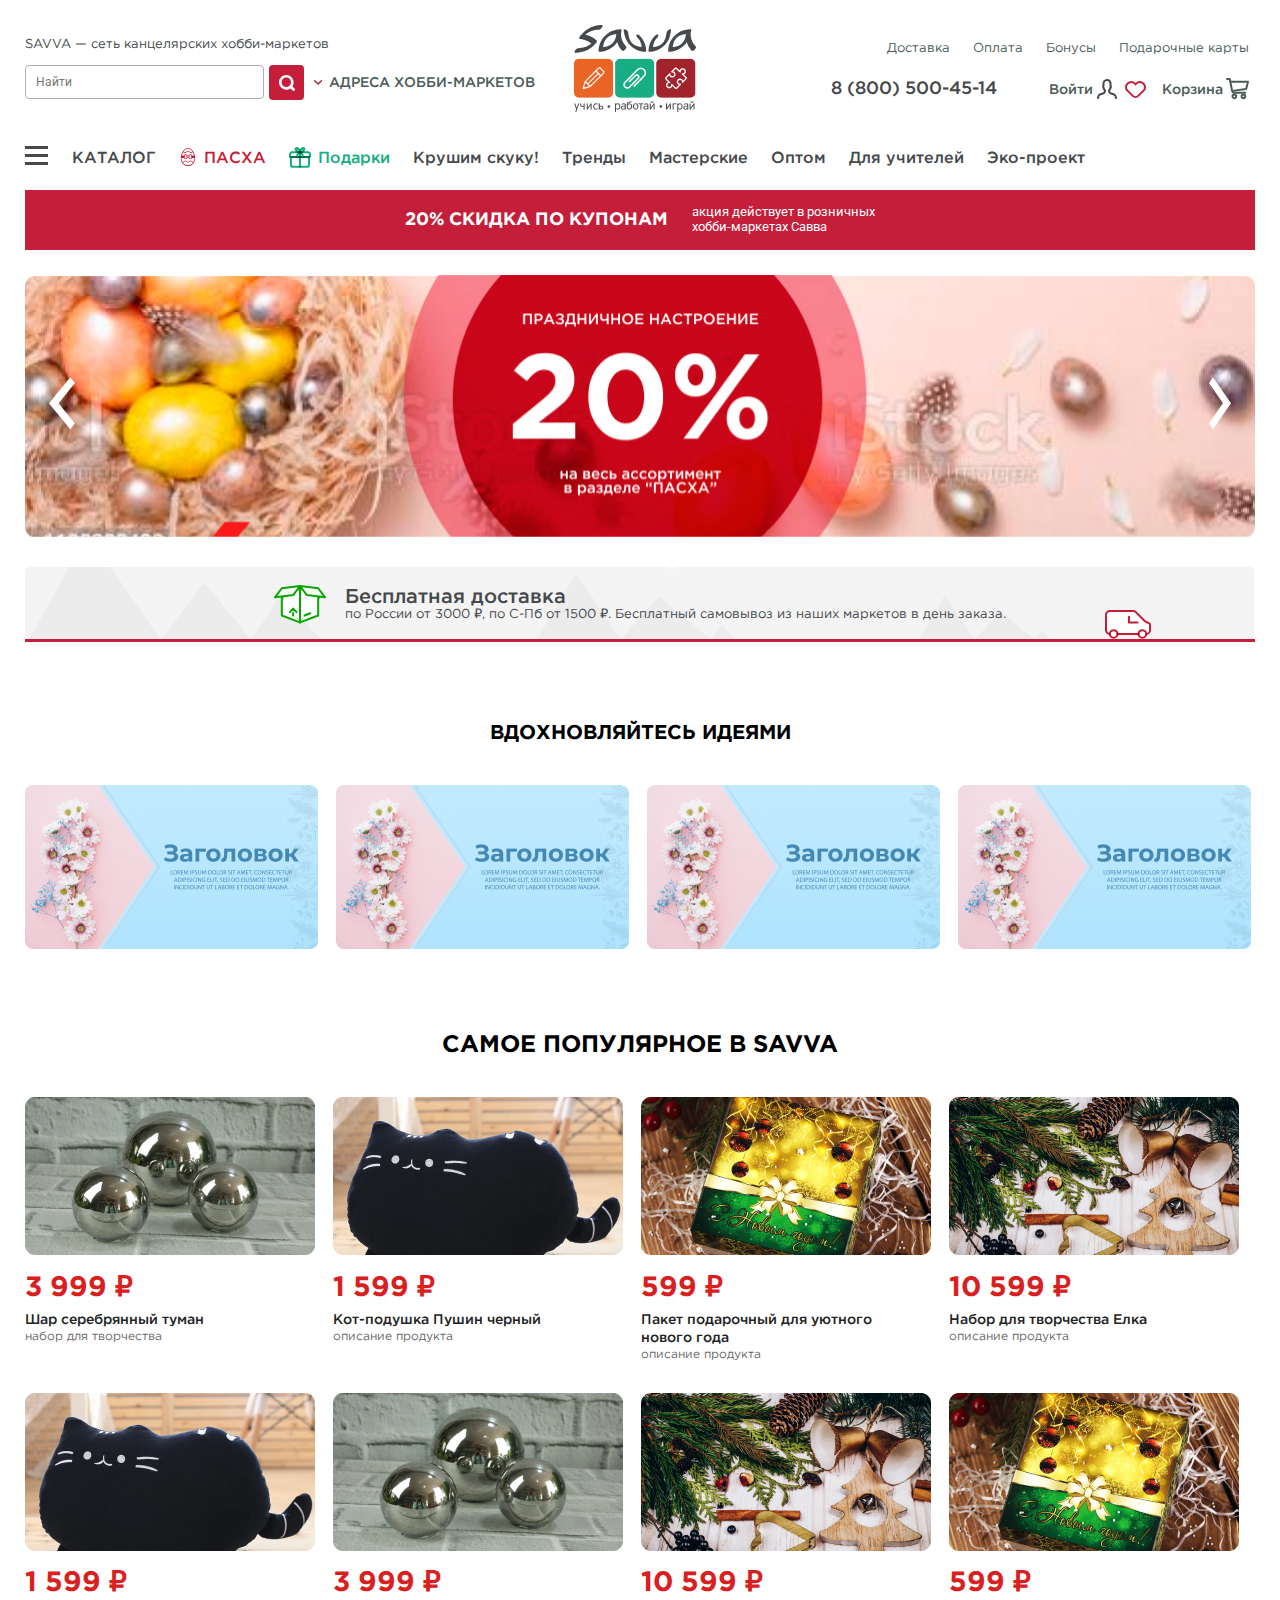
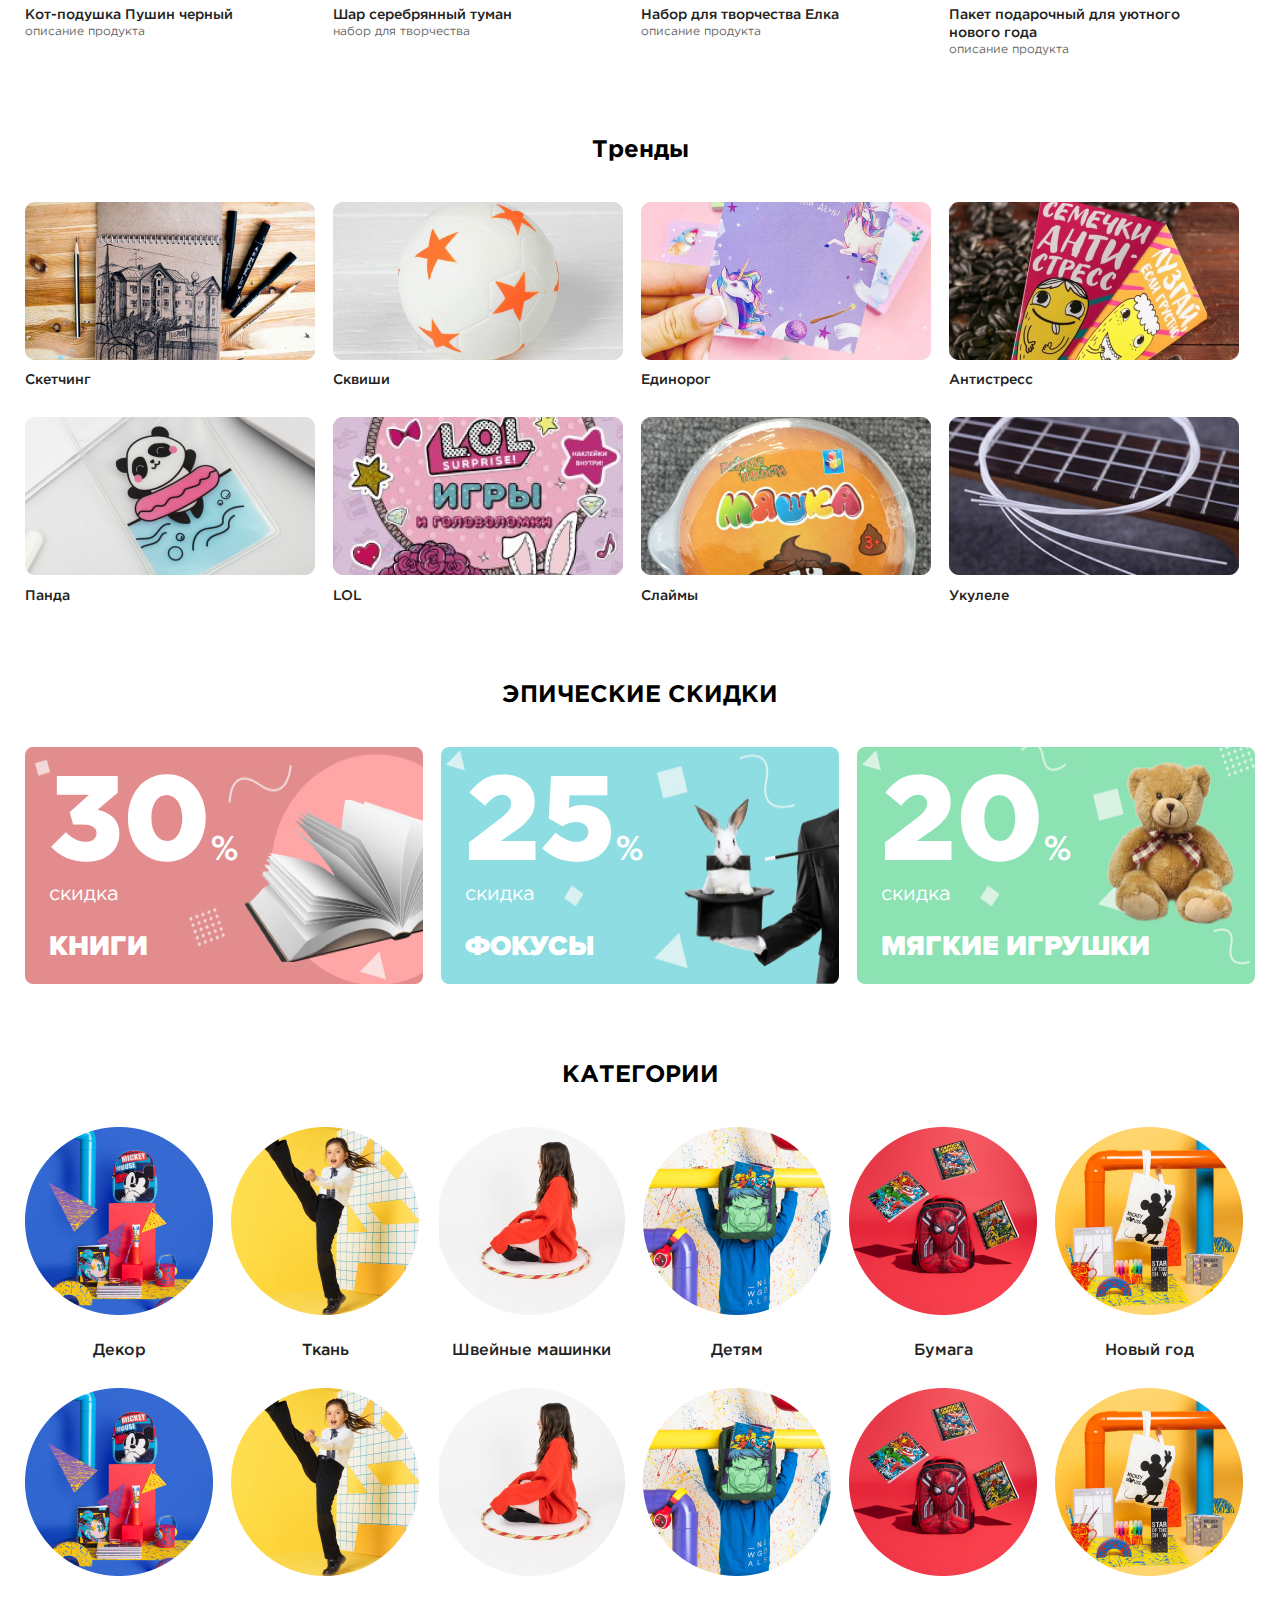
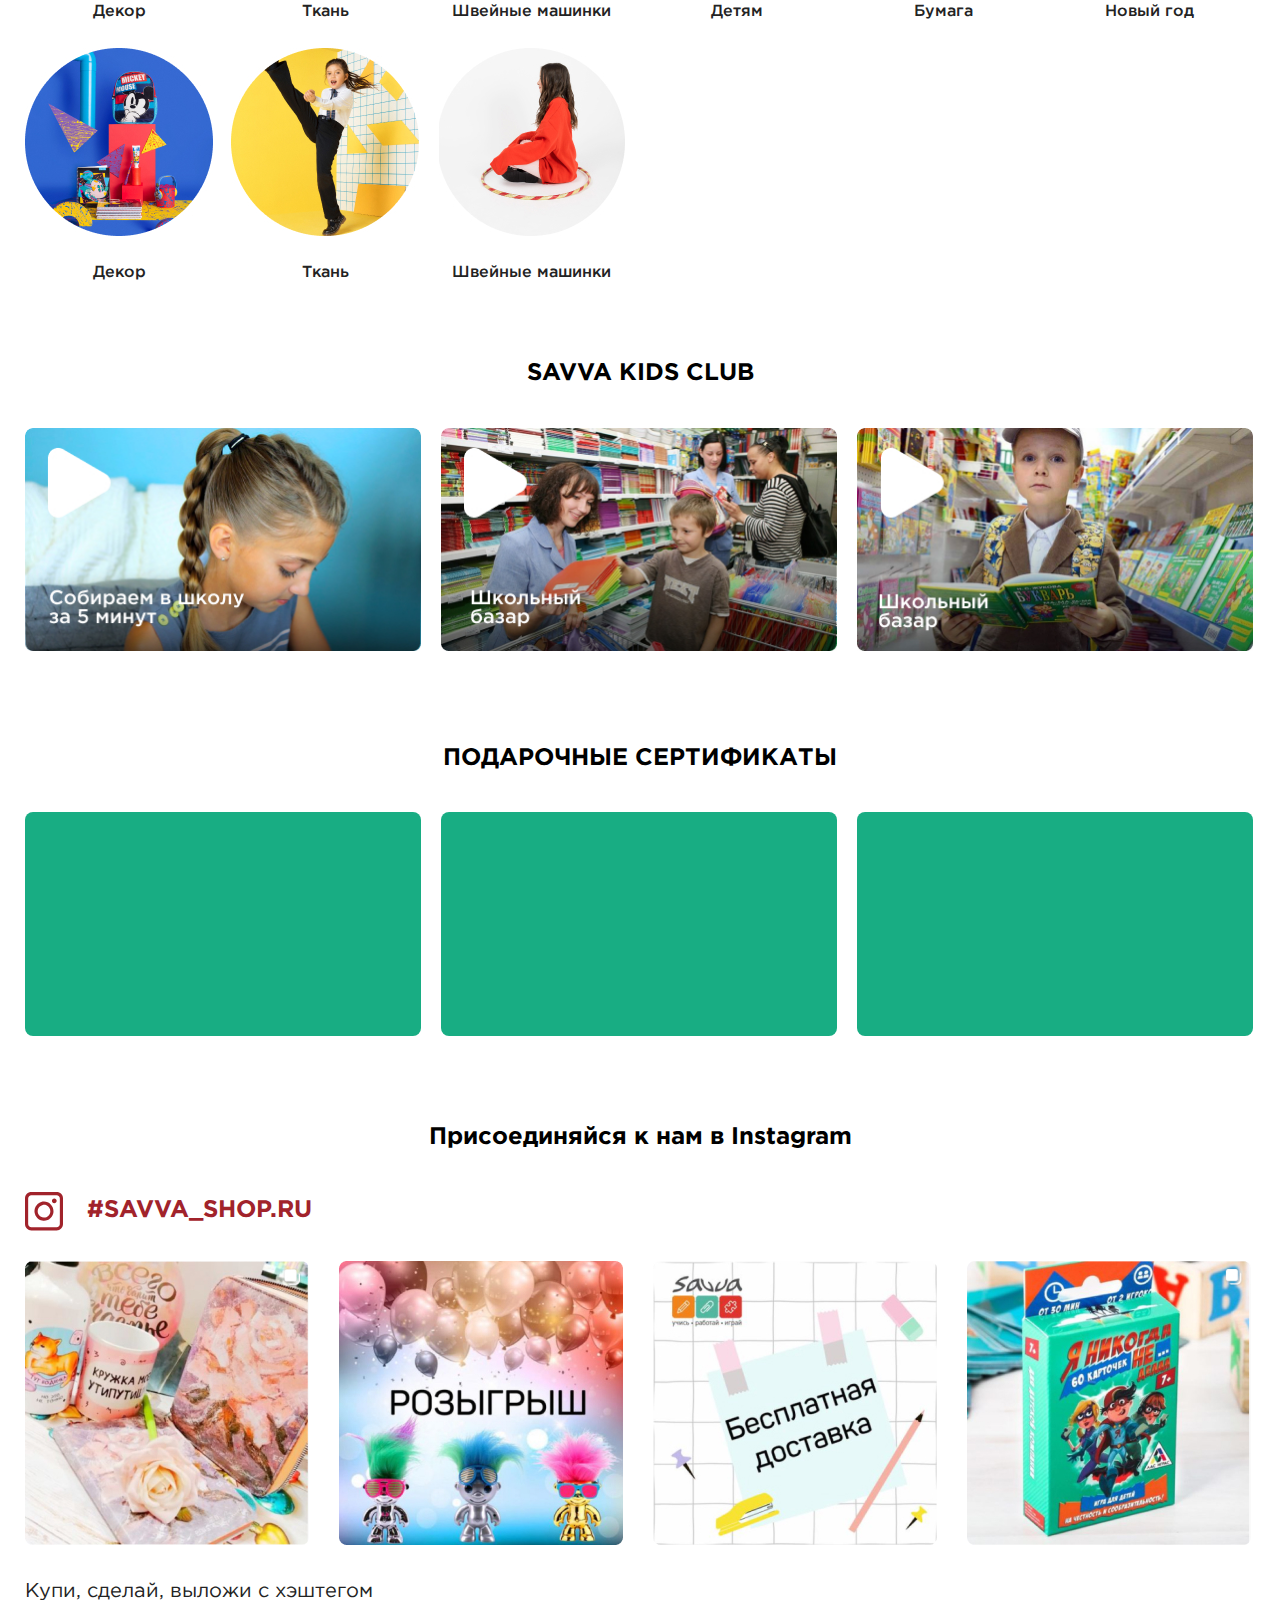
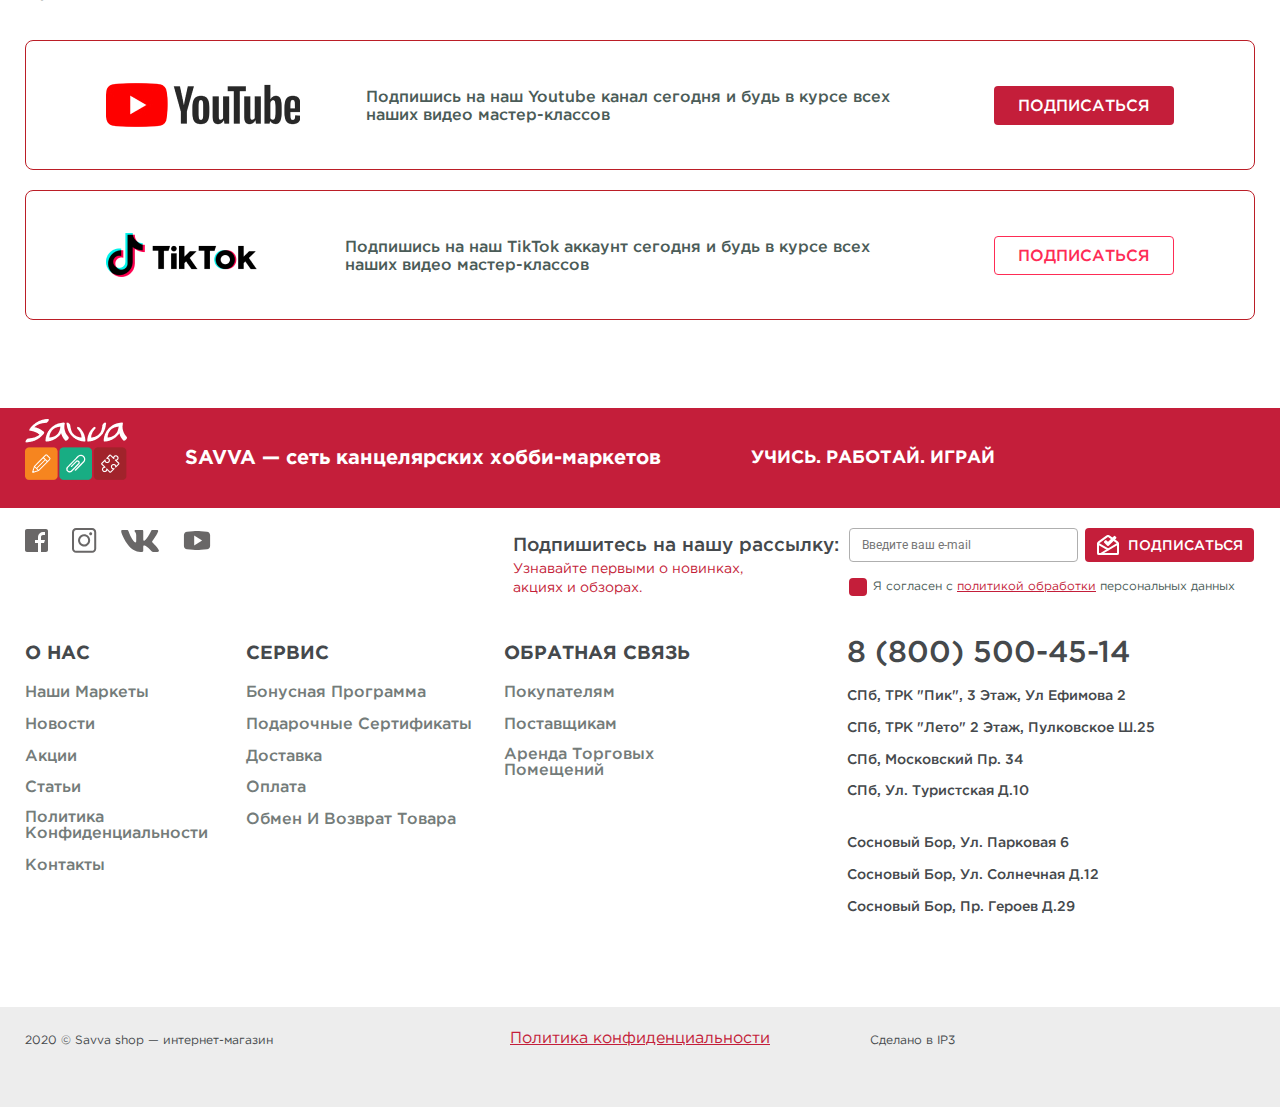
<file: index.html>
<!DOCTYPE html>
<html lang="en">

<head>
  <meta charset="UTF-8">
  <meta http-equiv="X-UA-Compatible" content="IE=edge">
  <meta name="viewport" content="width=device-width, initial-scale=1.0">
  <title>site</title>
  <link href="https://fonts.googleapis.com/css?family=Roboto:400" rel="stylesheet" />
  <link rel="stylesheet" href="css/normalize.css">
  <link rel="stylesheet" href="css/slick.css">
  <link rel="stylesheet" href="css/style.css">
  <link rel="stylesheet" href="css/media.css">
</head>

<body>
  <div class="wrapper">
    <header class='header'>
      <div class='header__top'>
        <div class='container'>
          <div class="header__top-flex">
            <div class="header__blok">
              <h6>SAVVA — cеть канцелярских хобби-маркетов</h6>
              <div class="header__blok-flex">
                <input type="text" placeholder="Найти" class="header__open-chearch">
                <button class="header__click-button">
                  <img src="images/Shape.svg" alt="alt">
                </button>
                <div class="header__seleted">
                  <img src="images/check.svg" alt="alt">
                  Адреса хобби-маркетов
                </div>
 
                <a href="#" class="header__vxod media">
                  Войти
                  <img src="images/vxod.svg" alt="alt">
                </a>
                <a href="#" class="header__live media">
                  <img src="images/live.svg" alt="alt">
                </a>
                <a href="#" class="header__cards media">
                  Корзина
                  <img src="images/card.svg" alt="alt">
                </a>
                <div class='header__burger media top1 header__burger-click1'>
                  <div class='header__burger-polosa1'></div>
                  <div class='header__burger-polosa'></div>
                  <div class='header__burger-polosa3'></div>
                </div>

              </div>

            </div>
            <a href="" class="header__logo">
              <img src="images/logo.jpg" alt="alt">
            </a>
            <div class="header__blok media">
              <nav class="header__nav-top">
                <ul>
                  <li><a href="#">Доставка</a></li>
                  <li><a href="#">Оплата</a></li>
                  <li><a href="#">Бонусы</a></li>
                  <li><a href="#">Подарочные карты</a></li>
                </ul>
              </nav>
              <a href="tel:88005004514" class="header__tell">8 (800) 500-45-14</a>
              <a href="#" class="header__vxod">
                Войти
                <img src="images/vxod.svg" alt="alt">
                <img src="images/live.svg" alt="alt">
              </a>
              <a href="#" class="header__cards">
                Корзина
                <img src="images/card.svg" alt="alt">
              </a>
            </div>
          </div>
        </div>
      </div>
      <div class='header__content'>
        <div class='container'>
          <div class="header__content-obertka">
            <div class='header__burger top media header__burger-click1'>
              <div class='header__burger-polosa1'></div>
              <div class='header__burger-polosa'></div>
              <div class='header__burger-polosa3'></div>
            </div>
            <nav class="header__nav-bottom header__menu-opendmedia">
              <div class='header__burger close media header__burger-click1'>
                <div class='header__burger-polosa1 opend'></div>
                <div class='header__burger-polosa opend'></div>
                <div class='header__burger-polosa3 opend'></div>
              </div>
              <ul>
                <li class="header__burger-click">
                  <div class='header__burger'>
                    <div class='header__burger-polosa1n'></div>
                    <div class='header__burger-polosan'></div>
                    <div class='header__burger-polosa3n'></div>
                  </div>
                  КАТАЛОГ

                  <div class="header__menu header__menu-opend">
                    <ul>
                      <li><a href="#"> Канцтовары</a></li>
                      <li><a href="#"> Рюкзаки, сумки</a></li>
                      <li><a href="#"> Игры</a></li>
                      <li><a href="#"> Игрушки</a></li>
                      <li><a href="#"> Творчество</a></li>
                      <li><a href="#"> Прикол зона</a></li>
                    </ul>
                    <ul>
                      <li><a href="#"> Батарейки</a></li>
                      <li><a href="#"> Корзины для бумаг</a></li>
                      <li><a href="#"> Корректоры</a></li>
                      <li><a href="#"> Калькуляторы</a></li>
                      <li><a href="#"> Демонстрационное оборудование</a></li>
                      <li><a href="#"> Дыроколы</a></li>
                      <li><a href="#"> Папки, регистраторы</a></li>
                      <li><a href="#"> Канцелярские мелочи</a></li>
                      <li><a href="#"> Калькуляторы</a></li>
                      <li><a href="#"> Компьютерная электроника</a></li>
                    </ul>
                    <ul>
                      <li> <a href="#"> Бумажная продукция</a></li>
                      <li> <a href="#"> Адресные папки</a></li>
                      <li> <a href="#"> Альбомы, бумага для рисования</a></li>
                      <li> <a href="#"> Бланки</a></li>
                      <li> <a href="#"> Блокноты</a></li>
                      <li> <a href="#"> Бумага для записи, клевой край</a></li>
                      <li> <a href="#"> Бумага для офисной техники</a></li>
                      <li> <a href="#"> Ватман, калька, карты</a></li>
                      <li> <a href="#"> Дневники, расписания</a></li>
                      <li> <a href="#"> Ежедневники</a></li>
                      <li> <a href="#"> Книги учета, канцелярские</a></li>
                      <li> <a href="#"> Музыкальные тетради, дневники</a></li>
                      <li> <a href="#"> Наклейки</a></li>
                      <li> <a href="#"> Предметные тетради</a></li>
                      <li> <a href="#"> Скетчбуки</a></li>
                      <li> <a href="#"> Тетради А4</a></li>
                      <li> <a href="#"> Тетради А5</a></li>
                      <li> <a href="#"> Цветная бумага</a></li>
                      <li> <a href="#"> Цветной картон</a></li>
                      <li> <a href="#"> Этикетки</a></li>
                    </ul>
                  </div>
                </li>
                <li>
                  <a href="#">
                    <img src="images/pasxa.svg" alt="alt">
                    ПАСХА
                  </a>
                </li>
                <li>
                  <a href="#">
                    <img src="images/podarok.svg" alt="alt">
                    Подарки
                  </a>
                </li>
                <li><a href="#">Крушим скуку!</a></li>
                <li><a href="#">Тренды</a></li>
                <li><a href="#">Мастерские</a></li>
                <li><a href="#">Оптом</a></li>
                <li><a href="#">Для учителей</a></li>
                <li><a href="#">Эко-проект</a></li>
              </ul>
            </nav>
          </div>
          <div class="section__polosa">
            <h2>
              20% СКИДКА ПО КУПОНАМ
            </h2>
            <p>
              акция действует в розничных
              хобби-маркетах Савва
            </p>
          </div>
        </div>
      </div>
    </header>

    <section class="section">
      <div class="container">
        <div class="section__slider-inner">
          <div class="section__slider">
            <div class="section__rei">
              <picture>
                <source srcset="images/sliderMedia.jpg" type="image/jpeg" media="(max-width:877px)">
                <img src="images/slider.jpg" alt="alt">
              </picture>
            </div>
            <div class="section__rei">
              <picture>
                <source srcset="images/sliderMedia.jpg" type="image/jpeg" media="(max-width:877px)">
                <img src="images/slider.jpg" alt="alt">
              </picture>
            </div>
            <div class="section__rei">
              <picture>
                <source srcset="images/sliderMedia.jpg" type="image/jpeg" media="(max-width:877px)">
                <img src="images/slider.jpg" alt="alt">
              </picture>
            </div>
            <div class="section__rei">
              <picture>
                <source srcset="images/sliderMedia.jpg" type="image/jpeg" media="(max-width:877px)">
                <img src="images/slider.jpg" alt="alt">
              </picture>
            </div>
          </div>

          <div class="section__arrow">
            <span class="section__left-slider">
              <img src="images/left.svg" alt="alt">
            </span>
            <span class="section__right-slider">
              <img src="images/right.svg" alt="alt">
            </span>
          </div>
        </div>

        <div class="section__polosa-bottom">
          <div class="section__blog-box">
            <img src="images/dostavka.svg" alt="alt">
            <h2>
              Бесплатная доставка
            </h2>
            <p>
              по России от 3000 ₽, по С-Пб от 1500 ₽. Бесплатный самовывоз из наших маркетов в день заказа.
            </p>
          </div>
          <img class="section__images" src="images/cart.svg" alt="alt">
          <img class="section__images1" src="images/polosa.jpg" alt="alt">
          <div class="section__border-bottom">
          </div>
        </div>
      </div>
    </section>


    <section class="about">
      <div class="container">
        <h4>Вдохновляйтесь идеями</h4>
        <div class="about__flex">
          <div class="about__items">
            <a href="#">
              <img src="images/about.jpg" alt="alt">
            </a>
          </div>
          <div class="about__items">
            <a href="#">
              <img src="images/about.jpg" alt="alt">
            </a>
          </div>
          <div class="about__items">
            <a href="#">
              <img src="images/about.jpg" alt="alt">
            </a>
          </div>
          <div class="about__items">
            <a href="#">
              <img src="images/about.jpg" alt="alt">
            </a>
          </div>
        </div>
        <h2>САМОЕ ПОПУЛЯРНОЕ В SAVVA</h2>
        <div class="about__flex">
          <div class="about__items">
            <a href="#">
              <img src="images/about4.jpg" alt="alt">
            </a>
            <h3>3 999 <strong>₽</strong></h3>
            <h5>Шар серебрянный туман</h5>
            <p>набор для творчества</p>
          </div>
          <div class="about__items">
            <a href="#">
              <img src="images/about3.jpg" alt="alt">
            </a>
            <h3>1 599 <strong>₽</strong></h3>
            <h5>Кот-подушка Пушин черный</h5>
            <p>описание продукта</p>
          </div>
          <div class="about__items">
            <a href="#">
              <img src="images/about2.jpg" alt="alt">
            </a>
            <h3>599 <strong>₽</strong></h3>
            <h5>Пакет подарочный для уютного<br>нового года</h5>
            <p>описание продукта</p>
          </div>
          <div class="about__items">
            <a href="#">
              <img src="images/about1.jpg" alt="alt">
            </a>
            <h3>10 599 <strong>₽</strong></h3>
            <h5>Набор для творчества Елка</h5>
            <p>описание продукта</p>
          </div>
          <div class="about__items">
            <a href="#">
              <img src="images/about3.jpg" alt="alt">
            </a>
            <h3>1 599 <strong>₽</strong></h3>
            <h5>Кот-подушка Пушин черный</h5>
            <p>описание продукта</p>
          </div>
          <div class="about__items">
            <a href="#">
              <img src="images/about4.jpg" alt="alt">
            </a>
            <h3>3 999 <strong>₽</strong></h3>
            <h5>Шар серебрянный туман</h5>
            <p>набор для творчества</p>
          </div>
          <div class="about__items">
            <a href="#">
              <img src="images/about1.jpg" alt="alt">
            </a>
            <h3>10 599 <strong>₽</strong></h3>
            <h5>Набор для творчества Елка</h5>
            <p>описание продукта</p>
          </div>
          <div class="about__items">
            <a href="#">
              <img src="images/about2.jpg" alt="alt">
            </a>
            <h3>599 <strong>₽</strong></h3>
            <h5>Пакет подарочный для уютного<br>нового года</h5>
            <p>описание продукта</p>
          </div>
        </div>
        <h2>Тренды</h2>
        <div class="about__flex">
          <div class="about__items">
            <a href="#">
              <img src="images/Sketching.jpg" alt="alt">
            </a>
            <h5>Скетчинг</h5>
          </div>
          <div class="about__items">
            <a href="#">
              <img src="images/Squish.jpg" alt="alt">
            </a>
            <h5>Сквиши</h5>
          </div>
          <div class="about__items">
            <a href="#">
              <img src="images/Unicorn.jpg" alt="alt">
            </a>
            <h5>Единорог</h5>
          </div>
          <div class="about__items">
            <a href="#">
              <img src="images/Antistress.jpg" alt="alt">
            </a>
            <h5>Антистресс</h5>
          </div>
          <div class="about__items">
            <a href="#">
              <img src="images/Panda.jpg" alt="alt">
            </a>
            <h5>Панда</h5>
          </div>
          <div class="about__items">
            <a href="#">
              <img src="images/LOL.jpg" alt="alt">
            </a>
            <h5>LOL</h5>
          </div>
          <div class="about__items">
            <a href="#">
              <img src="images/Slimes.jpg" alt="alt">
            </a>
            <h5>Слаймы</h5>
          </div>
          <div class="about__items">
            <a href="#">
              <img src="images/Ukulele.jpg" alt="alt">
            </a>
            <h5>Укулеле</h5>
          </div>
        </div>
        <h2>ЭПИЧЕСКИЕ СКИДКИ</h2>
        <div class="about__flex">
          <div class="about__items brazzers">
            <a href="#">
              <div class="about__brazzers">
                <div class="about__brazzers-blog">
                  <h1>30</h1>
                  <span>%</span>
                </div>
                <p>скидка</p>
                <h3>КНИГИ</h3>              
              </div> 
            </a>
          </div>
          <div class="about__items brazzers">
            <a href="#">
              <div class="about__brazzers">
                <div class="about__brazzers-blog">
                  <h1>25</h1>
                  <span>%</span>
                </div>
                <p>скидка</p>
                <h3>ФОКУСЫ</h3>              
              </div> 
            </a>
          </div>
          <div class="about__items brazzers">
            <a href="#">
              <div class="about__brazzers">
                <div class="about__brazzers-blog">
                  <h1>20</h1>
                  <span>%</span>
                </div>
                <p>скидка</p>
                <h3>МЯГКИЕ ИГРУШКИ</h3>              
              </div>            
            </a>
          </div>
        </div>
        <h2>КАТЕГОРИИ</h2>
        <div class="about__flex">
          <div class="about__items">
            <a href="#">
              <img src="images/Decor.jpg" alt="alt">
            </a>
            <span>Декор</span>
          </div>
          <div class="about__items">
            <a href="#">
              <img src="images/thecloth.jpg" alt="alt">
            </a>
            <span>Ткань</span>
          </div>
          <div class="about__items">
            <a href="#">
              <img src="images/Sewingmachines.jpg" alt="alt">
            </a>
            <span>Швейные машинки</span>
          </div>
          <div class="about__items">
            <a href="#">
              <img src="images/Forchildren.jpg" alt="alt">
            </a>
            <span>Детям</span>
          </div>
          <div class="about__items">
            <a href="#">
              <img src="images/Paper.jpg" alt="alt">
            </a>
            <span>Бумага</span>
          </div>
          <div class="about__items">
            <a href="#">
              <img src="images/Newear.jpg" alt="alt">
            </a>
            <span>Новый год</span>
          </div>
          <div class="about__items">
            <a href="#">
              <img src="images/Decor.jpg" alt="alt">
            </a>
            <span>Декор</span>
          </div>
          <div class="about__items">
            <a href="#">
              <img src="images/thecloth.jpg" alt="alt">
            </a>
            <span>Ткань</span>
          </div>
          <div class="about__items">
            <a href="#">
              <img src="images/Sewingmachines.jpg" alt="alt">
            </a>
            <span>Швейные машинки</span>
          </div>
          <div class="about__items">
            <a href="#">
              <img src="images/Forchildren.jpg" alt="alt">
            </a>
            <span>Детям</span>
          </div>
          <div class="about__items">
            <a href="#">
              <img src="images/Paper.jpg" alt="alt">
            </a>
            <span>Бумага</span>
          </div>
          <div class="about__items">
            <a href="#">
              <img src="images/Newear.jpg" alt="alt">
            </a>
            <span>Новый год</span>
          </div>
          <div class="about__items">
            <a href="#">
              <img src="images/Decor.jpg" alt="alt">
            </a>
            <span>Декор</span>
          </div>
          <div class="about__items">
            <a href="#">
              <img src="images/thecloth.jpg" alt="alt">
            </a>
            <span>Ткань</span>
          </div>
          <div class="about__items">
            <a href="#">
              <img src="images/Sewingmachines.jpg" alt="alt">
            </a>
            <span>Швейные машинки</span>
          </div>

        </div>


      </div>
    </section>

    <section class="network">
      <div class="container">
        <h2>SAVVA KIDS CLUB</h2>
        <div class="network__flex">
          <div class="network__items">
            <a href="#">
              <img src="images/bazar.jpg" alt="alt">
            </a>
          </div>
          <div class="network__items">
            <a href="#">
              <img src="images/bazar1.jpg" alt="alt">
            </a>
          </div>
          <div class="network__items">
            <a href="#">
              <img src="images/bazar2.jpg" alt="alt">
            </a>
          </div>
        </div>
        <h2>ПОДАРОЧНЫЕ СЕРТИФИКАТЫ</h2>
        <div class="network__flex">
          <div class="network__items height">

          </div>
          <div class="network__items height">

          </div>
          <div class="network__items height">

          </div>

        </div>
        <h2>Присоединяйся к нам в Instagram</h2>
        <a href="SAVVA_SHOP.RU" class="network__instagram">
          <img src="images/instagram.svg" alt="alt">
          #SAVVA_SHOP.RU
        </a>
        <div class="network__flex-instagram">
          <div class="network__items-instagram">
            <a href="#">
              <img src="images/network.jpg" alt="alt">
            </a>
          </div>
          <div class="network__items-instagram">
            <a href="#">
              <img src="images/network1.jpg" alt="alt">
            </a>
          </div>
          <div class="network__items-instagram">
            <a href="#">
              <img src="images/network2.jpg" alt="alt">
            </a>
          </div>
          <div class="network__items-instagram">
            <a href="#">
              <img src="images/network3.jpg" alt="alt">
            </a>
          </div>
        </div>
        <p>Купи, сделай, выложи с хэштегом</p>
        <div class="network__new">
          <img src="images/YouTube.jpg" alt="alt">
          <span>Подпишись на наш Youtube канал сегодня и будь в курсе всех наших видео мастер-классов</span>
          <a href="#" class="network__btn">ПОДПИСАТЬСЯ</a>
        </div>
        <div class="network__new">
          <img src="images/TikTok.jpg" alt="alt">
          <span>Подпишись на наш TikTok аккаунт сегодня и будь в курсе всех наших видео мастер-классов</span>
          <a href="#" class="network__btn white">ПОДПИСАТЬСЯ</a>
        </div>
      </div>
    </section>
  </div>

  <footer class="footer">
    <div class="footer__about">
      <div class="container">
        <div class="footer__flex-top">
          <a href="/">
            <img src="images/logo.png" alt="alt">
          </a>
          <h3>SAVVA — cеть канцелярских хобби-маркетов</h3>
          <h4>УЧИСЬ. РАБОТАЙ. ИГРАЙ</h4>
        </div>
      </div>
    </div>
     <div class="container">
      <div class="footer__inner">    
      <div class="footer__box">
        <div class="footer__icon">
          <a href="#">
            <img src="images/facebook.svg" alt="alt">
          </a>
          <a href="#">
            <img src="images/InstagramF.svg" alt="alt">
          </a>
          <a href="#">
            <img src="images/vk.svg" alt="alt">
          </a>
          <a href="#">
            <img src="images/Youtub.svg" alt="alt">
          </a>
        </div>
        <div class="footer__raccylka">
          <div class="footer__text">
            <h5>Подпишитесь на нашу рассылку: </h5>
            <p>
              Узнавайте первыми о новинках,<br>
              акциях и обзорах.
            </p>
          </div>
          <form class="footer__input">
            <input type="text" placeholder="Введите ваш e-mail">
            <button>
              <img src="images/mail.svg" alt="alt">
              ПОДПИСАТЬСЯ
            </button>
            <div class="footer__checkbox">
              <input type="checkbox" class="footer__checkbox-box" id="hello">
              <label for="hello" class="footer__checkbox-title">
                Я согласен с <a href="#">политикой обработки</a> персональных данных
              </label>
            </div>
          </form>
        </div>
      </div>
      <div class="footer__flex">
        <nav class="footer__nav">
          <ul>
            <li>О НАС</li>
            <li><a href="#">Наши маркеты</a></li>
            <li><a href="#">Новости</a></li>
            <li><a href="#">Акции</a></li>
            <li><a href="#">Статьи</a></li>
            <li><a href="#">Политика конфиденциальности</a></li>
            <li><a href="#">Контакты</a></li>
          </ul>
        </nav>
        <nav class="footer__nav">
          <ul>
            <li>СЕРВИС</li>
            <li><a href="#">Бонусная программа</a></li>
            <li><a href="#">Подарочные сертификаты</a></li>
            <li><a href="#">Доставка</a></li>
            <li><a href="#">Оплата</a></li>
            <li><a href="#">Обмен и возврат товара</a></li>
          </ul>
        </nav>
        <nav class="footer__nav">
          <ul>
            <li>Обратная связь</li>
            <li><a href="#">Покупателям</a></li>
            <li><a href="#">Поставщикам</a></li>
            <li><a href="#">Аренда торговых помещений</a></li>
          </ul>
        </nav>
        <nav class="footer__nav">
          <ul>
            <li class="phone"><a href="tel:88005004514">8 (800) 500-45-14</a></li>
            <li><span>СПб, ТРК "Пик", 3 этаж, ул Ефимова 2</span></li>
            <li><span>СПб, ТРК "Лето" 2 этаж, Пулковское ш.25</span></li>
            <li><span>СПб, Московский пр. 34</span></li>
            <li><span>СПб, ул. Туристская д.10</span></li>
            <li><span>Сосновый Бор, ул. Парковая 6</span></li>
            <li><span>Сосновый Бор, ул. Солнечная д.12</span></li>
            <li><span>Сосновый Бор, пр. Героев д.29 </span></li>
          </ul>
        </nav>
      </div>
    </div>
    </div>
    <div class="footer__bottom">
      <div class="container">
        <div class="footer__bottom-flex">        
        <p>2020 © Savva shop — интернет-магазин</p>
        <a href="#">Политика конфиденциальности</a>
        <p>Сделано в IP3</p>
      </div>
      </div>
    </div> 
  </footer>  


  <script src="js/jquery-3.5.1.min.js"></script>
  <script src="js/slick.min.js"></script>
  <script src="js/script.js"></script>
</body>

</html>
</file>
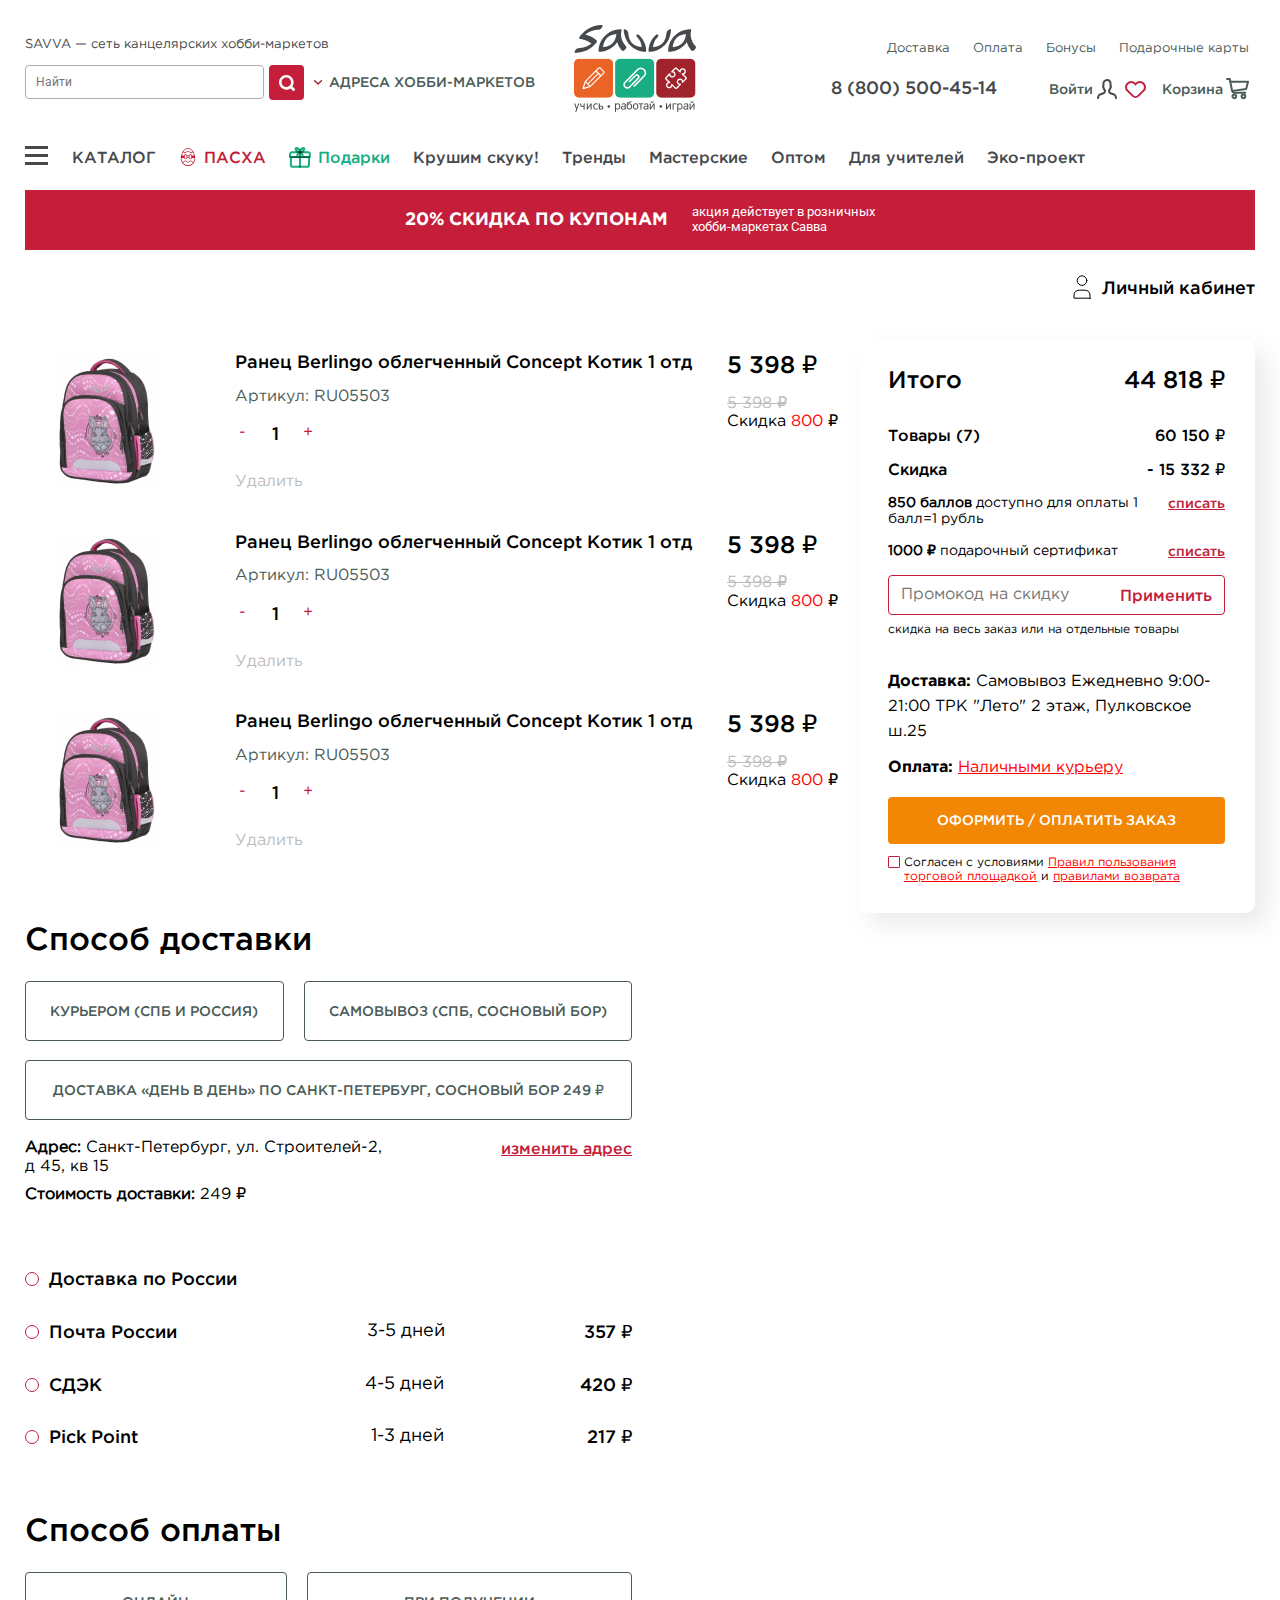
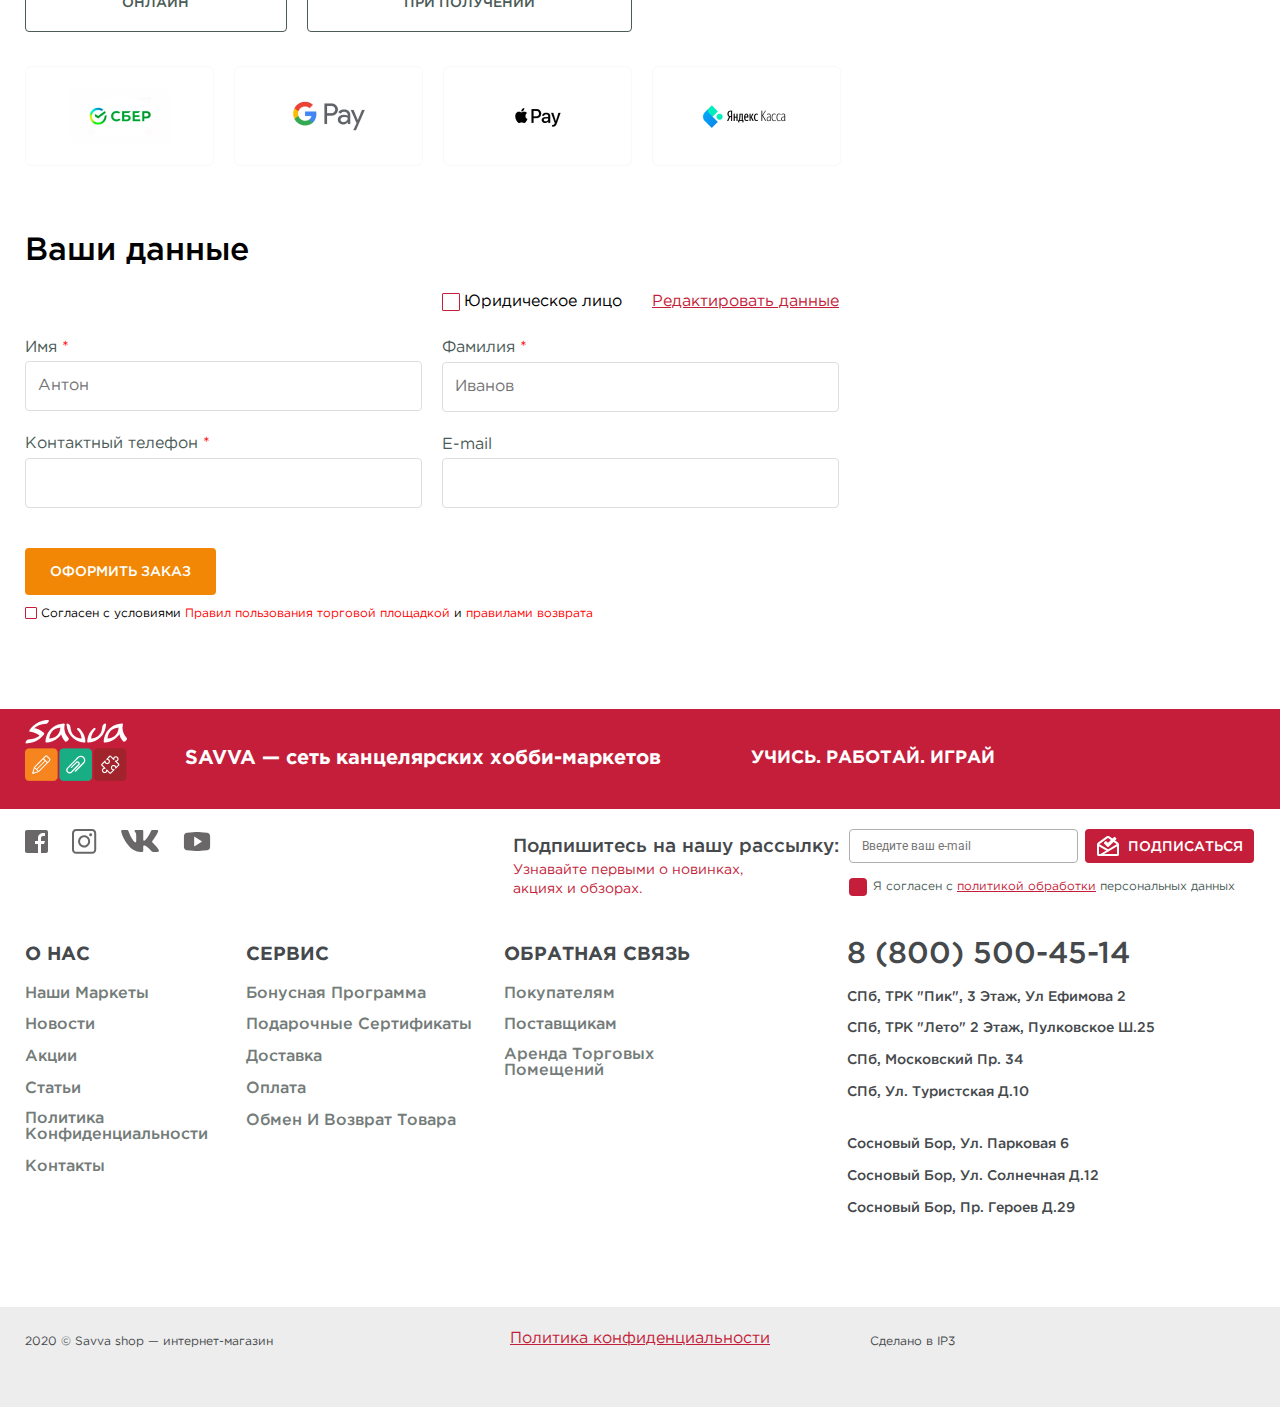
<file: Basket.html>
<!DOCTYPE html>
<html lang="en">

<head>
  <meta charset="UTF-8">
  <meta http-equiv="X-UA-Compatible" content="IE=edge">
  <meta name="viewport" content="width=device-width, initial-scale=1.0">
  <title>site</title>
  <link href="https://fonts.googleapis.com/css?family=Roboto: 400, 500, 600" rel="stylesheet" />
  <link rel="stylesheet" href="css/normalize.css">
  <link rel="stylesheet" href="css/slick.css">
  <link rel="stylesheet" href="css/style.css">
  <link rel="stylesheet" href="css/media.css">
</head>

<body>

  <div class="wrapper">
    <header class='header'>
      <div class='header__top'>
        <div class='container'>
          <div class="header__top-flex">
            <div class="header__blok">
              <h6>SAVVA — cеть канцелярских хобби-маркетов</h6>
              <div class="header__blok-flex">
                <input type="text" placeholder="Найти" class="header__open-chearch">
                <button class="header__click-button">
                  <img src="images/Shape.svg" alt="alt">
                </button>
                <div class="header__seleted">
                  <img src="images/check.svg" alt="alt">
                  Адреса хобби-маркетов
                </div>
 
                <a href="#" class="header__vxod media">
                  Войти
                  <img src="images/vxod.svg" alt="alt">
                </a>
                <a href="#" class="header__live media">
                  <img src="images/live.svg" alt="alt">
                </a>
                <a href="#" class="header__cards media">
                  Корзина
                  <img src="images/card.svg" alt="alt">
                </a>
                <div class='header__burger media top1 header__burger-click1'>
                  <div class='header__burger-polosa1'></div>
                  <div class='header__burger-polosa'></div>
                  <div class='header__burger-polosa3'></div>
                </div>

              </div>

            </div>
            <a href="" class="header__logo">
              <img src="images/logo.jpg" alt="alt">
            </a>
            <div class="header__blok media">
              <nav class="header__nav-top">
                <ul>
                  <li><a href="#">Доставка</a></li>
                  <li><a href="#">Оплата</a></li>
                  <li><a href="#">Бонусы</a></li>
                  <li><a href="#">Подарочные карты</a></li>
                </ul>
              </nav>
              <a href="tel:88005004514" class="header__tell">8 (800) 500-45-14</a>
              <a href="#" class="header__vxod">
                Войти
                <img src="images/vxod.svg" alt="alt">
                <img src="images/live.svg" alt="alt">
              </a>
              <a href="#" class="header__cards">
                Корзина
                <img src="images/card.svg" alt="alt">
              </a>
            </div>
          </div>
        </div>
      </div>
      <div class='header__content'>
        <div class='container'>
          <div class="header__content-obertka">
            <div class='header__burger top media header__burger-click1'>
              <div class='header__burger-polosa1'></div>
              <div class='header__burger-polosa'></div>
              <div class='header__burger-polosa3'></div>
            </div>
            <nav class="header__nav-bottom header__menu-opendmedia">
              <div class='header__burger close media header__burger-click1'>
                <div class='header__burger-polosa1 opend'></div>
                <div class='header__burger-polosa opend'></div>
                <div class='header__burger-polosa3 opend'></div>
              </div>
              <ul>
                <li class="header__burger-click">
                  <div class='header__burger'>
                    <div class='header__burger-polosa1n'></div>
                    <div class='header__burger-polosan'></div>
                    <div class='header__burger-polosa3n'></div>
                  </div>
                  КАТАЛОГ

                  <div class="header__menu header__menu-opend">
                    <ul>
                      <li><a href="#"> Канцтовары</a></li>
                      <li><a href="#"> Рюкзаки, сумки</a></li>
                      <li><a href="#"> Игры</a></li>
                      <li><a href="#"> Игрушки</a></li>
                      <li><a href="#"> Творчество</a></li>
                      <li><a href="#"> Прикол зона</a></li>
                    </ul>
                    <ul>
                      <li><a href="#"> Батарейки</a></li>
                      <li><a href="#"> Корзины для бумаг</a></li>
                      <li><a href="#"> Корректоры</a></li>
                      <li><a href="#"> Калькуляторы</a></li>
                      <li><a href="#"> Демонстрационное оборудование</a></li>
                      <li><a href="#"> Дыроколы</a></li>
                      <li><a href="#"> Папки, регистраторы</a></li>
                      <li><a href="#"> Канцелярские мелочи</a></li>
                      <li><a href="#"> Калькуляторы</a></li>
                      <li><a href="#"> Компьютерная электроника</a></li>
                    </ul>
                    <ul>
                      <li> <a href="#"> Бумажная продукция</a></li>
                      <li> <a href="#"> Адресные папки</a></li>
                      <li> <a href="#"> Альбомы, бумага для рисования</a></li>
                      <li> <a href="#"> Бланки</a></li>
                      <li> <a href="#"> Блокноты</a></li>
                      <li> <a href="#"> Бумага для записи, клевой край</a></li>
                      <li> <a href="#"> Бумага для офисной техники</a></li>
                      <li> <a href="#"> Ватман, калька, карты</a></li>
                      <li> <a href="#"> Дневники, расписания</a></li>
                      <li> <a href="#"> Ежедневники</a></li>
                      <li> <a href="#"> Книги учета, канцелярские</a></li>
                      <li> <a href="#"> Музыкальные тетради, дневники</a></li>
                      <li> <a href="#"> Наклейки</a></li>
                      <li> <a href="#"> Предметные тетради</a></li>
                      <li> <a href="#"> Скетчбуки</a></li>
                      <li> <a href="#"> Тетради А4</a></li>
                      <li> <a href="#"> Тетради А5</a></li>
                      <li> <a href="#"> Цветная бумага</a></li>
                      <li> <a href="#"> Цветной картон</a></li>
                      <li> <a href="#"> Этикетки</a></li>
                    </ul>
                  </div>
                </li>
                <li>
                  <a href="#">
                    <img src="images/pasxa.svg" alt="alt">
                    ПАСХА
                  </a>
                </li>
                <li>
                  <a href="#">
                    <img src="images/podarok.svg" alt="alt">
                    Подарки
                  </a>
                </li>
                <li><a href="#">Крушим скуку!</a></li>
                <li><a href="#">Тренды</a></li>
                <li><a href="#">Мастерские</a></li>
                <li><a href="#">Оптом</a></li>
                <li><a href="#">Для учителей</a></li>
                <li><a href="#">Эко-проект</a></li>
              </ul>
            </nav>
          </div>
          <div class="section__polosa">
            <h2>
              20% СКИДКА ПО КУПОНАМ
            </h2>
            <p>
              акция действует в розничных
              хобби-маркетах Савва
            </p>
          </div>
        </div>
      </div>
    </header>

    <section class="basket">
      <div class="container">
        <a href="#" class="basket__cabinet">
          <img src="images/user.svg" alt="alt">
          Личный кабинет
        </a>
        <div class="basket__flex">
          <div class="basket__blog">
            <div class="basket__blog-box">
              <div class="basket__items">
                <img src="images/basket.jpg" alt="alt">
              </div>
              <div class="basket__items">
                <h4>Ранец Berlingo облегченный Concept Котик 1 отд</h4>
                <p>Артикул: RU05503</p>
                <div class="basket__value">
                  <button class="basket__minus" type="button">-</button>
                  <input type="text" name="field" class="basket__input" value="1" />
                  <button class="basket__plus" type="button">+</button>
                </div>
                <span class="basket__reset">Удалить</span>
              </div>
              <div class="basket__items">
                <h2>5 398 ₽</h2>
                <s>5 398 ₽</s>
                <div class="basket__price">
                  <span class="basket__scidka">Скидка <span class="red">800</span> ₽</span>
                </div>

              </div>

            </div>
            <div class="basket__blog-box">
              <div class="basket__items">
                <img src="images/basket.jpg" alt="alt">
              </div>
              <div class="basket__items">
                <h4>Ранец Berlingo облегченный Concept Котик 1 отд</h4>
                <p>Артикул: RU05503</p>
                <div class="basket__value">
                  <button class="basket__minus" type="button">-</button>
                  <input type="text" name="field" class="basket__input" value="1" />
                  <button class="basket__plus" type="button">+</button>
                </div>
                <span class="basket__reset">Удалить</span>
              </div>
              <div class="basket__items">
                <h2>5 398 ₽</h2>
                <s>5 398 ₽</s>
                <div class="basket__price">
                  <span class="basket__scidka">Скидка <span class="red">800</span> ₽</span>
                </div>

              </div>

            </div>
            <div class="basket__blog-box">
              <div class="basket__items">
                <img src="images/basket.jpg" alt="alt">
              </div>
              <div class="basket__items">
                <h4>Ранец Berlingo облегченный Concept Котик 1 отд</h4>
                <p>Артикул: RU05503</p>
                <div class="basket__value">
                  <button class="basket__minus" type="button">-</button>
                  <input type="text" name="field" class="basket__input" value="1" />
                  <button class="basket__plus" type="button">+</button>
                </div>
                <span class="basket__reset">Удалить</span>
              </div>
              <div class="basket__items">
                <h2>5 398 ₽</h2>
                <s>5 398 ₽</s>
                <div class="basket__price">
                  <span class="basket__scidka">Скидка <span class="red">800</span> ₽</span>
                </div>

              </div>

            </div>
          </div>
          <div class="basket__blog1">
            <div class="basket__arrange">
              <div class="basket__arrange-obertka">
                <h2>Итого</h2>
                <h2>44 818 ₽</h2>
              </div>
              <div class="basket__arrange-obertka">
                <h5>Товары (7)</h5>
                <h5>60 150 ₽</h5>
              </div>
              <div class="basket__arrange-obertka">
                <h5>Скидка</h5>
                <h5>- 15 332 ₽</h5>
              </div>
              <div class="basket__arrange-obertka">
                <p><strong>850 баллов</strong> доступно для оплаты 1 балл=1 рубль</p>
                <a href="#">списать</a>
              </div>
              <div class="basket__arrange-obertka">
                <p><strong>1000 ₽</strong> подарочный сертификат</p>
                <a href="#">списать</a>
              </div>
              <div class="basket__arrange-promocod">
                <input type="text" placeholder="Промокод на скидку">
                <a href="#">Применить</a>
              </div>
              <p class="basket__promocod">скидка на весь заказ или на отдельные товары</p>
              <p class="basket__delivery">
                <strong>Доставка:</strong> Самовывоз
                Ежедневно 9:00-21:00
                ТРК "Лето" 2 этаж, Пулковское ш.25
              </p>
              <p class="basket__oplata">
                <strong>Оплата:</strong>
                <a href="#">Наличными курьеру</a>
              </p>
              <button href="#" class="basket__btn">
                ОФОРМИТЬ / Оплатить заказ
              </button>
              <div class="basket__checkbox">
                <input type="checkbox" class="basket__checkbox-box" id="input">
                <label for="input" class="basket__checkbox-title">
                  Согласен с условиями <a href="#">Правил пользования торговой площадкой</a> и <a href="#">правилами
                    возврата</a>
                </label>
              </div>
            </div>
          </div>
        </div>
         <form action="#">
          <div class="basket__way">
            <h1>Способ доставки</h1>
            <div class="basket__way-flex">
              <a href="#">Курьером (СПб и Россия)</a>
              <a href="#">Самовывоз (СПб, Сосновый Бор)</a>
              <a href="#">Доставка «День в день» по Санкт-Петербург, Сосновый Бор 249 ₽</a>
            </div>
            <div class="basket__way-text">
              <p>
                <strong>Адрес:</strong> Санкт-Петербург, ул. Строителей-2, д 45, кв 15
              </p>
              <a href="#">изменить адрес</a>
            </div>
            <p class="basket__way-stoimost margin">
              <strong>Стоимость доставки:</strong> 249 ₽
            </p>
            <div class="basket__checkboxway">
              <input type="radio" class="basket__checkbox-boxway" id="radio" name="nameRadio">
              <label for="radio" class="basket__checkbox-titleway">
                <span class="basket__width">Доставка по России</span>
              </label>
            </div>
            <div class="basket__way-open">
              <div class="basket__way-text">
                <p>
                  <strong>Адрес:</strong> Санкт-Петербург, ул. Строителей-2, д 45, кв 15
                </p>
                <a href="#">изменить адрес</a>
              </div>
              <p class="basket__way-stoimost">
                <strong>Служба доставки:</strong>
              </p>
            </div>
            <div class="basket__checkboxway">
              <input type="radio" class="basket__checkbox-boxway" id="radio1" name="nameRadio">
              <label for="radio1" class="basket__checkbox-titleway">
                <span class="basket__width">Почта России</span> <span class="regular">3-5 дней</span> <span>357 ₽</span>
              </label>
            </div>
            <div class="basket__way-open">
              <div class="basket__way-text">
                <p>
                  <strong>Адрес:</strong> Санкт-Петербург, ул. Строителей-2, д 45, кв 15
                </p>
                <a href="#">изменить адрес</a>
              </div>
              <p class="basket__way-stoimost">
                <strong>Служба доставки:</strong>
              </p>
            </div>
            <div class="basket__checkboxway">
              <input type="radio" class="basket__checkbox-boxway" id="radio2" name="nameRadio">
              <label for="radio2" class="basket__checkbox-titleway">
                <span class="basket__width">СДЭК</span> <span class="regular">4-5 дней</span> <span>420 ₽</span>
              </label>
            </div>
            <div class="basket__way-open">
              <div class="basket__way-text">
                <p>
                  <strong>Адрес:</strong> Санкт-Петербург, ул. Строителей-2, д 45, кв 15
                </p>
                <a href="#">изменить адрес</a>
              </div>
              <p class="basket__way-stoimost">
                <strong>Служба доставки:</strong>
              </p>
            </div>
            <div class="basket__checkboxway">
              <input type="radio" class="basket__checkbox-boxway" id="radio3" name="nameRadio">
              <label for="radio3" class="basket__checkbox-titleway">
                <span class="basket__width">Pick Point</span> <span class="regular">1-3 дней</span> <span>217 ₽</span>
              </label>
            </div>
            <div class="basket__way-open">
              <div class="basket__way-text">
                <p>
                  <strong>Адрес:</strong> Санкт-Петербург, ул. Строителей-2, д 45, кв 15
                </p>
                <a href="#">изменить адрес</a>
              </div>
              <p class="basket__way-stoimost">
                <strong>Служба доставки:</strong>
              </p>
            </div>
          <h1 class="margin">Способ оплаты</h1>
            <div class="basket__way-flex">
              <a href="#">Онлайн</a>
              <a href="#">При получении</a>
            </div>
          </div>
          <div class="basket__payments-flex">
            <a href="#" class="basket__payments-blog">
              <img src="images/sber.jpg" alt="alt">
            </a>
            <a href="#" class="basket__payments-blog">
              <img src="images/pay.jpg" alt="alt">
            </a>
            <a href="#" class="basket__payments-blog">
              <img src="images/pay1.jpg" alt="alt">
            </a>
            <a href="#" class="basket__payments-blog">
              <img src="images/Yaandex.jpg" alt="alt">
            </a>
          </div>
          <div class="basket__way">
            <h1>Ваши данные</h1>
          </div>
          <div class="basket__form-flex">
            <div class="basket__form-items">
              <label for="name">Имя <span>*</span></label>
              <input type="text" placeholder="Антон" id="name">
              <label for="tel">Контактный телефон <span>*</span></label>
              <input type="tel" id="tel">
            </div>
            <div class="basket__form-items margin">
              <div class="basket__checkboxform">
                <input type="checkbox" class="basket__checkbox-boxform" id="lico">
                <label for="lico" class="basket__checkbox-titleform">
                  Юридическое лицо
                </label>
                <a href="#">Редактировать данные</a>
              </div>

              <label for="family">Фамилия <span>*</span></label>
              <input type="text" placeholder="Иванов" id="family">
              <label for="E-email">E-mail</label>
              <input type="E-email" id="E-email">
            </div>
          </div>
          <button href="#" class="basket__btn width">
            Оформить заказ
          </button>
            <div class="basket__checkbox">
              <input type="checkbox" class="basket__checkbox-box" id="inputform">
              <label for="inputform" class="basket__checkbox-title">
                Согласен с условиями <a href="#">Правил пользования торговой площадкой</a> и <a href="#">правилами
                  возврата</a>
              </label>
            </div>
        </form> 
      </div>
    </section>
  </div>



  <footer class="footer">
    <div class="footer__about">
      <div class="container">
        <div class="footer__flex-top">
          <a href="/">
            <img src="images/logo.png" alt="alt">
          </a>
          <h3>SAVVA — cеть канцелярских хобби-маркетов</h3>
          <h4>УЧИСЬ. РАБОТАЙ. ИГРАЙ</h4>
        </div>
      </div>
    </div>
    <div class="container">
      <div class="footer__inner">
        <div class="footer__box">
          <div class="footer__icon">
            <a href="#">
              <img src="images/facebook.svg" alt="alt">
            </a>
            <a href="#">
              <img src="images/InstagramF.svg" alt="alt">
            </a>
            <a href="#">
              <img src="images/vk.svg" alt="alt">
            </a>
            <a href="#">
              <img src="images/Youtub.svg" alt="alt">
            </a>
          </div>
          <div class="footer__raccylka">
            <div class="footer__text">
              <h5>Подпишитесь на нашу рассылку: </h5>
              <p>
                Узнавайте первыми о новинках,<br>
                акциях и обзорах.
              </p>
            </div>
            <form class="footer__input">
              <input type="text" placeholder="Введите ваш e-mail">
              <button>
                <img src="images/mail.svg" alt="alt">
                ПОДПИСАТЬСЯ
              </button>
              <div class="footer__checkbox">
                <input type="checkbox" class="footer__checkbox-box" id="hello">
                <label for="hello" class="footer__checkbox-title">
                  Я согласен с <a href="#">политикой обработки</a> персональных данных
                </label>
              </div>
            </form>
          </div>
        </div>
        <div class="footer__flex">
          <nav class="footer__nav">
            <ul>
              <li>О НАС</li>
              <li><a href="#">Наши маркеты</a></li>
              <li><a href="#">Новости</a></li>
              <li><a href="#">Акции</a></li>
              <li><a href="#">Статьи</a></li>
              <li><a href="#">Политика конфиденциальности</a></li>
              <li><a href="#">Контакты</a></li>
            </ul>
          </nav>
          <nav class="footer__nav">
            <ul>
              <li>СЕРВИС</li>
              <li><a href="#">Бонусная программа</a></li>
              <li><a href="#">Подарочные сертификаты</a></li>
              <li><a href="#">Доставка</a></li>
              <li><a href="#">Оплата</a></li>
              <li><a href="#">Обмен и возврат товара</a></li>
            </ul>
          </nav>
          <nav class="footer__nav">
            <ul>
              <li>Обратная связь</li>
              <li><a href="#">Покупателям</a></li>
              <li><a href="#">Поставщикам</a></li>
              <li><a href="#">Аренда торговых помещений</a></li>
            </ul>
          </nav>
          <nav class="footer__nav">
            <ul>
              <li class="phone"><a href="tel:88005004514">8 (800) 500-45-14</a></li>
              <li><span>СПб, ТРК "Пик", 3 этаж, ул Ефимова 2</span></li>
              <li><span>СПб, ТРК "Лето" 2 этаж, Пулковское ш.25</span></li>
              <li><span>СПб, Московский пр. 34</span></li>
              <li><span>СПб, ул. Туристская д.10</span></li>
              <li><span>Сосновый Бор, ул. Парковая 6</span></li>
              <li><span>Сосновый Бор, ул. Солнечная д.12</span></li>
              <li><span>Сосновый Бор, пр. Героев д.29 </span></li>
            </ul>
          </nav>
        </div>
      </div>
    </div>
    <div class="footer__bottom">
      <div class="container">
        <div class="footer__bottom-flex">
          <p>2020 © Savva shop — интернет-магазин</p>
          <a href="#">Политика конфиденциальности</a>
          <p>Сделано в IP3</p>
        </div>
      </div>
    </div>
  </footer>



  <script src="js/jquery-3.5.1.min.js"></script>
  <script src="js/slick.min.js"></script>
  <script src="js/script.js"></script>
</body>

</html>
</file>
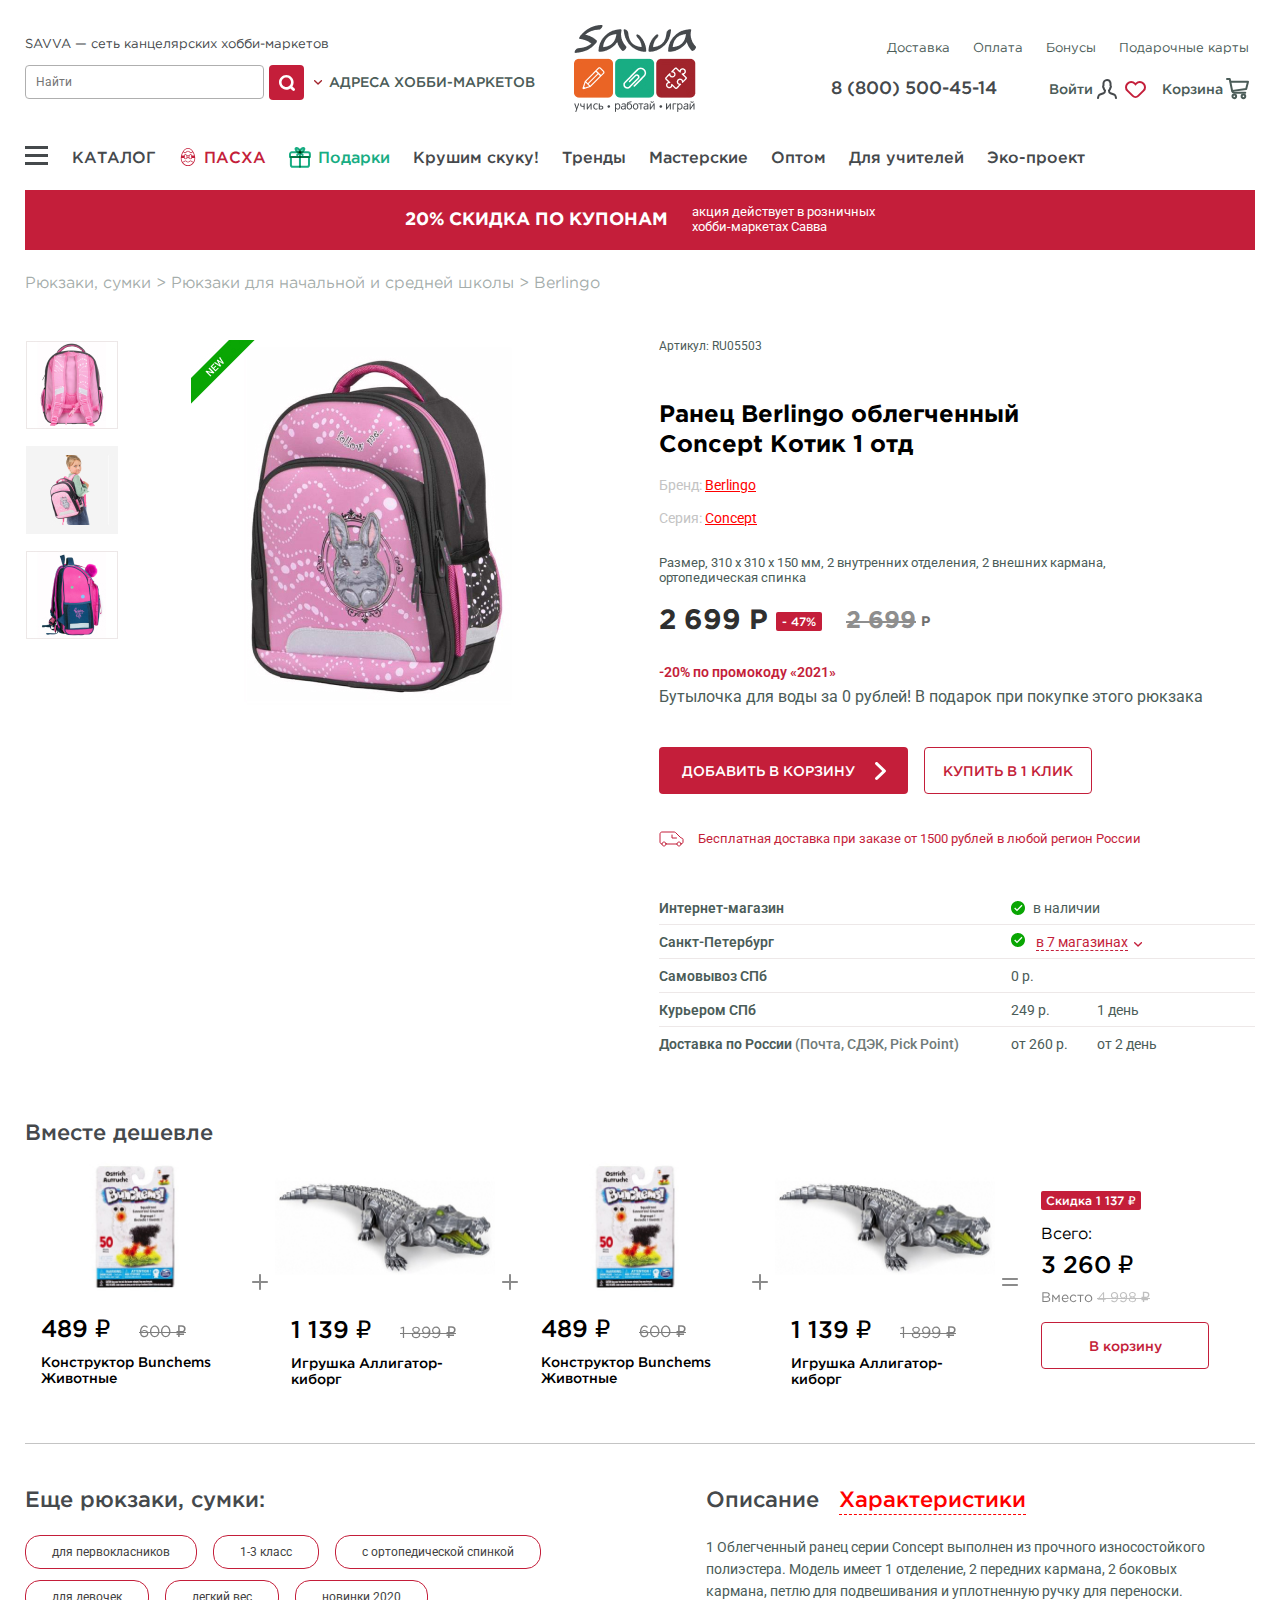
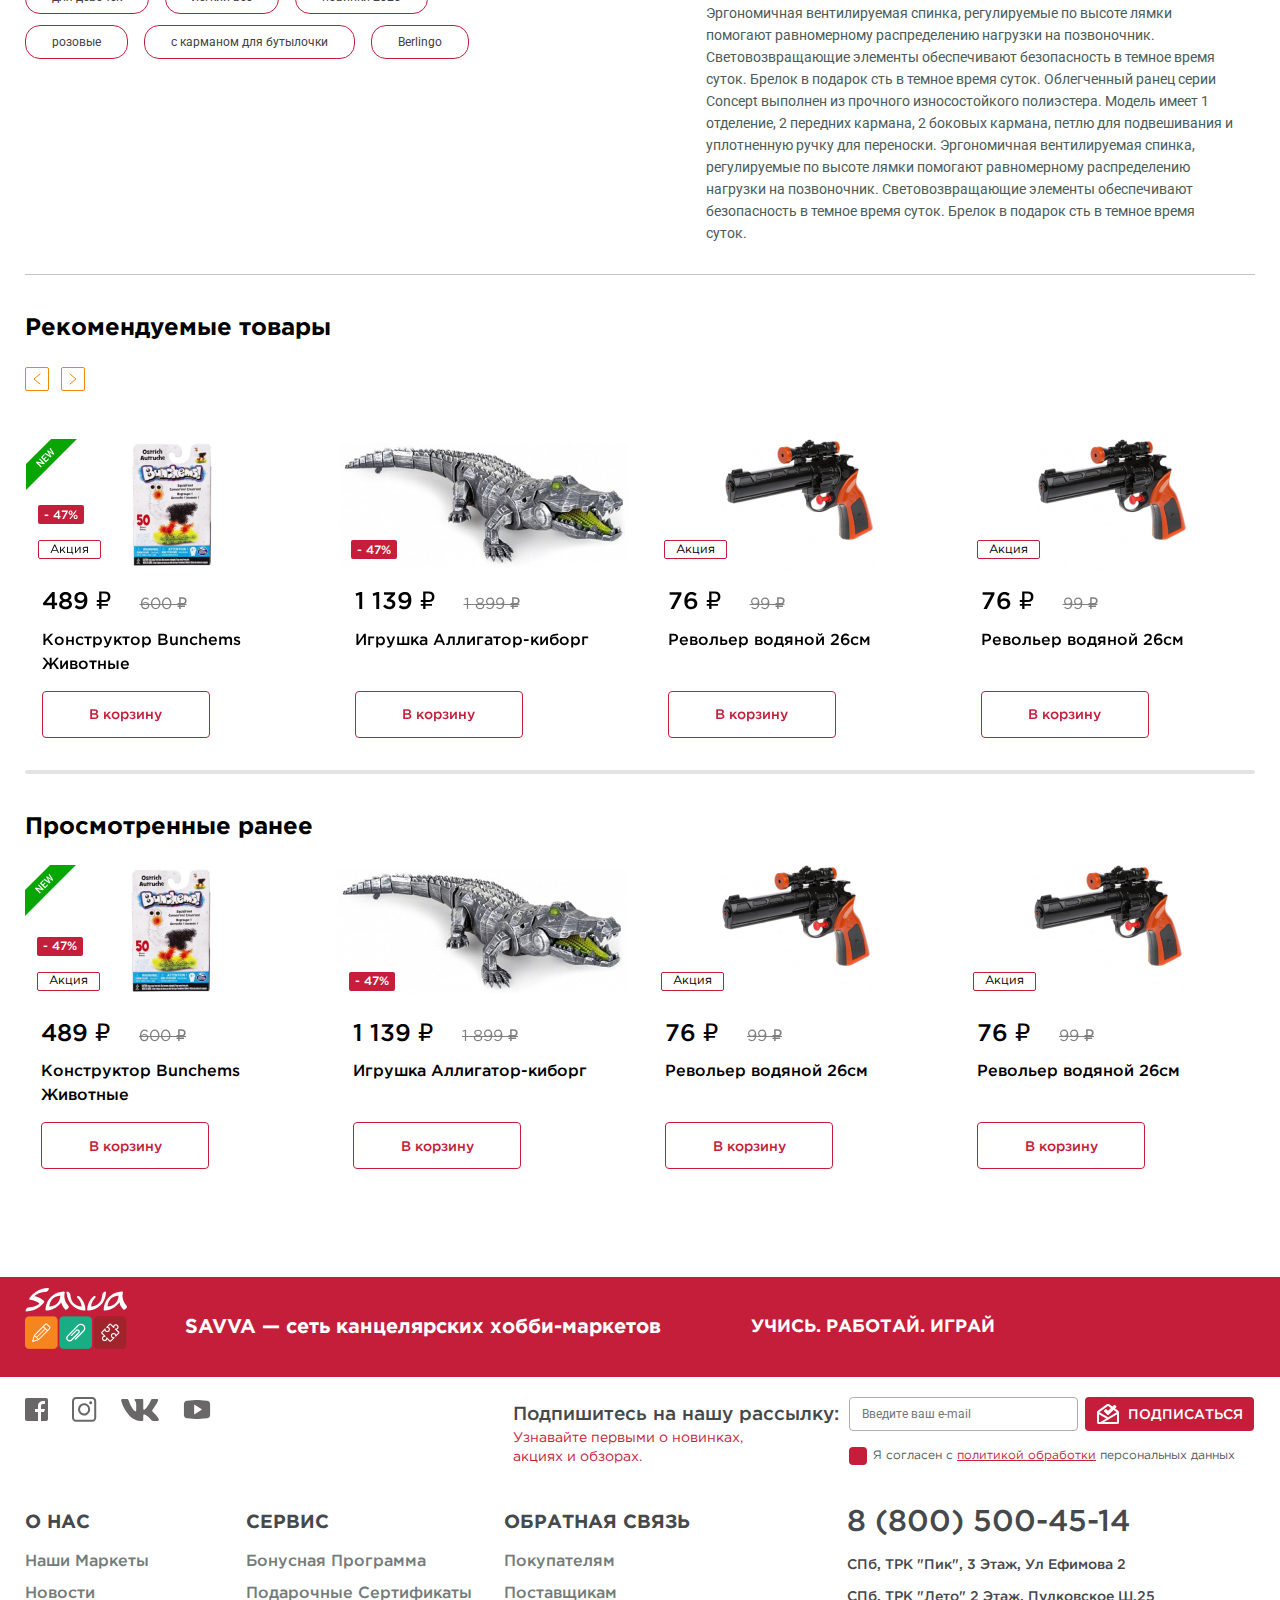
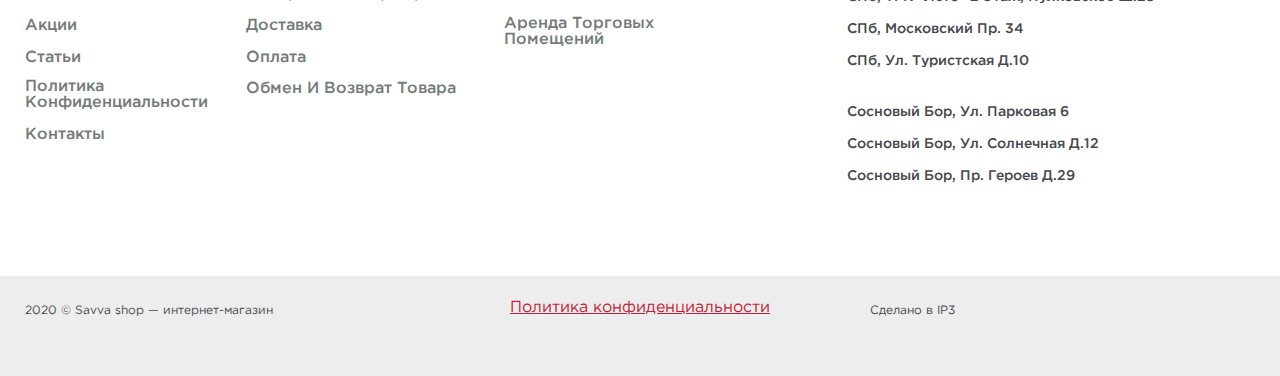
<file: berlingo.html>
<!DOCTYPE html>
<html lang="en">

<head>
  <meta charset="UTF-8">
  <meta http-equiv="X-UA-Compatible" content="IE=edge">
  <meta name="viewport" content="width=device-width, initial-scale=1.0">
  <title>site</title>
  <link href="https://fonts.googleapis.com/css?family=Roboto: 400, 500, 600" rel="stylesheet" />
  <link rel="stylesheet" href="css/normalize.css">
  <link rel="stylesheet" href="css/slick.css">
  <link rel="stylesheet" href="css/style.css">
  <link rel="stylesheet" href="css/media.css">
</head>

<body>

  <div class="wrapper">
    <header class='header'>
      <div class='header__top'>
        <div class='container'>
          <div class="header__top-flex">
            <div class="header__blok">
              <h6>SAVVA — cеть канцелярских хобби-маркетов</h6>
              <div class="header__blok-flex">
                <input type="text" placeholder="Найти" class="header__open-chearch">
                <button class="header__click-button">
                  <img src="images/Shape.svg" alt="alt">
                </button>
                <div class="header__seleted">
                  <img src="images/check.svg" alt="alt">
                  Адреса хобби-маркетов
                </div>
 
                <a href="#" class="header__vxod media">
                  Войти
                  <img src="images/vxod.svg" alt="alt">
                </a>
                <a href="#" class="header__live media">
                  <img src="images/live.svg" alt="alt">
                </a>
                <a href="#" class="header__cards media">
                  Корзина
                  <img src="images/card.svg" alt="alt">
                </a>
                <div class='header__burger media top1 header__burger-click1'>
                  <div class='header__burger-polosa1'></div>
                  <div class='header__burger-polosa'></div>
                  <div class='header__burger-polosa3'></div>
                </div>

              </div>

            </div>
            <a href="" class="header__logo">
              <img src="images/logo.jpg" alt="alt">
            </a>
            <div class="header__blok media">
              <nav class="header__nav-top">
                <ul>
                  <li><a href="#">Доставка</a></li>
                  <li><a href="#">Оплата</a></li>
                  <li><a href="#">Бонусы</a></li>
                  <li><a href="#">Подарочные карты</a></li>
                </ul>
              </nav>
              <a href="tel:88005004514" class="header__tell">8 (800) 500-45-14</a>
              <a href="#" class="header__vxod">
                Войти
                <img src="images/vxod.svg" alt="alt">
                <img src="images/live.svg" alt="alt">
              </a>
              <a href="#" class="header__cards">
                Корзина
                <img src="images/card.svg" alt="alt">
              </a>
            </div>
          </div>
        </div>
      </div>
      <div class='header__content'>
        <div class='container'>
          <div class="header__content-obertka">
            <div class='header__burger top media header__burger-click1'>
              <div class='header__burger-polosa1'></div>
              <div class='header__burger-polosa'></div>
              <div class='header__burger-polosa3'></div>
            </div>
            <nav class="header__nav-bottom header__menu-opendmedia">
              <div class='header__burger close media header__burger-click1'>
                <div class='header__burger-polosa1 opend'></div>
                <div class='header__burger-polosa opend'></div>
                <div class='header__burger-polosa3 opend'></div>
              </div>
              <ul>
                <li class="header__burger-click">
                  <div class='header__burger'>
                    <div class='header__burger-polosa1n'></div>
                    <div class='header__burger-polosan'></div>
                    <div class='header__burger-polosa3n'></div>
                  </div>
                  КАТАЛОГ

                  <div class="header__menu header__menu-opend">
                    <ul>
                      <li><a href="#"> Канцтовары</a></li>
                      <li><a href="#"> Рюкзаки, сумки</a></li>
                      <li><a href="#"> Игры</a></li>
                      <li><a href="#"> Игрушки</a></li>
                      <li><a href="#"> Творчество</a></li>
                      <li><a href="#"> Прикол зона</a></li>
                    </ul>
                    <ul>
                      <li><a href="#"> Батарейки</a></li>
                      <li><a href="#"> Корзины для бумаг</a></li>
                      <li><a href="#"> Корректоры</a></li>
                      <li><a href="#"> Калькуляторы</a></li>
                      <li><a href="#"> Демонстрационное оборудование</a></li>
                      <li><a href="#"> Дыроколы</a></li>
                      <li><a href="#"> Папки, регистраторы</a></li>
                      <li><a href="#"> Канцелярские мелочи</a></li>
                      <li><a href="#"> Калькуляторы</a></li>
                      <li><a href="#"> Компьютерная электроника</a></li>
                    </ul>
                    <ul>
                      <li> <a href="#"> Бумажная продукция</a></li>
                      <li> <a href="#"> Адресные папки</a></li>
                      <li> <a href="#"> Альбомы, бумага для рисования</a></li>
                      <li> <a href="#"> Бланки</a></li>
                      <li> <a href="#"> Блокноты</a></li>
                      <li> <a href="#"> Бумага для записи, клевой край</a></li>
                      <li> <a href="#"> Бумага для офисной техники</a></li>
                      <li> <a href="#"> Ватман, калька, карты</a></li>
                      <li> <a href="#"> Дневники, расписания</a></li>
                      <li> <a href="#"> Ежедневники</a></li>
                      <li> <a href="#"> Книги учета, канцелярские</a></li>
                      <li> <a href="#"> Музыкальные тетради, дневники</a></li>
                      <li> <a href="#"> Наклейки</a></li>
                      <li> <a href="#"> Предметные тетради</a></li>
                      <li> <a href="#"> Скетчбуки</a></li>
                      <li> <a href="#"> Тетради А4</a></li>
                      <li> <a href="#"> Тетради А5</a></li>
                      <li> <a href="#"> Цветная бумага</a></li>
                      <li> <a href="#"> Цветной картон</a></li>
                      <li> <a href="#"> Этикетки</a></li>
                    </ul>
                  </div>
                </li>
                <li>
                  <a href="#">
                    <img src="images/pasxa.svg" alt="alt">
                    ПАСХА
                  </a>
                </li>
                <li>
                  <a href="#">
                    <img src="images/podarok.svg" alt="alt">
                    Подарки
                  </a>
                </li>
                <li><a href="#">Крушим скуку!</a></li>
                <li><a href="#">Тренды</a></li>
                <li><a href="#">Мастерские</a></li>
                <li><a href="#">Оптом</a></li>
                <li><a href="#">Для учителей</a></li>
                <li><a href="#">Эко-проект</a></li>
              </ul>
            </nav>
          </div>
          <div class="section__polosa">
            <h2>
              20% СКИДКА ПО КУПОНАМ
            </h2>
            <p>
              акция действует в розничных
              хобби-маркетах Савва
            </p>
          </div>
        </div>
      </div>
    </header>
    
    <section class="berlingo">
      <div class="container">
        <div class="workshops__nav">
          <a href="#">Рюкзаки, сумки ></a>
          <a href="#">Рюкзаки для начальной и средней школы ></a>
          <a href="#">Berlingo</a>
        </div>

        <div class="berlingo__flex">
          <div class="berlingo__items">
            <div class="berlingo__slider-inner">
              <div class="berlingo__slider">
                <div class="berlingo__rei">
                  <img src="images/berlingo.jpg" alt="alt">
                </div>
                <div class="berlingo__rei">
                  <img src="images/berlingo.jpg" alt="alt">
                </div>
                <div class="berlingo__rei">
                  <img src="images/berlingo.jpg" alt="alt">
                </div>
              </div>
              <div class="berlingo__slider-nav">
                <div>
                  <div class="berlingo__rei-nav">
                    <img src="images/berlingo1.jpg" alt="alt">
                  </div>
                </div>
                <div>
                  <div class="berlingo__rei-nav">
                    <img src="images/berlingo2.jpg" alt="alt">
                  </div>
                </div>
                <div>
                  <div class="berlingo__rei-nav">
                    <img src="images/berlingo3.jpg" alt="alt">
                  </div>
                </div>
                <div>
                  <div class="berlingo__rei-nav">
                    <img src="images/berlingo3.jpg" alt="alt">
                  </div>
                </div>
                <div>
                  <div class="berlingo__rei-nav">
                    <img src="images/berlingo3.jpg" alt="alt">
                  </div>
                </div>
              </div>
            </div>
          </div>
           <div class="berlingo__items">
            <p class="berlingo__text">Артикул: RU05503</p>
            <h2>
              Ранец Berlingo облегченный
              Concept Котик 1 отд
            </h2>
            <div class="berlingo__brend">
              <span>Бренд:</span>
              <a href="#">Berlingo</a>
              <span>Серия:</span>
              <a href="#">Concept</a>
            </div>
            <p class="berlingo__razmer">
              Размер, 310 х 310 х 150 мм, 2 внутренних отделения, 2 внешних кармана, ортопедическая спинка
            </p>
            <div class="berlingo__cena">
              <span class="berlingo__price">2 699 Р</span>
              <span class="berlingo__skidca">- 47%</span>
              <s>2 699</s>
              <span class="berlingo__p">Р</span>
            </div>
            <p class="berlingo__promokod">-20% по промокоду «2021»</p>
            <p class="berlingo__voda">Бутылочка для воды за 0 рублей! В подарок при покупке этого рюкзака</p>
            <a href="#" class="berlingo__card">
              ДОБАВИТЬ В КОРЗИНУ
              <img src="images/cardcheck.svg" alt="alt">
            </a>
            <a href="#" class="berlingo__click">КУПИТЬ В 1 КЛИК</a>
            <p class="berlingo__delivery">
              <img src="images/delivery.svg" alt="alt">
              Бесплатная доставка при заказе от 1500 рублей в любой регион России
            </p>
            <div class="berlingo__list">
              <span class="berlingo__title">Интернет-магазин</span>
              <span class="berlingo__punct">
                <img src="images/greencheck.svg" alt="alt">
                в наличии
              </span>
            </div>
            <div class="berlingo__list">
              <span class="berlingo__title">Санкт-Петербург</span>
              <a href="#" class="berlingo__red">
                <img src="images/greencheck.svg" alt="">
                <span>в 7 магазинах</span>
                <img src="images/arows.svg" alt="alt">
              </a>
            </div>
            <div class="berlingo__list">
              <span class="berlingo__title">Самовывоз СПб</span>
              <span class="berlingo__rub">0 р.</span>
            </div>
            <div class="berlingo__list">

              <span class="berlingo__title">Курьером СПб</span>
              <div class="berlingo__obertka">
                <span class="berlingo__rub">249 р.</span>
                <span class="berlingo__rub">1 день</span>
              </div>
            </div>
            <div class="berlingo__list">
              <span class="berlingo__title">Доставка по России <span>(Почта, СДЭК, Pick Point)</span></span>
              <div class="berlingo__obertka">
                <span class="berlingo__rub">от 260 р.</span>
                <span class="berlingo__rub">от 2 день</span>
              </div>
            </div>
          </div> 
        </div>
      <h3>Вместе дешевле</h3>
        <div class="berlingo__flex-box">
          <div class="berlingo__blog-box">
            <img src="images/price.jpg" alt="alt">
            <h4>489 ₽</h4>
            <s>600 ₽</s>
            <p>Конструктор Bunchems Животные</p>
          </div>
          <img src="images/Union.svg" alt="alt">
          <div class="berlingo__blog-box">
            <img src="images/price2.jpg" alt="alt">
            <h4>1 139 ₽</h4>
            <s>1 899 ₽</s>
            <p>Игрушка Аллигатор-киборг</p>
          </div>
          <img src="images/Union.svg" alt="alt">
          <div class="berlingo__blog-box">
            <img src="images/price.jpg" alt="alt">
            <h4>489 ₽</h4>
            <s>600 ₽</s>
            <p>Конструктор Bunchems Животные</p>
          </div>
          <img src="images/Union.svg" alt="alt">
          <div class="berlingo__blog-box">
            <img src="images/price2.jpg" alt="alt">
            <h4>1 139 ₽</h4>
            <s>1 899 ₽</s>
            <p>Игрушка Аллигатор-киборг</p>
          </div>
          <img class="berlingo__ravno" src="images/ravno.svg" alt="alt">
          <div class="berlingo__blog-box">
            <span class="berlingo__blog-scidka">Скидка 1 137 ₽</span>
            <span class="berlingo__blog-vsego">Всего:</span>
            <h4 class="berlingo__blog-title">3 260 ₽</h4>
            <span class="berlingo__blog-s">Вместо <s>4 998 ₽</s></span>
            <a href="#" class="berlingo__blog-btn">В корзину</a>
          </div>
        </div>
        <div class="berlingo__tabs">
          <div class="berlingo__tabs-items">
            <h3>Еще рюкзаки, сумки:</h3>
            <a href="#">для первокласников</a>
            <a href="#">1-3 класс</a>
            <a href="#">с ортопедической спинкой</a>
            <a href="#">для девочек</a>
            <a href="#">легкий вес</a>
            <a href="#">новинки 2020</a>
            <a href="#">розовые</a>
            <a href="#">c карманом для бутылочки</a>
            <a href="#">Berlingo</a>
          </div>
          <div class="berlingo__tabs-items">
            <div class="berlingo__tabs-btn">
              <h3 class="berlingo__tab-btn">
                Описание
              </h3>
              <h3 class="berlingo__tab-btn active">
                Характеристики
              </h3>
            </div>
            <div class="berlingo__tabs-content">
              <div class="berlingo__tabs-contentitems active">
                1 Облегченный ранец серии Concept выполнен из прочного износостойкого полиэстера. Модель имеет 1
                отделение, 2 передних кармана, 2 боковых кармана, петлю для подвешивания и уплотненную ручку для
                переноски. Эргономичная вентилируемая спинка, регулируемые по высоте лямки помогают равномерному
                распределению нагрузки на позвоночник. Световозвращающие элементы обеспечивают безопасность в темное
                время суток. Брелок в подарок сть в темное время суток.

                Облегченный ранец серии Concept выполнен из прочного износостойкого полиэстера. Модель имеет 1
                отделение, 2 передних кармана, 2 боковых кармана, петлю для подвешивания и уплотненную ручку для
                переноски. Эргономичная вентилируемая спинка, регулируемые по высоте лямки помогают равномерному
                распределению нагрузки на позвоночник. Световозвращающие элементы обеспечивают безопасность в темное
                время суток. Брелок в подарок сть в темное время суток.
              </div>
              <div class="berlingo__tabs-contentitems">
                2 Облегченный ранец серии Concept выполнен из прочного износостойкого полиэстера. Модель имеет 1
                отделение, 2 передних кармана, 2 боковых кармана, петлю для подвешивания и уплотненную ручку для
                переноски. Эргономичная вентилируемая спинка, регулируемые по высоте лямки помогают равномерному
                распределению нагрузки на позвоночник. Световозвращающие элементы обеспечивают безопасность в темное
                время суток. Брелок в подарок сть в темное время суток.

                Облегченный ранец серии Concept выполнен из прочного износостойкого полиэстера. Модель имеет 1
                отделение, 2 передних кармана, 2 боковых кармана, петлю для подвешивания и уплотненную ручку для
                переноски. Эргономичная вентилируемая спинка, регулируемые по высоте лямки помогают равномерному
                распределению нагрузки на позвоночник. Световозвращающие элементы обеспечивают безопасность в темное
                время суток. Брелок в подарок сть в темное время суток.
              </div>
            </div>
          </div>
        </div>
       <h1>Рекомендуемые товары</h1>
        <section class="workshops">
          <div class="workshops__slider-inner">
            <div class="workshops__arrow">
              <span class="workshops__left-slider">
                <svg width="8" height="12" fill="none" xmlns="http://www.w3.org/2000/svg"><path d="M7 1L1 6l6 5" stroke="#F28705" stroke-linecap="round" stroke-linejoin="round"/></svg>
              </span>
              <span class="workshops__right-slider">
                <svg width="8" height="12" fill="none" xmlns="http://www.w3.org/2000/svg"><path d="M1 1l6 5-6 5" stroke="#F28705" stroke-linecap="round" stroke-linejoin="round"/></svg>
              </span>
            </div>
            <div class="workshops__slider">
              <div class="workshops__rei">
                <div class="workshops__rei-items">
                  <a href="#" class="workshops__slider-blog">
                    <img src="images/bar.jpg" alt="alt">
                    <img class="workshops__slider-news" src="images/news.svg" alt="alt">
                    <div class="workshops__slider-scidka">
                      <span class="workshops__slider-procent">- 47%</span>
                      <span class="workshops__slider-akci">Акция</span>
                    </div>
                  </a>
                  <div class="workshops__slider-obertka">
                    <span class="workshops__slider-price">489 ₽</span>
                    <s>600 ₽</s>
                  </div>
                  <p>Конструктор Bunchems Животные</p>
                  <a href="#" class="workshops__slider-btn">
                    В корзину
                  </a>
                </div>
              </div>
              <div class="workshops__rei">
                <div class="workshops__rei-items">
                  <a href="#" class="workshops__slider-blog">
                    <img src="images/bar1.jpg" alt="alt">
                    <div class="workshops__slider-scidka">
                      <span class="workshops__slider-procent">- 47%</span>
                    </div>
                  </a>
                  <div class="workshops__slider-obertka">
                    <span class="workshops__slider-price">1 139 ₽</span>
                    <s>1 899 ₽</s>
                  </div>
                  <p>Игрушка Аллигатор-киборг</p>
                  <a href="#" class="workshops__slider-btn">
                    В корзину
                  </a>
                </div>
              </div>
              <div class="workshops__rei">
                <div class="workshops__rei-items">
                  <a href="#" class="workshops__slider-blog">
                    <img src="images/bar2.jpg" alt="alt">
                    <div class="workshops__slider-scidka">
                      <span class="workshops__slider-akci">Акция</span>
                    </div>
                  </a>
                  <div class="workshops__slider-obertka">
                    <span class="workshops__slider-price">76 ₽</span>
                    <s>99 ₽</s>
                  </div>
                  <p>Револьер водяной 26см</p>
                  <a href="#" class="workshops__slider-btn">
                    В корзину
                  </a>
                </div>
              </div>
              <div class="workshops__rei">
                <div class="workshops__rei-items">
                  <a href="#" class="workshops__slider-blog">
                    <img src="images/bar2.jpg" alt="alt">
                    <div class="workshops__slider-scidka">
                      <span class="workshops__slider-akci">Акция</span>
                    </div>
                  </a>
                  <div class="workshops__slider-obertka">
                    <span class="workshops__slider-price">76 ₽</span>
                    <s>99 ₽</s>
                  </div>
                  <p>Револьер водяной 26см</p>
                  <a href="#" class="workshops__slider-btn">
                    В корзину
                  </a>
                </div>
              </div>
              <div class="workshops__rei">
                <div class="workshops__rei-items">
                  <a href="#" class="workshops__slider-blog">
                    <img src="images/bar2.jpg" alt="alt">
                    <div class="workshops__slider-scidka">
                      <span class="workshops__slider-akci">Акция</span>
                    </div>
                  </a>
                  <div class="workshops__slider-obertka">
                    <span class="workshops__slider-price">76 ₽</span>
                    <s>99 ₽</s>
                  </div>
                  <p>Револьер водяной 26см</p>
                  <a href="#" class="workshops__slider-btn">
                    В корзину
                  </a>
                </div>
              </div>

            </div>
            <div class="progress berlingo__progress" role="progressbar" aria-valuemin="0" aria-valuemax="100">
              <span class="slider__label sr-only">
            </div>
          </div>
        </section>
        <h1>Просмотренные ранее</h1>
        <section class="workshops">
          <div class="workshops__slider-inner">
            <div class="berlingo__slider-bottom">
              <div class="workshops__rei">
                <div class="berlingo__rei-items">
                  <a href="#" class="workshops__slider-blog">
                    <img src="images/bar.jpg" alt="alt">
                    <img class="workshops__slider-news" src="images/news.svg" alt="alt">
                    <div class="workshops__slider-scidka">
                      <span class="workshops__slider-procent">- 47%</span>
                      <span class="workshops__slider-akci">Акция</span>
                    </div>
                  </a>
                  <div class="workshops__slider-obertka">
                    <span class="workshops__slider-price">489 ₽</span>
                    <s>600 ₽</s>
                  </div>
                  <p>Конструктор Bunchems Животные</p>
                  <a href="#" class="workshops__slider-btn">
                    В корзину
                  </a>
                </div>
              </div>
              <div class="workshops__rei">
                <div class="berlingo__rei-items">
                  <a href="#" class="workshops__slider-blog">
                    <img src="images/bar1.jpg" alt="alt">
                    <div class="workshops__slider-scidka">
                      <span class="workshops__slider-procent">- 47%</span>
                    </div>
                  </a>
                  <div class="workshops__slider-obertka">
                    <span class="workshops__slider-price">1 139 ₽</span>
                    <s>1 899 ₽</s>
                  </div>
                  <p>Игрушка Аллигатор-киборг</p>
                  <a href="#" class="workshops__slider-btn">
                    В корзину
                  </a>
                </div>
              </div>
              <div class="workshops__rei">
                <div class="berlingo__rei-items">
                  <a href="#" class="workshops__slider-blog">
                    <img src="images/bar2.jpg" alt="alt">
                    <div class="workshops__slider-scidka">
                      <span class="workshops__slider-akci">Акция</span>
                    </div>
                  </a>
                  <div class="workshops__slider-obertka">
                    <span class="workshops__slider-price">76 ₽</span>
                    <s>99 ₽</s>
                  </div>
                  <p>Револьер водяной 26см</p>
                  <a href="#" class="workshops__slider-btn">
                    В корзину
                  </a>
                </div>
              </div>
              <div class="workshops__rei">
                <div class="berlingo__rei-items">
                  <a href="#" class="workshops__slider-blog">
                    <img src="images/bar2.jpg" alt="alt">
                    <div class="workshops__slider-scidka">
                      <span class="workshops__slider-akci">Акция</span>
                    </div>
                  </a>
                  <div class="workshops__slider-obertka">
                    <span class="workshops__slider-price">76 ₽</span>
                    <s>99 ₽</s>
                  </div>
                  <p>Револьер водяной 26см</p>
                  <a href="#" class="workshops__slider-btn">
                    В корзину
                  </a>
                </div>
              </div>
            </div>
          </div>
        </section> 
      </div>
    </section>
  </div>



  <footer class="footer">
    <div class="footer__about">
      <div class="container">
        <div class="footer__flex-top">
          <a href="/">
            <img src="images/logo.png" alt="alt">
          </a>
          <h3>SAVVA — cеть канцелярских хобби-маркетов</h3>
          <h4>УЧИСЬ. РАБОТАЙ. ИГРАЙ</h4>
        </div>
      </div>
    </div>
    <div class="container">
      <div class="footer__inner">
        <div class="footer__box">
          <div class="footer__icon">
            <a href="#">
              <img src="images/facebook.svg" alt="alt">
            </a>
            <a href="#">
              <img src="images/InstagramF.svg" alt="alt">
            </a>
            <a href="#">
              <img src="images/vk.svg" alt="alt">
            </a>
            <a href="#">
              <img src="images/Youtub.svg" alt="alt">
            </a>
          </div>
          <div class="footer__raccylka">
            <div class="footer__text">
              <h5>Подпишитесь на нашу рассылку: </h5>
              <p>
                Узнавайте первыми о новинках,<br>
                акциях и обзорах.
              </p>
            </div>
            <form class="footer__input">
              <input type="text" placeholder="Введите ваш e-mail">
              <button>
                <img src="images/mail.svg" alt="alt">
                ПОДПИСАТЬСЯ
              </button>
              <div class="footer__checkbox">
                <input type="checkbox" class="footer__checkbox-box" id="hello">
                <label for="hello" class="footer__checkbox-title">
                  Я согласен с <a href="#">политикой обработки</a> персональных данных
                </label>
              </div>
            </form>
          </div>
        </div>
        <div class="footer__flex">
          <nav class="footer__nav">
            <ul>
              <li>О НАС</li>
              <li><a href="#">Наши маркеты</a></li>
              <li><a href="#">Новости</a></li>
              <li><a href="#">Акции</a></li>
              <li><a href="#">Статьи</a></li>
              <li><a href="#">Политика конфиденциальности</a></li>
              <li><a href="#">Контакты</a></li>
            </ul>
          </nav>
          <nav class="footer__nav">
            <ul>
              <li>СЕРВИС</li>
              <li><a href="#">Бонусная программа</a></li>
              <li><a href="#">Подарочные сертификаты</a></li>
              <li><a href="#">Доставка</a></li>
              <li><a href="#">Оплата</a></li>
              <li><a href="#">Обмен и возврат товара</a></li>
            </ul>
          </nav>
          <nav class="footer__nav">
            <ul>
              <li>Обратная связь</li>
              <li><a href="#">Покупателям</a></li>
              <li><a href="#">Поставщикам</a></li>
              <li><a href="#">Аренда торговых помещений</a></li>
            </ul>
          </nav>
          <nav class="footer__nav">
            <ul>
              <li class="phone"><a href="tel:88005004514">8 (800) 500-45-14</a></li>
              <li><span>СПб, ТРК "Пик", 3 этаж, ул Ефимова 2</span></li>
              <li><span>СПб, ТРК "Лето" 2 этаж, Пулковское ш.25</span></li>
              <li><span>СПб, Московский пр. 34</span></li>
              <li><span>СПб, ул. Туристская д.10</span></li>
              <li><span>Сосновый Бор, ул. Парковая 6</span></li>
              <li><span>Сосновый Бор, ул. Солнечная д.12</span></li>
              <li><span>Сосновый Бор, пр. Героев д.29 </span></li>
            </ul>
          </nav>
        </div>
      </div>
    </div>
    <div class="footer__bottom">
      <div class="container">
        <div class="footer__bottom-flex">
          <p>2020 © Savva shop — интернет-магазин</p>
          <a href="#">Политика конфиденциальности</a>
          <p>Сделано в IP3</p>
        </div>
      </div>
    </div>
  </footer>



  <script src="js/jquery-3.5.1.min.js"></script>
  <script src="js/slick.min.js"></script>
  <script src="js/script.js"></script>
</body>

</html>
</file>
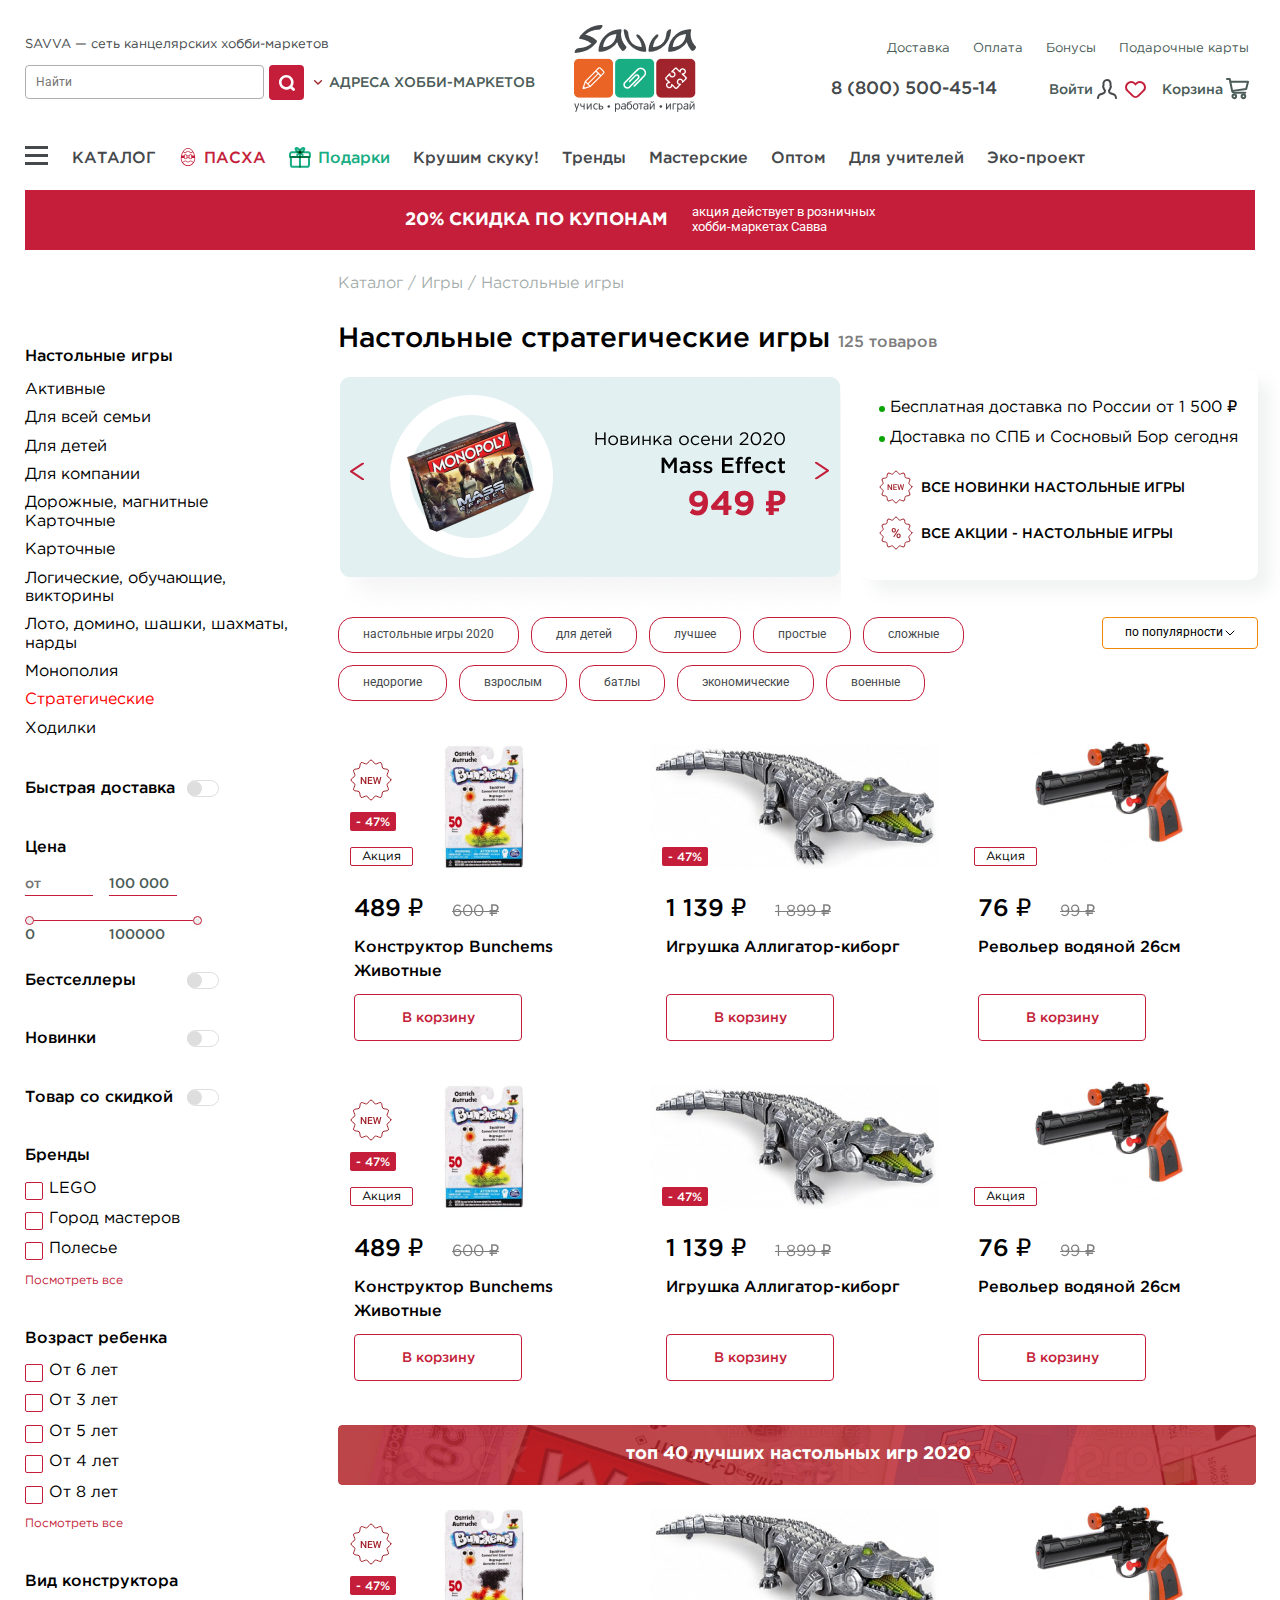
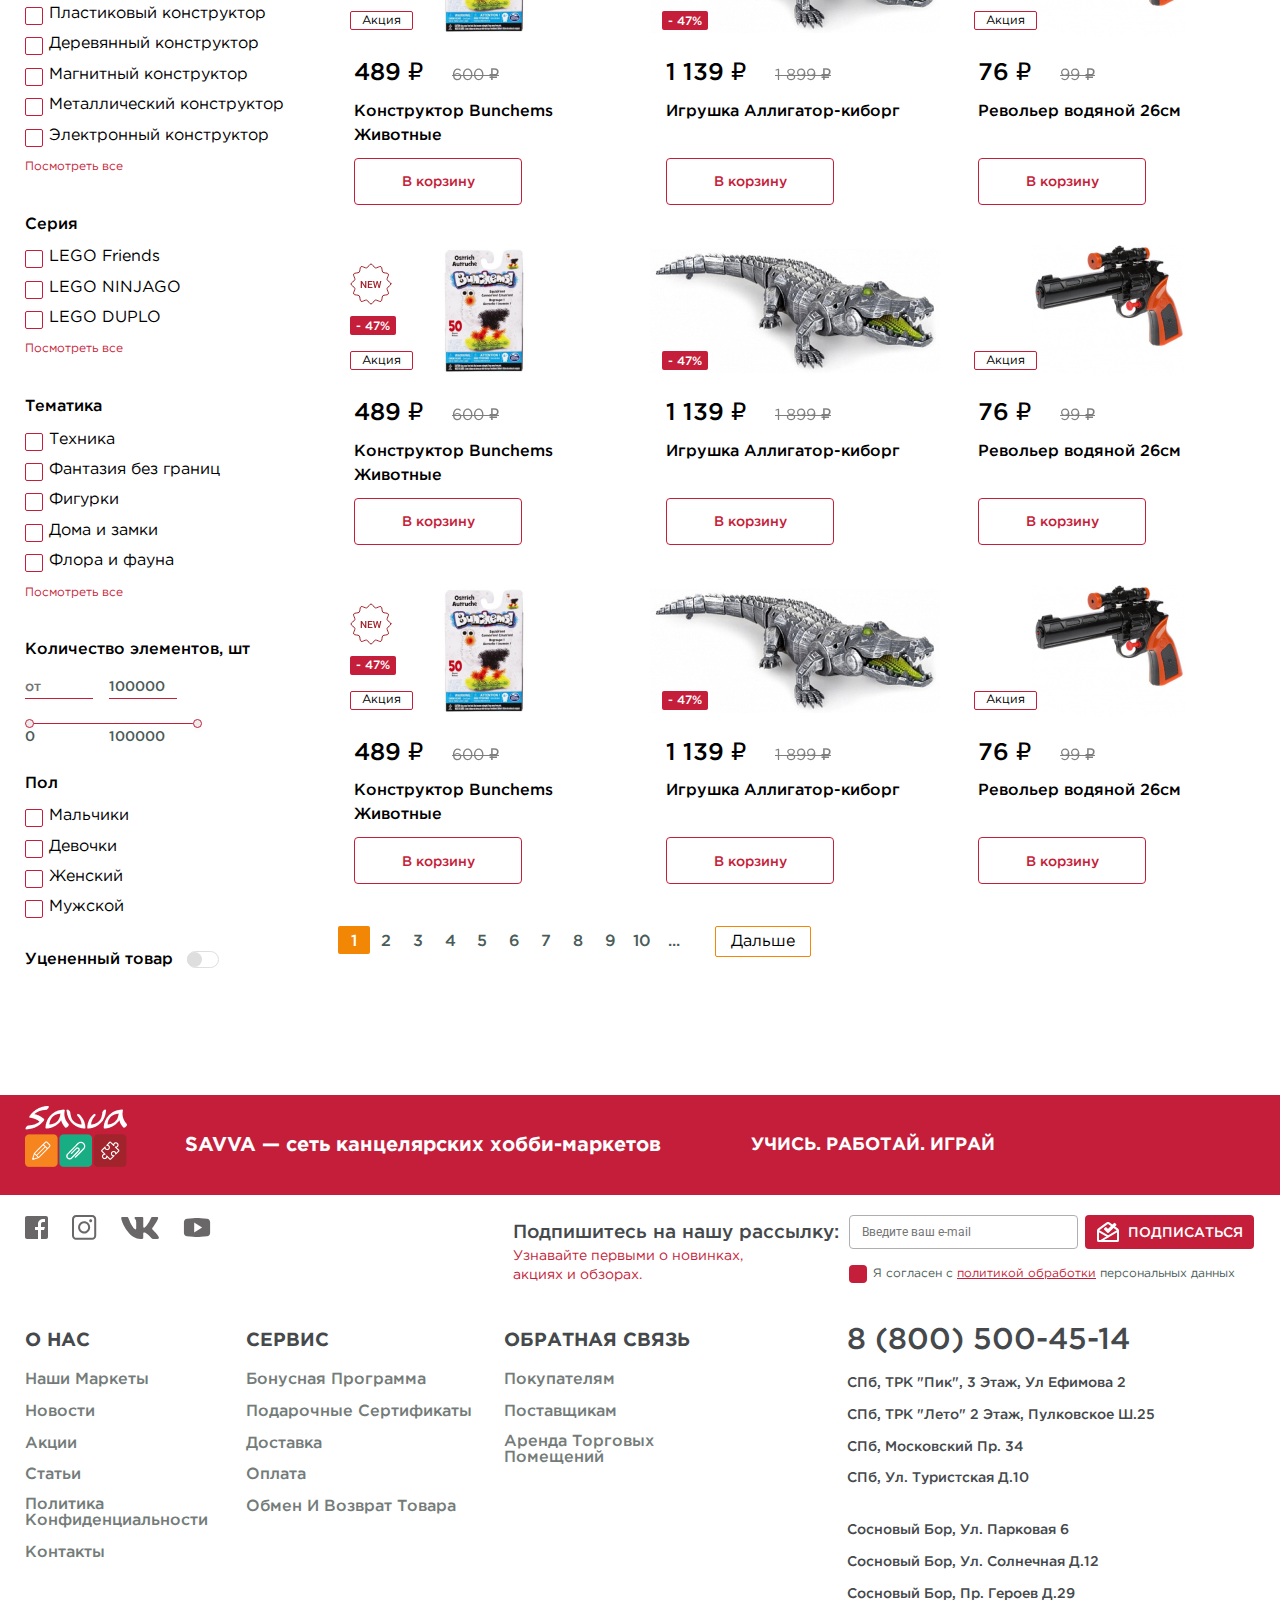
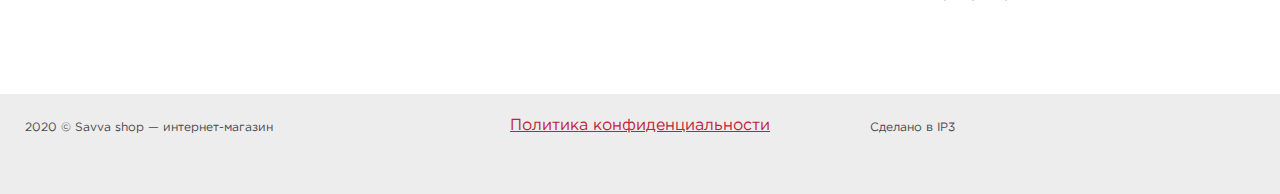
<file: games.html>
<!DOCTYPE html>
<html lang="en">

<head>
  <meta charset="UTF-8">
  <meta http-equiv="X-UA-Compatible" content="IE=edge">
  <meta name="viewport" content="width=device-width, initial-scale=1.0">
  <title>site</title>
  <link href="https://fonts.googleapis.com/css?family=Roboto: 400, 500, 600" rel="stylesheet" />
  <link rel="stylesheet" href="css/normalize.css">
  <link rel="stylesheet" href="css/slick.css">
  <link rel="stylesheet" href="css/nouislider.min.css">
  <link rel="stylesheet" href="css/style.css">
  <link rel="stylesheet" href="css/media.css">
</head>

<body>

  <div class="wrapper">
    <header class='header'>
      <div class='header__top'>
        <div class='container'>
          <div class="header__top-flex">
            <div class="header__blok">
              <h6>SAVVA — cеть канцелярских хобби-маркетов</h6>
              <div class="header__blok-flex">
                <input type="text" placeholder="Найти" class="header__open-chearch">
                <button class="header__click-button">
                  <img src="images/Shape.svg" alt="alt">
                </button>
                <div class="header__seleted">
                  <img src="images/check.svg" alt="alt">
                  Адреса хобби-маркетов
                </div>

                <a href="#" class="header__vxod media">
                  Войти
                  <img src="images/vxod.svg" alt="alt">
                </a>
                <a href="#" class="header__live media">
                  <img src="images/live.svg" alt="alt">
                </a>
                <a href="#" class="header__cards media">
                  Корзина
                  <img src="images/card.svg" alt="alt">
                </a>
                <div class='header__burger media top1 header__burger-click1'>
                  <div class='header__burger-polosa1'></div>
                  <div class='header__burger-polosa'></div>
                  <div class='header__burger-polosa3'></div>
                </div>

              </div>

            </div>
            <a href="" class="header__logo">
              <img src="images/logo.jpg" alt="alt">
            </a>
            <div class="header__blok media">
              <nav class="header__nav-top">
                <ul>
                  <li><a href="#">Доставка</a></li>
                  <li><a href="#">Оплата</a></li>
                  <li><a href="#">Бонусы</a></li>
                  <li><a href="#">Подарочные карты</a></li>
                </ul>
              </nav>
              <a href="tel:88005004514" class="header__tell">8 (800) 500-45-14</a>
              <a href="#" class="header__vxod">
                Войти
                <img src="images/vxod.svg" alt="alt">
                <img src="images/live.svg" alt="alt">
              </a>
              <a href="#" class="header__cards">
                Корзина
                <img src="images/card.svg" alt="alt">
              </a>
            </div>
          </div>
        </div>
      </div>
      <div class='header__content'>
        <div class='container'>
          <div class="header__content-obertka">
            <div class='header__burger top media header__burger-click1'>
              <div class='header__burger-polosa1'></div>
              <div class='header__burger-polosa'></div>
              <div class='header__burger-polosa3'></div>
            </div>
            <nav class="header__nav-bottom header__menu-opendmedia">
              <div class='header__burger close media header__burger-click1'>
                <div class='header__burger-polosa1 opend'></div>
                <div class='header__burger-polosa opend'></div>
                <div class='header__burger-polosa3 opend'></div>
              </div>
              <ul>
                <li class="header__burger-click">
                  <div class='header__burger'>
                    <div class='header__burger-polosa1n'></div>
                    <div class='header__burger-polosan'></div>
                    <div class='header__burger-polosa3n'></div>
                  </div>
                  КАТАЛОГ

                  <div class="header__menu header__menu-opend">
                    <ul>
                      <li><a href="#"> Канцтовары</a></li>
                      <li><a href="#"> Рюкзаки, сумки</a></li>
                      <li><a href="#"> Игры</a></li>
                      <li><a href="#"> Игрушки</a></li>
                      <li><a href="#"> Творчество</a></li>
                      <li><a href="#"> Прикол зона</a></li>
                    </ul>
                    <ul>
                      <li><a href="#"> Батарейки</a></li>
                      <li><a href="#"> Корзины для бумаг</a></li>
                      <li><a href="#"> Корректоры</a></li>
                      <li><a href="#"> Калькуляторы</a></li>
                      <li><a href="#"> Демонстрационное оборудование</a></li>
                      <li><a href="#"> Дыроколы</a></li>
                      <li><a href="#"> Папки, регистраторы</a></li>
                      <li><a href="#"> Канцелярские мелочи</a></li>
                      <li><a href="#"> Калькуляторы</a></li>
                      <li><a href="#"> Компьютерная электроника</a></li>
                    </ul>
                    <ul>
                      <li> <a href="#"> Бумажная продукция</a></li>
                      <li> <a href="#"> Адресные папки</a></li>
                      <li> <a href="#"> Альбомы, бумага для рисования</a></li>
                      <li> <a href="#"> Бланки</a></li>
                      <li> <a href="#"> Блокноты</a></li>
                      <li> <a href="#"> Бумага для записи, клевой край</a></li>
                      <li> <a href="#"> Бумага для офисной техники</a></li>
                      <li> <a href="#"> Ватман, калька, карты</a></li>
                      <li> <a href="#"> Дневники, расписания</a></li>
                      <li> <a href="#"> Ежедневники</a></li>
                      <li> <a href="#"> Книги учета, канцелярские</a></li>
                      <li> <a href="#"> Музыкальные тетради, дневники</a></li>
                      <li> <a href="#"> Наклейки</a></li>
                      <li> <a href="#"> Предметные тетради</a></li>
                      <li> <a href="#"> Скетчбуки</a></li>
                      <li> <a href="#"> Тетради А4</a></li>
                      <li> <a href="#"> Тетради А5</a></li>
                      <li> <a href="#"> Цветная бумага</a></li>
                      <li> <a href="#"> Цветной картон</a></li>
                      <li> <a href="#"> Этикетки</a></li>
                    </ul>
                  </div>
                </li>
                <li>
                  <a href="#">
                    <img src="images/pasxa.svg" alt="alt">
                    ПАСХА
                  </a>
                </li>
                <li>
                  <a href="#">
                    <img src="images/podarok.svg" alt="alt">
                    Подарки
                  </a>
                </li>
                <li><a href="#">Крушим скуку!</a></li>
                <li><a href="#">Тренды</a></li>
                <li><a href="#">Мастерские</a></li>
                <li><a href="#">Оптом</a></li>
                <li><a href="#">Для учителей</a></li>
                <li><a href="#">Эко-проект</a></li>
              </ul>
            </nav>
          </div>
          <div class="section__polosa">
            <h2>
              20% СКИДКА ПО КУПОНАМ
            </h2>
            <p>
              акция действует в розничных
              хобби-маркетах Савва
            </p>
          </div>
        </div>
      </div>
    </header>

    <section class="games">
      <div class="container">
        <div class="games__flex">
          <div class="games__items">
            <div class="games__filtr-remove">
              <h4>Фильтры</h4>
              <div class='games__burger games__filtr-dots'>
                <div class='games__burger-polosa1 opend'></div>
                <div class='games__burger-polosa opend'></div>
                <div class='games__burger-polosa3 opend'></div>
              </div>
            </div>

            <ul>
              <li class="games__title">
                <h6>Настольные игры</h6>
              </li>
              <li><a href="#">Активные</a></li>
              <li><a href="#">Для всей семьи</a></li>
              <li><a href="#">Для детей</a></li>
              <li><a href="#">Для компании</a></li>
              <li><a href="#">Дорожные, магнитные Карточные</a></li>
              <li><a href="#">Карточные</a></li>
              <li><a href="#">Логические, обучающие, викторины</a></li>
              <li><a href="#">Лото, домино, шашки, шахматы, нарды</a></li>
              <li><a href="#">Монополия</a></li>
              <li><a href="#" class="red">Стратегические</a></li>
              <li><a href="#">Ходилки</a></li>
            </ul>
            <div class="games__checkbox">
              <input type="checkbox" class="games__checkbox-box" id="hello">
              <label for="hello" class="games__checkbox-title">
                <h6>Быстрая доставка</h6>
              </label>
            </div>
            <h6>Цена</h6>
            <div class="games__filter-blog">
              <div class="games__filter">
                <input type="number" class="games__price-input" placeholder="от">
                <input type="text" class="games__price-input" value="100 000">
              </div>
              <div class="games__price-slider"></div>
              <div class="games__filter">
                <input type="number" class="games__price-input min">
                <input type="number" class="games__price-input max">
              </div>
            </div>
            <div class="games__checkbox">
              <input type="checkbox" class="games__checkbox-box" id="checkbox">
              <label for="checkbox" class="games__checkbox-title">
                <h6>Бестселлеры</h6>
              </label>
            </div>
            <div class="games__checkbox">
              <input type="checkbox" class="games__checkbox-box" id="checkbox1">
              <label for="checkbox1" class="games__checkbox-title">
                <h6>Новинки</h6>
              </label>
            </div>
            <div class="games__checkbox">
              <input type="checkbox" class="games__checkbox-box" id="checkbox2">
              <label for="checkbox2" class="games__checkbox-title">
                <h6>Товар со скидкой</h6>
              </label>
            </div>

            <h6>Бренды</h6>
            <div class="games__checkbox">
              <input type="checkbox" class="games__checkbox-box" id="hello1">
              <label for="hello1" class="games__checkbox-titlesquare">
                LEGO
              </label>
            </div>
            <div class="games__checkbox">
              <input type="checkbox" class="games__checkbox-box" id="hello2">
              <label for="hello2" class="games__checkbox-titlesquare">
                Город мастеров
              </label>
            </div>
            <div class="games__checkbox">
              <input type="checkbox" class="games__checkbox-box" id="hello3">
              <label for="hello3" class="games__checkbox-titlesquare">
                Полесье
              </label>
            </div>
            <a href="#" class="games__posmotret">
              Посмотреть все
            </a>
            <h6>Возраст ребенка</h6>
            <div class="games__checkbox">
              <input type="checkbox" class="games__checkbox-box" id="hello4">
              <label for="hello4" class="games__checkbox-titlesquare">
                От 6 лет
              </label>
            </div>
            <div class="games__checkbox">
              <input type="checkbox" class="games__checkbox-box" id="hello5">
              <label for="hello5" class="games__checkbox-titlesquare">
                От 3 лет
              </label>
            </div>
            <div class="games__checkbox">
              <input type="checkbox" class="games__checkbox-box" id="hello6">
              <label for="hello6" class="games__checkbox-titlesquare">
                От 5 лет
              </label>
            </div>
            <div class="games__checkbox">
              <input type="checkbox" class="games__checkbox-box" id="hello7">
              <label for="hello7" class="games__checkbox-titlesquare">
                От 4 лет
              </label>
            </div>
            <div class="games__checkbox">
              <input type="checkbox" class="games__checkbox-box" id="hello8">
              <label for="hello8" class="games__checkbox-titlesquare">
                От 8 лет
              </label>
            </div>
            <a href="#" class="games__posmotret">
              Посмотреть все
            </a>
            <h6>Вид конструктора</h6>
            <div class="games__checkbox">
              <input type="checkbox" class="games__checkbox-box" id="hello9">
              <label for="hello9" class="games__checkbox-titlesquare">
                Пластиковый конструктор
              </label>
            </div>
            <div class="games__checkbox">
              <input type="checkbox" class="games__checkbox-box" id="hello10">
              <label for="hello10" class="games__checkbox-titlesquare">
                Деревянный конструктор
              </label>
            </div>
            <div class="games__checkbox">
              <input type="checkbox" class="games__checkbox-box" id="hello11">
              <label for="hello11" class="games__checkbox-titlesquare">
                Магнитный конструктор
              </label>
            </div>
            <div class="games__checkbox">
              <input type="checkbox" class="games__checkbox-box" id="hello12">
              <label for="hello12" class="games__checkbox-titlesquare">
                Металлический конструктор
              </label>
            </div>
            <div class="games__checkbox">
              <input type="checkbox" class="games__checkbox-box" id="hello13">
              <label for="hello13" class="games__checkbox-titlesquare">
                Электронный конструктор
              </label>
            </div>
            <a href="#" class="games__posmotret">
              Посмотреть все
            </a>
            <h6>Серия</h6>
            <div class="games__checkbox">
              <input type="checkbox" class="games__checkbox-box" id="hello14">
              <label for="hello14" class="games__checkbox-titlesquare">
                LEGO Friends
              </label>
            </div>
            <div class="games__checkbox">
              <input type="checkbox" class="games__checkbox-box" id="hello15">
              <label for="hello15" class="games__checkbox-titlesquare">
                LEGO NINJAGO
              </label>
            </div>
            <div class="games__checkbox">
              <input type="checkbox" class="games__checkbox-box" id="hello16">
              <label for="hello16" class="games__checkbox-titlesquare">
                LEGO DUPLO
              </label>
            </div>
            <a href="#" class="games__posmotret">
              Посмотреть все
            </a>
            <h6>Тематика</h6>
            <div class="games__checkbox">
              <input type="checkbox" class="games__checkbox-box" id="hello17">
              <label for="hello17" class="games__checkbox-titlesquare">
                Техника
              </label>
            </div>
            <div class="games__checkbox">
              <input type="checkbox" class="games__checkbox-box" id="hello18">
              <label for="hello18" class="games__checkbox-titlesquare">
                Фантазия без границ
              </label>
            </div>
            <div class="games__checkbox">
              <input type="checkbox" class="games__checkbox-box" id="hello19">
              <label for="hello19" class="games__checkbox-titlesquare">
                Фигурки
              </label>
            </div>
            <div class="games__checkbox">
              <input type="checkbox" class="games__checkbox-box" id="hello20">
              <label for="hello20" class="games__checkbox-titlesquare">
                Дома и замки
              </label>
            </div>
            <div class="games__checkbox">
              <input type="checkbox" class="games__checkbox-box" id="hello21">
              <label for="hello21" class="games__checkbox-titlesquare">
                Флора и фауна
              </label>
            </div>
            <a href="#" class="games__posmotret">
              Посмотреть все
            </a>
            <h6>Количество элементов, шт</h6>
            <div class="games__filter-blog">
              <div class="games__filter">
                <input type="number" class="games__price-input" placeholder="от">
                <input type="number" class="games__price-input" value="100000">
              </div>
              <div class="games__price-slider1"></div>
              <div class="games__filter">
                <input type="number" min="0" max="0" class="games__price-input min1">
                <input type="number" min="0" max="0" class="games__price-input max1">
              </div>
            </div>
            <h6>Пол</h6>
            <div class="games__checkbox">
              <input type="checkbox" class="games__checkbox-box" id="hello22">
              <label for="hello22" class="games__checkbox-titlesquare">
                Мальчики
              </label>
            </div>
            <div class="games__checkbox">
              <input type="checkbox" class="games__checkbox-box" id="hello23">
              <label for="hello23" class="games__checkbox-titlesquare">
                Девочки
              </label>
            </div>
            <div class="games__checkbox">
              <input type="checkbox" class="games__checkbox-box" id="hello24">
              <label for="hello24" class="games__checkbox-titlesquare">
                Женский
              </label>
            </div>
            <div class="games__checkbox">
              <input type="checkbox" class="games__checkbox-box" id="hello25">
              <label for="hello25" class="games__checkbox-titlesquare">
                Мужской
              </label>
            </div>
            <div class="games__checkbox margin">
              <input type="checkbox" class="games__checkbox-box" id="hello26">
              <label for="hello26" class="games__checkbox-title">
                <h6>Уцененный товар</h6>
              </label>
            </div>

          </div>
          <div class="games__items">
            <div class="workshops__nav">
              <a href="#">Каталог /</a>
              <a href="#">Игры /</a>
              <a href="#">Настольные игры</a>
            </div>
            <h1>Настольные стратегические игры <span>125 товаров</span></h1>
            <h1 class="games__filtr-dots">
              <img src="images/filter.svg" alt="alt">
              Фильтр
            </h1>
            <div class="games__slider-flex">
              <div class="games__slider-inner">
                <div class="games__slider">
                  <div class="games__rei">
                    <img src="images/gamesbanner.jpg" alt="alt">
                  </div>
                  <div class="games__rei">
                    <img src="images/gamesbanner.jpg" alt="alt">
                  </div>
                  <div class="games__rei">
                    <img src="images/gamesbanner.jpg" alt="alt">
                  </div>
                </div>
                <div class="games__arrow">
                  <button type="submit" class="games__left-slider">
                    <img src="images/gamescheck.svg" alt="alt">
                  </button>
                  <button type="submit" class="games__right-slider">
                    <img src="images/gamescheck.svg" alt="alt">
                  </button>
                </div>
              </div>
              <div class="games__delivery">
                <p>
                  <span></span>
                  Бесплатная доставка по России от 1 500 ₽
                </p>
                <p>
                  <span></span>
                  Доставка по СПБ и Сосновый Бор сегодня
                </p>
                <h5>
                  <img src="images/gamesnews.svg" alt="alt">
                  Все новинки настольные игры
                </h5>
                <h5>
                  <img src="images/gamesprocent.svg" alt="alt">
                  Все акции - настольные игры
                </h5>
              </div>
            </div>
            <div class="games__selected-flex">
              <div class="games__selected-btn">
                <a href="#">настольные игры 2020</a>
                <a href="#">для детей</a>
                <a href="#">лучшее</a>
                <a href="#">простые</a>
                <a href="#">сложные</a>
                <a href="#">недорогие</a>
                <a href="#">взрослым</a>
                <a href="#">батлы</a>
                <a href="#">экономические</a>
                <a href="#">военные</a>
              </div>
              <div class="games__select js__click-optionse">
                <button type="submit" class="js__click-option">
                  по популярности
                </button>
                <div class="games__optionse  games__open-js">
                  <div class="games__option">
                    <input type="radio" id="EUR" class="games__radio" name="dollars">
                    <label for="EUR">по популярности1</label>
                  </div>
                  <div class="games__option">
                    <input type="radio" id="RU" class="games__radio" name="dollars">
                    <label for="RU">по популярности2</label>
                  </div>
                  <div class="games__option">
                    <input type="radio" id="GBR" class="games__radio" name="dollars">
                    <label for="GBR">по популярности3</label>
                  </div>
                  <div class="games__option">
                    <input type="radio" id="JPY" class="games__radio" name="dollars">
                    <label for="JPY">по популярности4</label>
                  </div>
                  <div class="games__option">
                    <input type="radio" id="JPY_1" class="games__radio" name="dollars">
                    <label for="JPY_1">по популярности5</label>
                  </div>
                </div>
              </div>
            </div>
            <section class="workshops">
              <div class="workshops__slider-inner">
                <div class="games__slider-action">
                  <div class="workshops__rei">
                    <div class="berlingo__rei-items">
                      <a href="#" class="workshops__slider-blog">
                        <img src="images/bar.jpg" alt="alt">
                        <img class="games__images-news" src="images/gamesnews1.svg" alt="alt">
                        <div class="workshops__slider-scidka">
                          <span class="workshops__slider-procent">- 47%</span>
                          <span class="workshops__slider-akci">Акция</span>
                        </div>
                      </a>
                      <div class="workshops__slider-obertka">
                        <span class="workshops__slider-price">489 ₽</span>
                        <s>600 ₽</s>
                      </div>
                      <p>Конструктор Bunchems Животные</p>
                      <a href="#" class="workshops__slider-btn">
                        В корзину
                      </a>
                    </div>
                  </div>
                  <div class="workshops__rei">
                    <div class="berlingo__rei-items">
                      <a href="#" class="workshops__slider-blog">
                        <img src="images/bar1.jpg" alt="alt">
                        <div class="workshops__slider-scidka">
                          <span class="workshops__slider-procent">- 47%</span>
                        </div>
                      </a>
                      <div class="workshops__slider-obertka">
                        <span class="workshops__slider-price">1 139 ₽</span>
                        <s>1 899 ₽</s>
                      </div>
                      <p>Игрушка Аллигатор-киборг</p>
                      <a href="#" class="workshops__slider-btn">
                        В корзину
                      </a>
                    </div>
                  </div>
                  <div class="workshops__rei">
                    <div class="berlingo__rei-items">
                      <a href="#" class="workshops__slider-blog">
                        <img src="images/bar2.jpg" alt="alt">
                        <div class="workshops__slider-scidka">
                          <span class="workshops__slider-akci">Акция</span>
                        </div>
                      </a>
                      <div class="workshops__slider-obertka">
                        <span class="workshops__slider-price">76 ₽</span>
                        <s>99 ₽</s>
                      </div>
                      <p>Револьер водяной 26см</p>
                      <a href="#" class="workshops__slider-btn">
                        В корзину
                      </a>
                    </div>
                  </div>
                </div>
              </div>
            </section>
            <section class="workshops">
              <div class="workshops__slider-inner">
                <div class="games__slider-action">
                  <div class="workshops__rei">
                    <div class="berlingo__rei-items">
                      <a href="#" class="workshops__slider-blog">
                        <img src="images/bar.jpg" alt="alt">
                        <img class="games__images-news" src="images/gamesnews1.svg" alt="alt">
                        <div class="workshops__slider-scidka">
                          <span class="workshops__slider-procent">- 47%</span>
                          <span class="workshops__slider-akci">Акция</span>
                        </div>
                      </a>
                      <div class="workshops__slider-obertka">
                        <span class="workshops__slider-price">489 ₽</span>
                        <s>600 ₽</s>
                      </div>
                      <p>Конструктор Bunchems Животные</p>
                      <a href="#" class="workshops__slider-btn">
                        В корзину
                      </a>
                    </div>
                  </div>
                  <div class="workshops__rei">
                    <div class="berlingo__rei-items">
                      <a href="#" class="workshops__slider-blog">
                        <img src="images/bar1.jpg" alt="alt">
                        <div class="workshops__slider-scidka">
                          <span class="workshops__slider-procent">- 47%</span>
                        </div>
                      </a>
                      <div class="workshops__slider-obertka">
                        <span class="workshops__slider-price">1 139 ₽</span>
                        <s>1 899 ₽</s>
                      </div>
                      <p>Игрушка Аллигатор-киборг</p>
                      <a href="#" class="workshops__slider-btn">
                        В корзину
                      </a>
                    </div>
                  </div>
                  <div class="workshops__rei">
                    <div class="berlingo__rei-items">
                      <a href="#" class="workshops__slider-blog">
                        <img src="images/bar2.jpg" alt="alt">
                        <div class="workshops__slider-scidka">
                          <span class="workshops__slider-akci">Акция</span>
                        </div>
                      </a>
                      <div class="workshops__slider-obertka">
                        <span class="workshops__slider-price">76 ₽</span>
                        <s>99 ₽</s>
                      </div>
                      <p>Револьер водяной 26см</p>
                      <a href="#" class="workshops__slider-btn">
                        В корзину
                      </a>
                    </div>
                  </div>
                </div>
              </div>
            </section>
            <div class="games__nastol-top">
              <h4>топ 40 лучших настольных игр 2020</h4>
              <img src="images/games__top.jpg" alt="alt">
            </div>
            <section class="workshops">
              <div class="workshops__slider-inner">
                <div class="games__slider-action">
                  <div class="workshops__rei">
                    <div class="berlingo__rei-items">
                      <a href="#" class="workshops__slider-blog">
                        <img src="images/bar.jpg" alt="alt">
                        <img class="games__images-news" src="images/gamesnews1.svg" alt="alt">
                        <div class="workshops__slider-scidka">
                          <span class="workshops__slider-procent">- 47%</span>
                          <span class="workshops__slider-akci">Акция</span>
                        </div>
                      </a>
                      <div class="workshops__slider-obertka">
                        <span class="workshops__slider-price">489 ₽</span>
                        <s>600 ₽</s>
                      </div>
                      <p>Конструктор Bunchems Животные</p>
                      <a href="#" class="workshops__slider-btn">
                        В корзину
                      </a>
                    </div>
                  </div>
                  <div class="workshops__rei">
                    <div class="berlingo__rei-items">
                      <a href="#" class="workshops__slider-blog">
                        <img src="images/bar1.jpg" alt="alt">
                        <div class="workshops__slider-scidka">
                          <span class="workshops__slider-procent">- 47%</span>
                        </div>
                      </a>
                      <div class="workshops__slider-obertka">
                        <span class="workshops__slider-price">1 139 ₽</span>
                        <s>1 899 ₽</s>
                      </div>
                      <p>Игрушка Аллигатор-киборг</p>
                      <a href="#" class="workshops__slider-btn">
                        В корзину
                      </a>
                    </div>
                  </div>
                  <div class="workshops__rei">
                    <div class="berlingo__rei-items">
                      <a href="#" class="workshops__slider-blog">
                        <img src="images/bar2.jpg" alt="alt">
                        <div class="workshops__slider-scidka">
                          <span class="workshops__slider-akci">Акция</span>
                        </div>
                      </a>
                      <div class="workshops__slider-obertka">
                        <span class="workshops__slider-price">76 ₽</span>
                        <s>99 ₽</s>
                      </div>
                      <p>Револьер водяной 26см</p>
                      <a href="#" class="workshops__slider-btn">
                        В корзину
                      </a>
                    </div>
                  </div>
                </div>
              </div>
            </section>
            <section class="workshops">
              <div class="workshops__slider-inner">
                <div class="games__slider-action">
                  <div class="workshops__rei">
                    <div class="berlingo__rei-items">
                      <a href="#" class="workshops__slider-blog">
                        <img src="images/bar.jpg" alt="alt">
                        <img class="games__images-news" src="images/gamesnews1.svg" alt="alt">
                        <div class="workshops__slider-scidka">
                          <span class="workshops__slider-procent">- 47%</span>
                          <span class="workshops__slider-akci">Акция</span>
                        </div>
                      </a>
                      <div class="workshops__slider-obertka">
                        <span class="workshops__slider-price">489 ₽</span>
                        <s>600 ₽</s>
                      </div>
                      <p>Конструктор Bunchems Животные</p>
                      <a href="#" class="workshops__slider-btn">
                        В корзину
                      </a>
                    </div>
                  </div>
                  <div class="workshops__rei">
                    <div class="berlingo__rei-items">
                      <a href="#" class="workshops__slider-blog">
                        <img src="images/bar1.jpg" alt="alt">
                        <div class="workshops__slider-scidka">
                          <span class="workshops__slider-procent">- 47%</span>
                        </div>
                      </a>
                      <div class="workshops__slider-obertka">
                        <span class="workshops__slider-price">1 139 ₽</span>
                        <s>1 899 ₽</s>
                      </div>
                      <p>Игрушка Аллигатор-киборг</p>
                      <a href="#" class="workshops__slider-btn">
                        В корзину
                      </a>
                    </div>
                  </div>
                  <div class="workshops__rei">
                    <div class="berlingo__rei-items">
                      <a href="#" class="workshops__slider-blog">
                        <img src="images/bar2.jpg" alt="alt">
                        <div class="workshops__slider-scidka">
                          <span class="workshops__slider-akci">Акция</span>
                        </div>
                      </a>
                      <div class="workshops__slider-obertka">
                        <span class="workshops__slider-price">76 ₽</span>
                        <s>99 ₽</s>
                      </div>
                      <p>Револьер водяной 26см</p>
                      <a href="#" class="workshops__slider-btn">
                        В корзину
                      </a>
                    </div>
                  </div>
                </div>
              </div>
            </section>
            <section class="workshops">
              <div class="workshops__slider-inner">
                <div class="games__slider-action">
                  <div class="workshops__rei">
                    <div class="berlingo__rei-items">
                      <a href="#" class="workshops__slider-blog">
                        <img src="images/bar.jpg" alt="alt">
                        <img class="games__images-news" src="images/gamesnews1.svg" alt="alt">
                        <div class="workshops__slider-scidka">
                          <span class="workshops__slider-procent">- 47%</span>
                          <span class="workshops__slider-akci">Акция</span>
                        </div>
                      </a>
                      <div class="workshops__slider-obertka">
                        <span class="workshops__slider-price">489 ₽</span>
                        <s>600 ₽</s>
                      </div>
                      <p>Конструктор Bunchems Животные</p>
                      <a href="#" class="workshops__slider-btn">
                        В корзину
                      </a>
                    </div>
                  </div>
                  <div class="workshops__rei">
                    <div class="berlingo__rei-items">
                      <a href="#" class="workshops__slider-blog">
                        <img src="images/bar1.jpg" alt="alt">
                        <div class="workshops__slider-scidka">
                          <span class="workshops__slider-procent">- 47%</span>
                        </div>
                      </a>
                      <div class="workshops__slider-obertka">
                        <span class="workshops__slider-price">1 139 ₽</span>
                        <s>1 899 ₽</s>
                      </div>
                      <p>Игрушка Аллигатор-киборг</p>
                      <a href="#" class="workshops__slider-btn">
                        В корзину
                      </a>
                    </div>
                  </div>
                  <div class="workshops__rei">
                    <div class="berlingo__rei-items">
                      <a href="#" class="workshops__slider-blog">
                        <img src="images/bar2.jpg" alt="alt">
                        <div class="workshops__slider-scidka">
                          <span class="workshops__slider-akci">Акция</span>
                        </div>
                      </a>
                      <div class="workshops__slider-obertka">
                        <span class="workshops__slider-price">76 ₽</span>
                        <s>99 ₽</s>
                      </div>
                      <p>Револьер водяной 26см</p>
                      <a href="#" class="workshops__slider-btn">
                        В корзину
                      </a>
                    </div>
                  </div>
                </div>
              </div>
            </section>
            <div class="games__nav-bottom">
              <div class="games__nav-items">
                <a href="#" class="active">1</a>
                <a href="#">2</a>
                <a href="#">3</a>
                <a href="#">4</a>
                <a href="#">5</a>
                <a href="#">6</a>
                <a href="#">7</a>
                <a href="#">8</a>
                <a href="#">9</a>
                <a href="#">10</a>
                <a href="#">...</a>
              </div>
              <a href="#" class="games__nav-btn">Дальше</a>
            </div>
          </div>
        </div>
      </div>
    </section>
  </div>


  <div class="games__filtr-open"></div>




  <footer class="footer">
    <div class="footer__about">
      <div class="container">
        <div class="footer__flex-top">
          <a href="/">
            <img src="images/logo.png" alt="alt">
          </a>
          <h3>SAVVA — cеть канцелярских хобби-маркетов</h3>
          <h4>УЧИСЬ. РАБОТАЙ. ИГРАЙ</h4>
        </div>
      </div>
    </div>
    <div class="container">
      <div class="footer__inner">
        <div class="footer__box">
          <div class="footer__icon">
            <a href="#">
              <img src="images/facebook.svg" alt="alt">
            </a>
            <a href="#">
              <img src="images/InstagramF.svg" alt="alt">
            </a>
            <a href="#">
              <img src="images/vk.svg" alt="alt">
            </a>
            <a href="#">
              <img src="images/Youtub.svg" alt="alt">
            </a>
          </div>
          <div class="footer__raccylka">
            <div class="footer__text">
              <h5>Подпишитесь на нашу рассылку: </h5>
              <p>
                Узнавайте первыми о новинках,<br>
                акциях и обзорах.
              </p>
            </div>
            <form class="footer__input">
              <input type="text" placeholder="Введите ваш e-mail">
              <button>
                <img src="images/mail.svg" alt="alt">
                ПОДПИСАТЬСЯ
              </button>
              <div class="footer__checkbox">
                <input type="checkbox" class="footer__checkbox-box" id="footer">
                <label for="footer" class="footer__checkbox-title">
                  Я согласен с <a href="#">политикой обработки</a> персональных данных
                </label>
              </div>
            </form>
          </div>
        </div>
        <div class="footer__flex">
          <nav class="footer__nav">
            <ul>
              <li>О НАС</li>
              <li><a href="#">Наши маркеты</a></li>
              <li><a href="#">Новости</a></li>
              <li><a href="#">Акции</a></li>
              <li><a href="#">Статьи</a></li>
              <li><a href="#">Политика конфиденциальности</a></li>
              <li><a href="#">Контакты</a></li>
            </ul>
          </nav>
          <nav class="footer__nav">
            <ul>
              <li>СЕРВИС</li>
              <li><a href="#">Бонусная программа</a></li>
              <li><a href="#">Подарочные сертификаты</a></li>
              <li><a href="#">Доставка</a></li>
              <li><a href="#">Оплата</a></li>
              <li><a href="#">Обмен и возврат товара</a></li>
            </ul>
          </nav>
          <nav class="footer__nav">
            <ul>
              <li>Обратная связь</li>
              <li><a href="#">Покупателям</a></li>
              <li><a href="#">Поставщикам</a></li>
              <li><a href="#">Аренда торговых помещений</a></li>
            </ul>
          </nav>
          <nav class="footer__nav">
            <ul>
              <li class="phone"><a href="tel:88005004514">8 (800) 500-45-14</a></li>
              <li><span>СПб, ТРК "Пик", 3 этаж, ул Ефимова 2</span></li>
              <li><span>СПб, ТРК "Лето" 2 этаж, Пулковское ш.25</span></li>
              <li><span>СПб, Московский пр. 34</span></li>
              <li><span>СПб, ул. Туристская д.10</span></li>
              <li><span>Сосновый Бор, ул. Парковая 6</span></li>
              <li><span>Сосновый Бор, ул. Солнечная д.12</span></li>
              <li><span>Сосновый Бор, пр. Героев д.29 </span></li>
            </ul>
          </nav>
        </div>
      </div>
    </div>
    <div class="footer__bottom">
      <div class="container">
        <div class="footer__bottom-flex">
          <p>2020 © Savva shop — интернет-магазин</p>
          <a href="#">Политика конфиденциальности</a>
          <p>Сделано в IP3</p>
        </div>
      </div>
    </div>
  </footer>



  <script src="js/jquery-3.5.1.min.js"></script>
  <script src="js/nouislider.min.js"></script>
  <script src="js/slick.min.js"></script>
  <script src="js/script.js"></script>
</body>

</html>
</file>
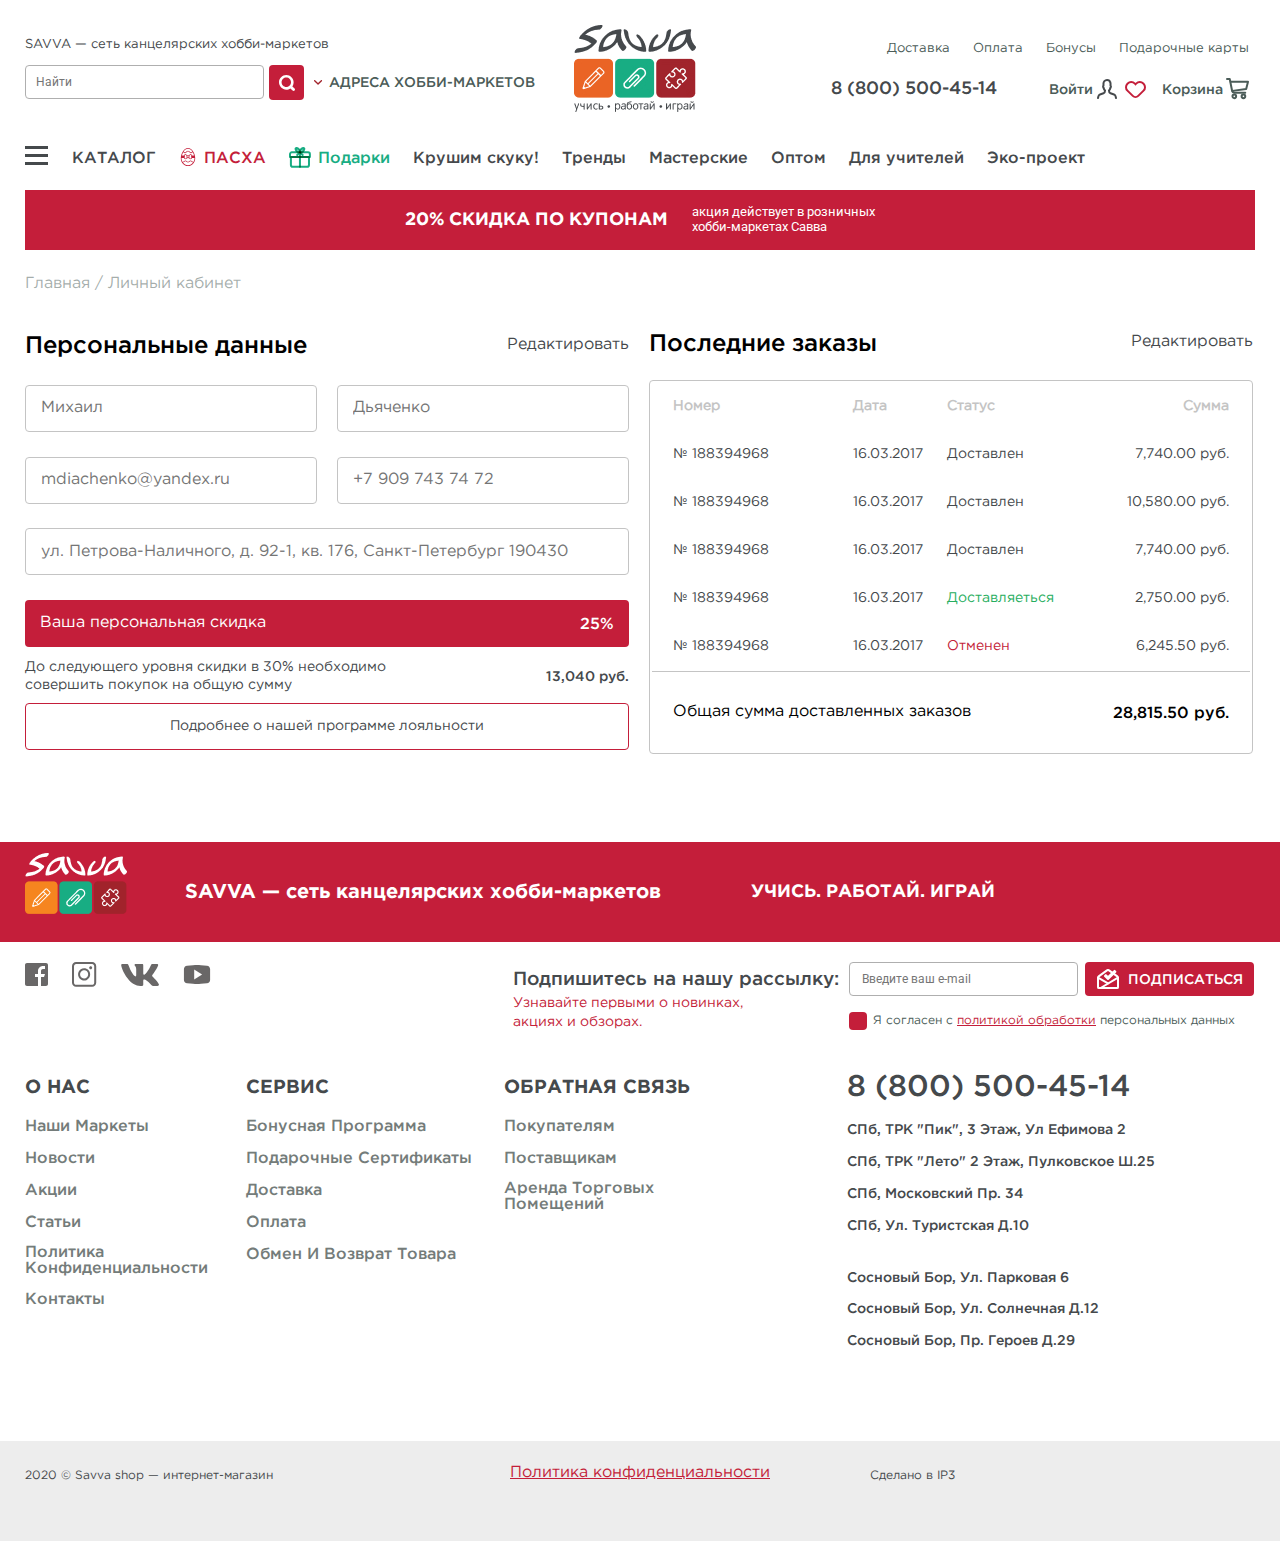
<file: personal.html>
<!DOCTYPE html>
<html lang="en">

<head>
  <meta charset="UTF-8">
  <meta http-equiv="X-UA-Compatible" content="IE=edge">
  <meta name="viewport" content="width=device-width, initial-scale=1.0">
  <title>site</title>
  <link href="https://fonts.googleapis.com/css?family=Roboto: 400, 500, 600" rel="stylesheet" />
  <link rel="stylesheet" href="css/normalize.css">
  <link rel="stylesheet" href="css/slick.css">
  <link rel="stylesheet" href="css/style.css">
  <link rel="stylesheet" href="css/media.css">
</head>

<body>

  <div class="wrapper">
    <header class='header'>
      <div class='header__top'>
        <div class='container'>
          <div class="header__top-flex">
            <div class="header__blok">
              <h6>SAVVA — cеть канцелярских хобби-маркетов</h6>
              <div class="header__blok-flex">
                <input type="text" placeholder="Найти" class="header__open-chearch">
                <button class="header__click-button">
                  <img src="images/Shape.svg" alt="alt">
                </button>
                <div class="header__seleted">
                  <img src="images/check.svg" alt="alt">
                  Адреса хобби-маркетов
                </div>
 
                <a href="#" class="header__vxod media">
                  Войти
                  <img src="images/vxod.svg" alt="alt">
                </a>
                <a href="#" class="header__live media">
                  <img src="images/live.svg" alt="alt">
                </a>
                <a href="#" class="header__cards media">
                  Корзина
                  <img src="images/card.svg" alt="alt">
                </a>
                <div class='header__burger media top1 header__burger-click1'>
                  <div class='header__burger-polosa1'></div>
                  <div class='header__burger-polosa'></div>
                  <div class='header__burger-polosa3'></div>
                </div>

              </div>

            </div>
            <a href="" class="header__logo">
              <img src="images/logo.jpg" alt="alt">
            </a>
            <div class="header__blok media">
              <nav class="header__nav-top">
                <ul>
                  <li><a href="#">Доставка</a></li>
                  <li><a href="#">Оплата</a></li>
                  <li><a href="#">Бонусы</a></li>
                  <li><a href="#">Подарочные карты</a></li>
                </ul>
              </nav>
              <a href="tel:88005004514" class="header__tell">8 (800) 500-45-14</a>
              <a href="#" class="header__vxod">
                Войти
                <img src="images/vxod.svg" alt="alt">
                <img src="images/live.svg" alt="alt">
              </a>
              <a href="#" class="header__cards">
                Корзина
                <img src="images/card.svg" alt="alt">
              </a>
            </div>
          </div>
        </div>
      </div>
      <div class='header__content'>
        <div class='container'>
          <div class="header__content-obertka">
            <div class='header__burger top media header__burger-click1'>
              <div class='header__burger-polosa1'></div>
              <div class='header__burger-polosa'></div>
              <div class='header__burger-polosa3'></div>
            </div>
            <nav class="header__nav-bottom header__menu-opendmedia">
              <div class='header__burger close media header__burger-click1'>
                <div class='header__burger-polosa1 opend'></div>
                <div class='header__burger-polosa opend'></div>
                <div class='header__burger-polosa3 opend'></div>
              </div>
              <ul>
                <li class="header__burger-click">
                  <div class='header__burger'>
                    <div class='header__burger-polosa1n'></div>
                    <div class='header__burger-polosan'></div>
                    <div class='header__burger-polosa3n'></div>
                  </div>
                  КАТАЛОГ

                  <div class="header__menu header__menu-opend">
                    <ul>
                      <li><a href="#"> Канцтовары</a></li>
                      <li><a href="#"> Рюкзаки, сумки</a></li>
                      <li><a href="#"> Игры</a></li>
                      <li><a href="#"> Игрушки</a></li>
                      <li><a href="#"> Творчество</a></li>
                      <li><a href="#"> Прикол зона</a></li>
                    </ul>
                    <ul>
                      <li><a href="#"> Батарейки</a></li>
                      <li><a href="#"> Корзины для бумаг</a></li>
                      <li><a href="#"> Корректоры</a></li>
                      <li><a href="#"> Калькуляторы</a></li>
                      <li><a href="#"> Демонстрационное оборудование</a></li>
                      <li><a href="#"> Дыроколы</a></li>
                      <li><a href="#"> Папки, регистраторы</a></li>
                      <li><a href="#"> Канцелярские мелочи</a></li>
                      <li><a href="#"> Калькуляторы</a></li>
                      <li><a href="#"> Компьютерная электроника</a></li>
                    </ul>
                    <ul>
                      <li> <a href="#"> Бумажная продукция</a></li>
                      <li> <a href="#"> Адресные папки</a></li>
                      <li> <a href="#"> Альбомы, бумага для рисования</a></li>
                      <li> <a href="#"> Бланки</a></li>
                      <li> <a href="#"> Блокноты</a></li>
                      <li> <a href="#"> Бумага для записи, клевой край</a></li>
                      <li> <a href="#"> Бумага для офисной техники</a></li>
                      <li> <a href="#"> Ватман, калька, карты</a></li>
                      <li> <a href="#"> Дневники, расписания</a></li>
                      <li> <a href="#"> Ежедневники</a></li>
                      <li> <a href="#"> Книги учета, канцелярские</a></li>
                      <li> <a href="#"> Музыкальные тетради, дневники</a></li>
                      <li> <a href="#"> Наклейки</a></li>
                      <li> <a href="#"> Предметные тетради</a></li>
                      <li> <a href="#"> Скетчбуки</a></li>
                      <li> <a href="#"> Тетради А4</a></li>
                      <li> <a href="#"> Тетради А5</a></li>
                      <li> <a href="#"> Цветная бумага</a></li>
                      <li> <a href="#"> Цветной картон</a></li>
                      <li> <a href="#"> Этикетки</a></li>
                    </ul>
                  </div>
                </li>
                <li>
                  <a href="#">
                    <img src="images/pasxa.svg" alt="alt">
                    ПАСХА
                  </a>
                </li>
                <li>
                  <a href="#">
                    <img src="images/podarok.svg" alt="alt">
                    Подарки
                  </a>
                </li>
                <li><a href="#">Крушим скуку!</a></li>
                <li><a href="#">Тренды</a></li>
                <li><a href="#">Мастерские</a></li>
                <li><a href="#">Оптом</a></li>
                <li><a href="#">Для учителей</a></li>
                <li><a href="#">Эко-проект</a></li>
              </ul>
            </nav>
          </div>
          <div class="section__polosa">
            <h2>
              20% СКИДКА ПО КУПОНАМ
            </h2>
            <p>
              акция действует в розничных
              хобби-маркетах Савва
            </p>
          </div>
        </div>
      </div>
    </header>

    <section class="personal">
      <div class="container">
        <div class="workshops__nav">
          <a href="#">Главная /</a>
          <a href="#">Личный кабинет</a>
        </div>
        <div class="personal__flex">
          <div class="personal__items">
            <div class="personal__blog">
              <h2>Персональные данные</h2>
              <a href="#">Редактировать</a>
            </div>
            <input type="text" placeholder="Михаил">
            <input type="text" placeholder="Дьяченко">
            <input type="text" placeholder="mdiachenko@yandex.ru">
            <input type="text" placeholder="+7 909 743 74 72">
            <input class="personal__grof" type="text"
              placeholder="ул. Петрова-Наличного, д. 92-1, кв. 176, Санкт-Петербург 190430">
            <div class="personal__skidka">
              Ваша персональная скидка <span>25%</span>
            </div>
            <div class="personal__yroven">
              До следующего уровня скидки в 30%
              необходимо совершить покупок на общую сумму
              <span>13,040 руб.</span>
            </div>
            <a href="#" class="personal__btn">
              Подробнее о нашей программе лояльности
            </a>
          </div>
          <div class="personal__items">
            <div class="personal__blog">
              <h2>Последние заказы</h2>
              <a href="#">Редактировать</a>
            </div>
            <table>
              <tr>
                <th>Номер</th>
                <th>Дата</th>
                <th>Статус</th>
                <th>Сумма</th>
              </tr>
              <tr>
                <td>№ 188394968</td>
                <td>16.03.2017</td>
                <td>Доставлен</td>
                <td>7,740.00 руб.</td>
              </tr>
              <tr>
                <td>№ 188394968</td>
                <td>16.03.2017</td>
                <td>Доставлен</td>
                <td>10,580.00 руб.</td>
              </tr>
              <tr>
                <td>№ 188394968</td>
                <td>16.03.2017</td>
                <td>Доставлен</td>
                <td>7,740.00 руб.</td>
              </tr>
              <tr>
                <td>№ 188394968</td>
                <td>16.03.2017</td>
                <td>Доставляеться</td>
                <td>2,750.00 руб.</td>
              </tr>
              <tr>
                <td>№ 188394968</td>
                <td>16.03.2017</td>
                <td>Отменен</td>
                <td>6,245.50 руб.</td>
              </tr>
              <tr>
                <td colspan="4">
                  <div class="personal__border">

                    Общая сумма доставленных заказов
                    <span>28,815.50 руб.</span>
                  </div>
                </td>
              </tr>
            </table>
          </div>
        </div>
      </div>
    </section>
  </div>



  <footer class="footer">
    <div class="footer__about">
      <div class="container">
        <div class="footer__flex-top">
          <a href="/">
            <img src="images/logo.png" alt="alt">
          </a>
          <h3>SAVVA — cеть канцелярских хобби-маркетов</h3>
          <h4>УЧИСЬ. РАБОТАЙ. ИГРАЙ</h4>
        </div>
      </div>
    </div>
    <div class="container">
      <div class="footer__inner">
        <div class="footer__box">
          <div class="footer__icon">
            <a href="#">
              <img src="images/facebook.svg" alt="alt">
            </a>
            <a href="#">
              <img src="images/InstagramF.svg" alt="alt">
            </a>
            <a href="#">
              <img src="images/vk.svg" alt="alt">
            </a>
            <a href="#">
              <img src="images/Youtub.svg" alt="alt">
            </a>
          </div>
          <div class="footer__raccylka">
            <div class="footer__text">
              <h5>Подпишитесь на нашу рассылку: </h5>
              <p>
                Узнавайте первыми о новинках,<br>
                акциях и обзорах.
              </p>
            </div>
            <form class="footer__input">
              <input type="text" placeholder="Введите ваш e-mail">
              <button>
                <img src="images/mail.svg" alt="alt">
                ПОДПИСАТЬСЯ
              </button>
              <div class="footer__checkbox">
                <input type="checkbox" class="footer__checkbox-box" id="hello">
                <label for="hello" class="footer__checkbox-title">
                  Я согласен с <a href="#">политикой обработки</a> персональных данных
                </label>
              </div>
            </form>
          </div>
        </div>
        <div class="footer__flex">
          <nav class="footer__nav">
            <ul>
              <li>О НАС</li>
              <li><a href="#">Наши маркеты</a></li>
              <li><a href="#">Новости</a></li>
              <li><a href="#">Акции</a></li>
              <li><a href="#">Статьи</a></li>
              <li><a href="#">Политика конфиденциальности</a></li>
              <li><a href="#">Контакты</a></li>
            </ul>
          </nav>
          <nav class="footer__nav">
            <ul>
              <li>СЕРВИС</li>
              <li><a href="#">Бонусная программа</a></li>
              <li><a href="#">Подарочные сертификаты</a></li>
              <li><a href="#">Доставка</a></li>
              <li><a href="#">Оплата</a></li>
              <li><a href="#">Обмен и возврат товара</a></li>
            </ul>
          </nav>
          <nav class="footer__nav">
            <ul>
              <li>Обратная связь</li>
              <li><a href="#">Покупателям</a></li>
              <li><a href="#">Поставщикам</a></li>
              <li><a href="#">Аренда торговых помещений</a></li>
            </ul>
          </nav>
          <nav class="footer__nav">
            <ul>
              <li class="phone"><a href="tel:88005004514">8 (800) 500-45-14</a></li>
              <li><span>СПб, ТРК "Пик", 3 этаж, ул Ефимова 2</span></li>
              <li><span>СПб, ТРК "Лето" 2 этаж, Пулковское ш.25</span></li>
              <li><span>СПб, Московский пр. 34</span></li>
              <li><span>СПб, ул. Туристская д.10</span></li>
              <li><span>Сосновый Бор, ул. Парковая 6</span></li>
              <li><span>Сосновый Бор, ул. Солнечная д.12</span></li>
              <li><span>Сосновый Бор, пр. Героев д.29 </span></li>
            </ul>
          </nav>
        </div>
      </div>
    </div>
    <div class="footer__bottom">
      <div class="container">
        <div class="footer__bottom-flex">
          <p>2020 © Savva shop — интернет-магазин</p>
          <a href="#">Политика конфиденциальности</a>
          <p>Сделано в IP3</p>
        </div>
      </div>
    </div>
  </footer>



  <script src="js/jquery-3.5.1.min.js"></script>
  <script src="js/slick.min.js"></script>
  <script src="js/script.js"></script>
</body>

</html>
</file>
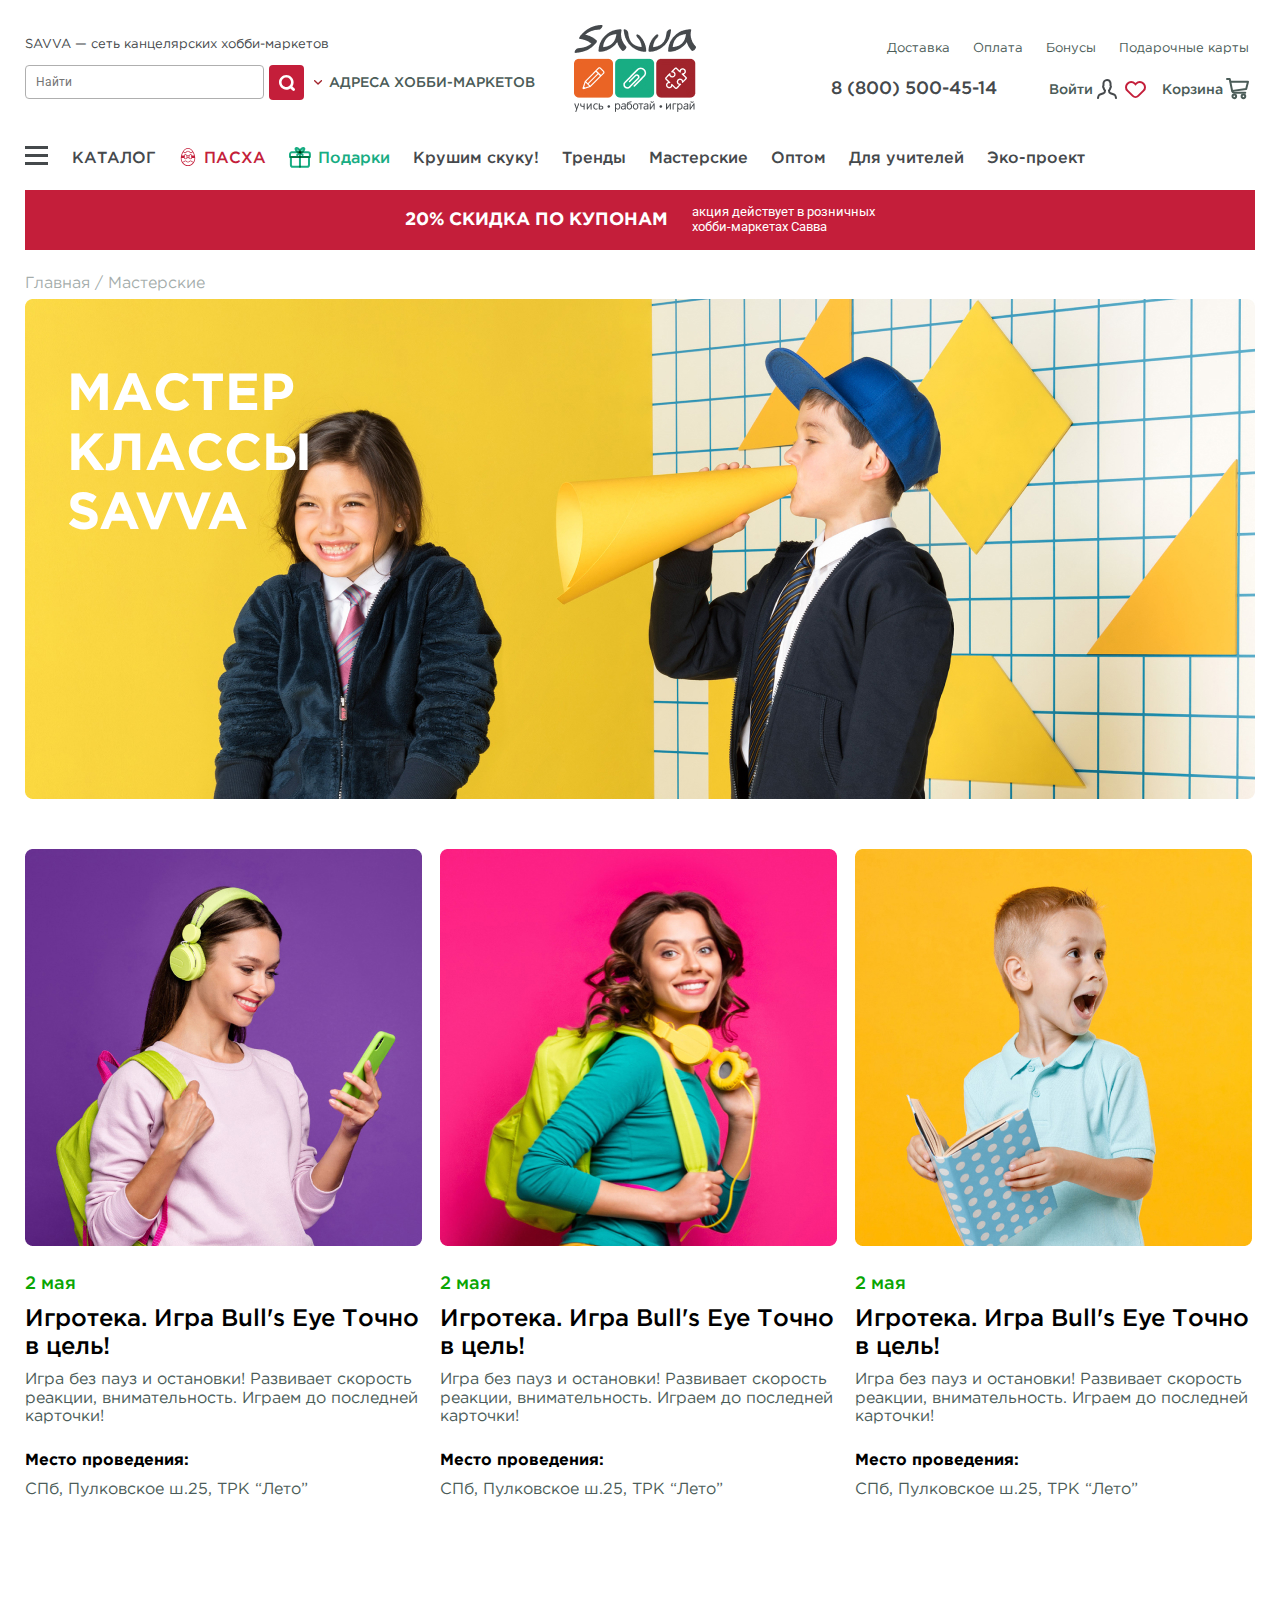
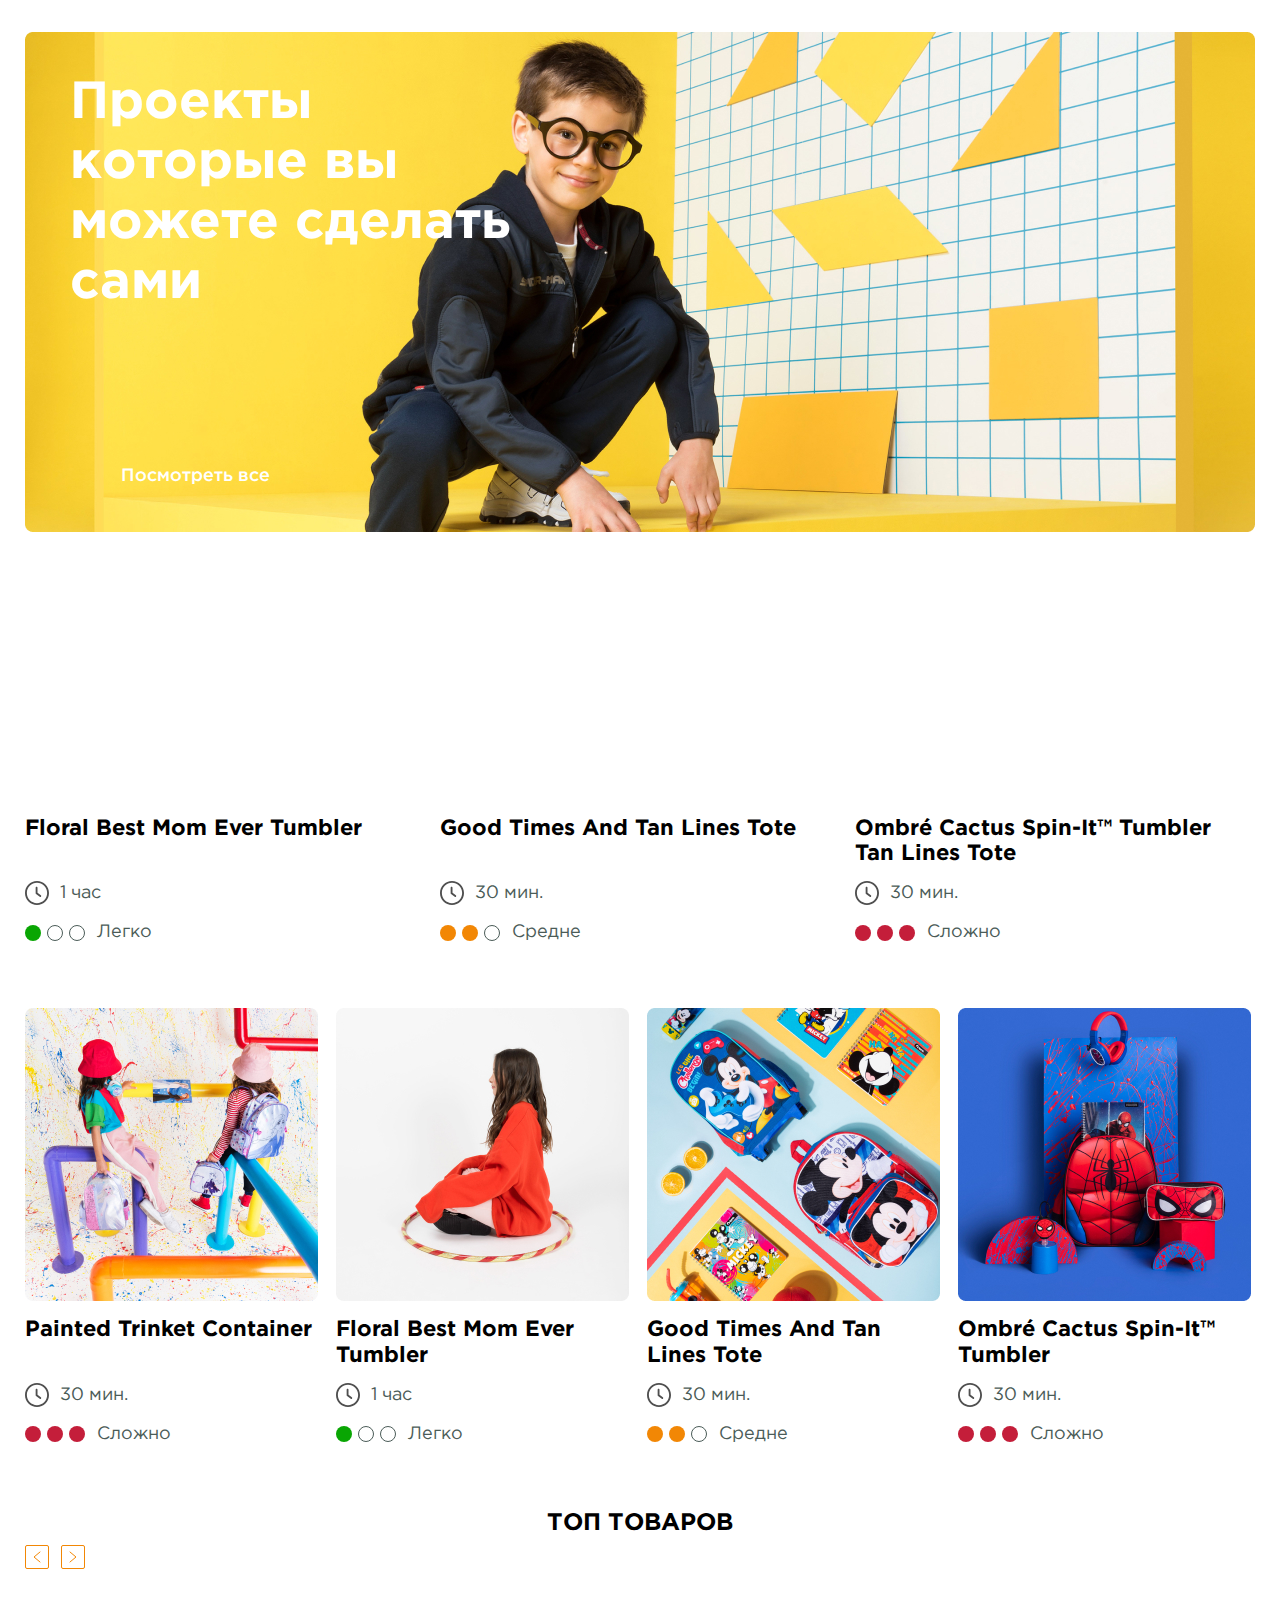
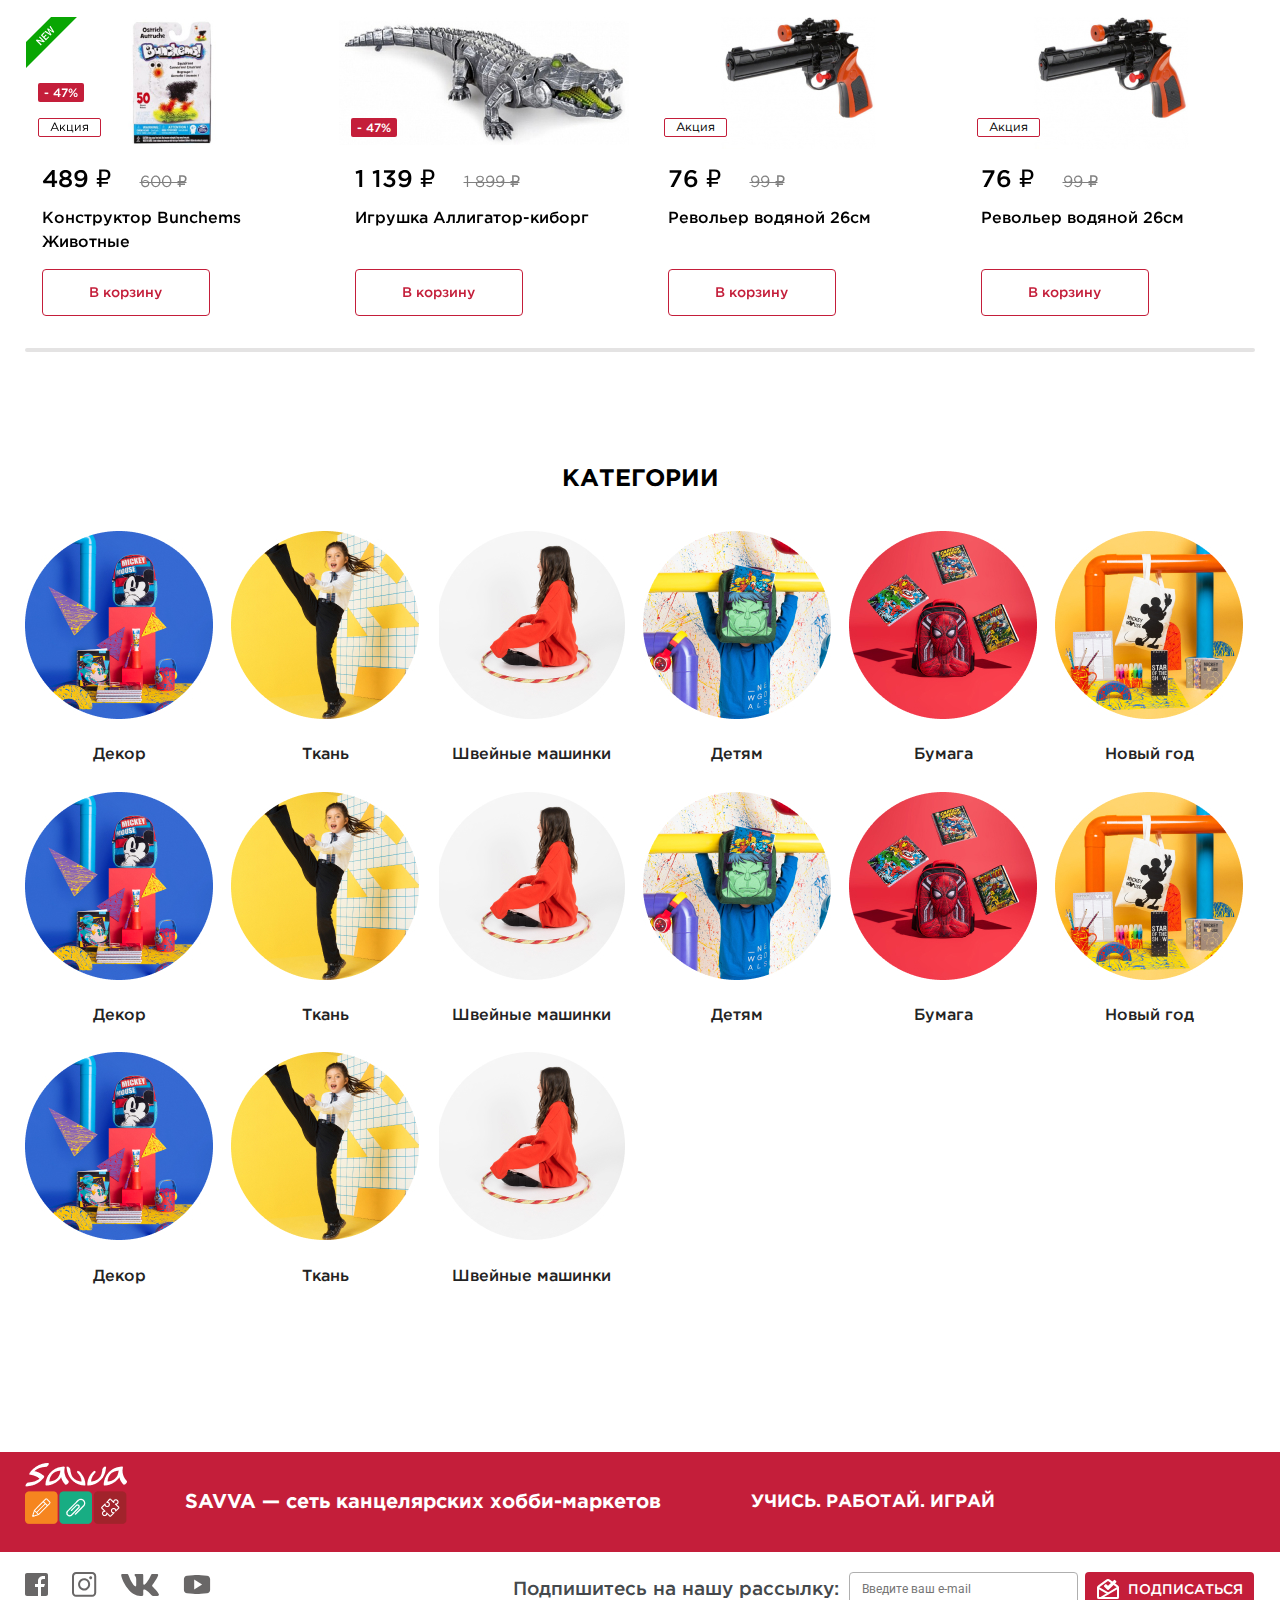
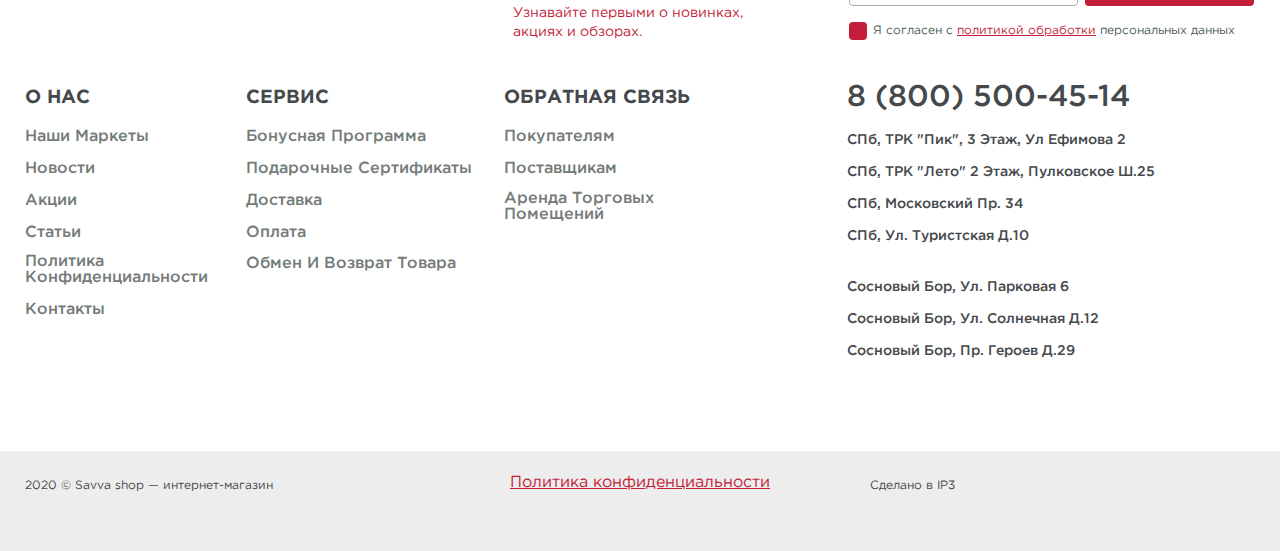
<file: workshops.html>
<!DOCTYPE html>
<html lang="en">

<head>
  <meta charset="UTF-8">
  <meta http-equiv="X-UA-Compatible" content="IE=edge">
  <meta name="viewport" content="width=device-width, initial-scale=1.0">
  <title>site</title>
  <link href="https://fonts.googleapis.com/css?family=Roboto:400" rel="stylesheet" />
  <link rel="stylesheet" href="css/normalize.css">
  <link rel="stylesheet" href="css/slick.css">
  <link rel="stylesheet" href="css/style.css">
  <link rel="stylesheet" href="css/media.css">
</head>

<body>

  <div class="wrapper">
    <header class='header'>
      <div class='header__top'>
        <div class='container'>
          <div class="header__top-flex">
            <div class="header__blok">
              <h6>SAVVA — cеть канцелярских хобби-маркетов</h6>
              <div class="header__blok-flex">
                <input type="text" placeholder="Найти" class="header__open-chearch">
                <button class="header__click-button">
                  <img src="images/Shape.svg" alt="alt">
                </button>
                <div class="header__seleted">
                  <img src="images/check.svg" alt="alt">
                  Адреса хобби-маркетов
                </div>
 
                <a href="#" class="header__vxod media">
                  Войти
                  <img src="images/vxod.svg" alt="alt">
                </a>
                <a href="#" class="header__live media">
                  <img src="images/live.svg" alt="alt">
                </a>
                <a href="#" class="header__cards media">
                  Корзина
                  <img src="images/card.svg" alt="alt">
                </a>
                <div class='header__burger media top1 header__burger-click1'>
                  <div class='header__burger-polosa1'></div>
                  <div class='header__burger-polosa'></div>
                  <div class='header__burger-polosa3'></div>
                </div>

              </div>

            </div>
            <a href="" class="header__logo">
              <img src="images/logo.jpg" alt="alt">
            </a>
            <div class="header__blok media">
              <nav class="header__nav-top">
                <ul>
                  <li><a href="#">Доставка</a></li>
                  <li><a href="#">Оплата</a></li>
                  <li><a href="#">Бонусы</a></li>
                  <li><a href="#">Подарочные карты</a></li>
                </ul>
              </nav>
              <a href="tel:88005004514" class="header__tell">8 (800) 500-45-14</a>
              <a href="#" class="header__vxod">
                Войти
                <img src="images/vxod.svg" alt="alt">
                <img src="images/live.svg" alt="alt">
              </a>
              <a href="#" class="header__cards">
                Корзина
                <img src="images/card.svg" alt="alt">
              </a>
            </div>
          </div>
        </div>
      </div>
      <div class='header__content'>
        <div class='container'>
          <div class="header__content-obertka">
            <div class='header__burger top media header__burger-click1'>
              <div class='header__burger-polosa1'></div>
              <div class='header__burger-polosa'></div>
              <div class='header__burger-polosa3'></div>
            </div>
            <nav class="header__nav-bottom header__menu-opendmedia">
              <div class='header__burger close media header__burger-click1'>
                <div class='header__burger-polosa1 opend'></div>
                <div class='header__burger-polosa opend'></div>
                <div class='header__burger-polosa3 opend'></div>
              </div>
              <ul>
                <li class="header__burger-click">
                  <div class='header__burger'>
                    <div class='header__burger-polosa1n'></div>
                    <div class='header__burger-polosan'></div>
                    <div class='header__burger-polosa3n'></div>
                  </div>
                  КАТАЛОГ

                  <div class="header__menu header__menu-opend">
                    <ul>
                      <li><a href="#"> Канцтовары</a></li>
                      <li><a href="#"> Рюкзаки, сумки</a></li>
                      <li><a href="#"> Игры</a></li>
                      <li><a href="#"> Игрушки</a></li>
                      <li><a href="#"> Творчество</a></li>
                      <li><a href="#"> Прикол зона</a></li>
                    </ul>
                    <ul>
                      <li><a href="#"> Батарейки</a></li>
                      <li><a href="#"> Корзины для бумаг</a></li>
                      <li><a href="#"> Корректоры</a></li>
                      <li><a href="#"> Калькуляторы</a></li>
                      <li><a href="#"> Демонстрационное оборудование</a></li>
                      <li><a href="#"> Дыроколы</a></li>
                      <li><a href="#"> Папки, регистраторы</a></li>
                      <li><a href="#"> Канцелярские мелочи</a></li>
                      <li><a href="#"> Калькуляторы</a></li>
                      <li><a href="#"> Компьютерная электроника</a></li>
                    </ul>
                    <ul>
                      <li> <a href="#"> Бумажная продукция</a></li>
                      <li> <a href="#"> Адресные папки</a></li>
                      <li> <a href="#"> Альбомы, бумага для рисования</a></li>
                      <li> <a href="#"> Бланки</a></li>
                      <li> <a href="#"> Блокноты</a></li>
                      <li> <a href="#"> Бумага для записи, клевой край</a></li>
                      <li> <a href="#"> Бумага для офисной техники</a></li>
                      <li> <a href="#"> Ватман, калька, карты</a></li>
                      <li> <a href="#"> Дневники, расписания</a></li>
                      <li> <a href="#"> Ежедневники</a></li>
                      <li> <a href="#"> Книги учета, канцелярские</a></li>
                      <li> <a href="#"> Музыкальные тетради, дневники</a></li>
                      <li> <a href="#"> Наклейки</a></li>
                      <li> <a href="#"> Предметные тетради</a></li>
                      <li> <a href="#"> Скетчбуки</a></li>
                      <li> <a href="#"> Тетради А4</a></li>
                      <li> <a href="#"> Тетради А5</a></li>
                      <li> <a href="#"> Цветная бумага</a></li>
                      <li> <a href="#"> Цветной картон</a></li>
                      <li> <a href="#"> Этикетки</a></li>
                    </ul>
                  </div>
                </li>
                <li>
                  <a href="#">
                    <img src="images/pasxa.svg" alt="alt">
                    ПАСХА
                  </a>
                </li>
                <li>
                  <a href="#">
                    <img src="images/podarok.svg" alt="alt">
                    Подарки
                  </a>
                </li>
                <li><a href="#">Крушим скуку!</a></li>
                <li><a href="#">Тренды</a></li>
                <li><a href="#">Мастерские</a></li>
                <li><a href="#">Оптом</a></li>
                <li><a href="#">Для учителей</a></li>
                <li><a href="#">Эко-проект</a></li>
              </ul>
            </nav>
          </div>
          <div class="section__polosa">
            <h2>
              20% СКИДКА ПО КУПОНАМ
            </h2>
            <p>
              акция действует в розничных
              хобби-маркетах Савва
            </p>
          </div>
        </div>
      </div>
    </header>

    <section class="workshops">
      <div class="container">
        <div class="workshops__nav">
          <a href="#">Главная /</a>
          <a href="#">Мастерские</a>
        </div>
        <div class="workshops__banner-obertka">       
          <img class="workshops__banner" src="images/bannerText.jpg" alt="alt">
           <h3>
             мастер
            классы
            savva
          </h3>
      </div>
        <div class="workshops__flex">
          <div class="workshops__items">
            <a href="#">
              <img src="images/workshops.jpg" alt="#">
            </a>
            <h6>2 мая</h6>
            <h2>Игротека. Игра Bull's Eye Точно в цель!</h2>
            <p>Игра без пауз и остановки! Развивает скорость реакции, внимательность. Играем до последней карточки!</p>
            <h5>Место проведения:</h5>
            <p>СПб, Пулковское ш.25, ТРК “Лето”</p>
          </div>
          <div class="workshops__items">
            <a href="#">
              <img src="images/workshops1.jpg" alt="#">
            </a>
            <h6>2 мая</h6>
            <h2>Игротека. Игра Bull's Eye Точно в цель!</h2>
            <p>Игра без пауз и остановки! Развивает скорость реакции, внимательность. Играем до последней карточки!</p>
            <h5>Место проведения:</h5>
            <p>СПб, Пулковское ш.25, ТРК “Лето”</p>
          </div>
          <div class="workshops__items">
            <a href="#">
              <img src="images/workshops2.jpg" alt="#">
            </a>
            <h6>2 мая</h6>
            <h2>Игротека. Игра Bull's Eye Точно в цель!</h2>
            <p>Игра без пауз и остановки! Развивает скорость реакции, внимательность. Играем до последней карточки!</p>
            <h5>Место проведения:</h5>
            <p>СПб, Пулковское ш.25, ТРК “Лето”</p>
          </div>
        </div>
        <div class="workshops__oberka-bottom">
          <img class="workshops__banner-bottom" src="images/bannerbtn.jpg" alt="alt">
          <h3>
            Проекты
            которые
            вы можете
            сделать сами
          </h3>
          <a href="#">Посмотреть все</a>
        </div>
        <div class="workshops__flex-bottom">
          <div class="workshops__items-bottom">
            <iframe src="https://www.youtube.com/embed/zRxcYsa62EA" frameborder="0"
              allow="accelerometer; autoplay; clipboard-write; encrypted-media; gyroscope; picture-in-picture"
              allowfullscreen></iframe>
            <h3>Floral Best Mom Ever Tumbler</h3>
            <p><img src="images/hour.svg" alt="alt"> 1 час</p>
            <p class="green"><span></span><span></span><span></span>Легко</p>
          </div>
          <div class="workshops__items-bottom">
            <iframe src="https://www.youtube.com/embed/zRxcYsa62EA" frameborder="0"
              allow="accelerometer; autoplay; clipboard-write; encrypted-media; gyroscope; picture-in-picture"
              allowfullscreen></iframe>
            <h3>Good Times And Tan Lines Tote</h3>
            <p><img src="images/hour.svg" alt="alt"> 30 мин.</p>
            <p class="orange"><span></span><span></span><span></span>Средне</p>
          </div>
          <div class="workshops__items-bottom">
            <iframe src="https://www.youtube.com/embed/zRxcYsa62EA" frameborder="0"
              allow="accelerometer; autoplay; clipboard-write; encrypted-media; gyroscope; picture-in-picture"
              allowfullscreen></iframe>
            <h3>Ombré Cactus Spin-It™ Tumbler Tan Lines Tote</h3>
            <p><img src="images/hour.svg" alt="alt"> 30 мин.</p>
            <p class="red"><span></span><span></span><span></span>Сложно</p>
          </div>
        </div>
        <div class="workshops__flex-bottom">
          <div class="workshops__items-bottombox">
            <a href="#">
              <img src="images/Paindet.jpg" alt="alt">
            </a>
            <h3>Painted Trinket Container</h3>
            <p><img src="images/hour.svg" alt="alt"> 30 мин.</p>
            <p class="red"><span></span><span></span><span></span>Сложно</p>
          </div>
          <div class="workshops__items-bottombox">
            <a href="#">
              <img src="images/Floral.jpg" alt="alt">
            </a>
            <h3>Floral Best Mom Ever Tumbler</h3>
            <p><img src="images/hour.svg" alt="alt"> 1 час</p>
            <p class="green"><span></span><span></span><span></span>Легко</p>
          </div>
          <div class="workshops__items-bottombox">
            <a href="#">
              <img src="images/Goog.jpg" alt="alt">
            </a>
            <h3>Good Times And Tan Lines Tote</h3>
            <p><img src="images/hour.svg" alt="alt"> 30 мин.</p>
            <p class="orange"><span></span><span></span><span></span>Средне</p>
          </div>
          <div class="workshops__items-bottombox">
            <a href="#">
              <img src="images/Ombre.jpg" alt="alt">
            </a>
            <h3>Ombré Cactus Spin-It™ Tumbler</h3>
            <p><img src="images/hour.svg" alt="alt"> 30 мин.</p>
            <p class="red"><span></span><span></span><span></span>Сложно</p>
          </div>
        </div>
        <h1>
          ТОП ТОВАРОВ
        </h1>
        <div class="workshops__slider-inner">
          <div class="workshops__arrow">
            <span class="workshops__left-slider">
              <svg width="8" height="12" fill="none" xmlns="http://www.w3.org/2000/svg"><path d="M7 1L1 6l6 5" stroke="#F28705" stroke-linecap="round" stroke-linejoin="round"/></svg>
            </span>
            <span class="workshops__right-slider">
              <svg width="8" height="12" fill="none" xmlns="http://www.w3.org/2000/svg"><path d="M1 1l6 5-6 5" stroke="#F28705" stroke-linecap="round" stroke-linejoin="round"/></svg>
            </span>
          </div>
          <div class="workshops__slider">
            <div class="workshops__rei">
              <div class="workshops__rei-items">
                <a href="#" class="workshops__slider-blog">
                  <img src="images/bar.jpg" alt="alt">
                  <img class="workshops__slider-news" src="images/news.svg" alt="alt">
                  <div class="workshops__slider-scidka">
                    <span class="workshops__slider-procent">- 47%</span>
                    <span class="workshops__slider-akci">Акция</span>
                  </div>
                </a>
                <div class="workshops__slider-obertka">
                  <span class="workshops__slider-price">489 ₽</span>
                  <s>600 ₽</s>
                </div>
                <p>Конструктор Bunchems Животные</p>
                <a href="#" class="workshops__slider-btn">
                  В корзину
                </a>
              </div>
            </div>
            <div class="workshops__rei">
              <div class="workshops__rei-items">
                <a href="#" class="workshops__slider-blog">
                  <img src="images/bar1.jpg" alt="alt">
                  <div class="workshops__slider-scidka">
                    <span class="workshops__slider-procent">- 47%</span>
                  </div>
                </a>
                <div class="workshops__slider-obertka">
                  <span class="workshops__slider-price">1 139 ₽</span>
                  <s>1 899 ₽</s>
                </div>
                <p>Игрушка Аллигатор-киборг</p>
                <a href="#" class="workshops__slider-btn">
                  В корзину
                </a>
              </div>
            </div>
            <div class="workshops__rei">
              <div class="workshops__rei-items">
                <a href="#" class="workshops__slider-blog">
                  <img src="images/bar2.jpg" alt="alt">
                  <div class="workshops__slider-scidka">
                    <span class="workshops__slider-akci">Акция</span>
                  </div>
                </a>
                <div class="workshops__slider-obertka">
                  <span class="workshops__slider-price">76 ₽</span>
                  <s>99 ₽</s>
                </div>
                <p>Револьер водяной 26см</p>
                <a href="#" class="workshops__slider-btn">
                  В корзину
                </a>
              </div>
            </div>
            <div class="workshops__rei">
              <div class="workshops__rei-items">
                <a href="#" class="workshops__slider-blog">
                  <img src="images/bar2.jpg" alt="alt">
                  <div class="workshops__slider-scidka">
                    <span class="workshops__slider-akci">Акция</span>
                  </div>
                </a>
                <div class="workshops__slider-obertka">
                  <span class="workshops__slider-price">76 ₽</span>
                  <s>99 ₽</s>
                </div>
                <p>Револьер водяной 26см</p>
                <a href="#" class="workshops__slider-btn">
                  В корзину
                </a>
              </div>
            </div>
            <div class="workshops__rei">
              <div class="workshops__rei-items">
                <a href="#" class="workshops__slider-blog">
                  <img src="images/bar2.jpg" alt="alt">
                  <div class="workshops__slider-scidka">
                    <span class="workshops__slider-akci">Акция</span>
                  </div>
                </a>
                <div class="workshops__slider-obertka">
                  <span class="workshops__slider-price">76 ₽</span>
                  <s>99 ₽</s>
                </div>
                <p>Револьер водяной 26см</p>
                <a href="#" class="workshops__slider-btn">
                  В корзину
                </a>
              </div>
            </div>

          </div>
          <div class="progress" role="progressbar" aria-valuemin="0" aria-valuemax="100">
            <span class="slider__label sr-only">
          </div>
        </div>
        <div class="about">
          <h2>КАТЕГОРИИ</h2>
          <div class="about__flex">
            <div class="about__items">
              <a href="#">
                <img src="images/Decor.jpg" alt="alt">
              </a>
              <span>Декор</span>
            </div>
            <div class="about__items">
              <a href="#">
                <img src="images/thecloth.jpg" alt="alt">
              </a>
              <span>Ткань</span>
            </div>
            <div class="about__items">
              <a href="#">
                <img src="images/Sewingmachines.jpg" alt="alt">
              </a>
              <span>Швейные машинки</span>
            </div>
            <div class="about__items">
              <a href="#">
                <img src="images/Forchildren.jpg" alt="alt">
              </a>
              <span>Детям</span>
            </div>
            <div class="about__items">
              <a href="#">
                <img src="images/Paper.jpg" alt="alt">
              </a>
              <span>Бумага</span>
            </div>
            <div class="about__items">
              <a href="#">
                <img src="images/Newear.jpg" alt="alt">
              </a>
              <span>Новый год</span>
            </div>
            <div class="about__items">
              <a href="#">
                <img src="images/Decor.jpg" alt="alt">
              </a>
              <span>Декор</span>
            </div>
            <div class="about__items">
              <a href="#">
                <img src="images/thecloth.jpg" alt="alt">
              </a>
              <span>Ткань</span>
            </div>
            <div class="about__items">
              <a href="#">
                <img src="images/Sewingmachines.jpg" alt="alt">
              </a>
              <span>Швейные машинки</span>
            </div>
            <div class="about__items">
              <a href="#">
                <img src="images/Forchildren.jpg" alt="alt">
              </a>
              <span>Детям</span>
            </div>
            <div class="about__items">
              <a href="#">
                <img src="images/Paper.jpg" alt="alt">
              </a>
              <span>Бумага</span>
            </div>
            <div class="about__items">
              <a href="#">
                <img src="images/Newear.jpg" alt="alt">
              </a>
              <span>Новый год</span>
            </div>
            <div class="about__items">
              <a href="#">
                <img src="images/Decor.jpg" alt="alt">
              </a>
              <span>Декор</span>
            </div>
            <div class="about__items">
              <a href="#">
                <img src="images/thecloth.jpg" alt="alt">
              </a>
              <span>Ткань</span>
            </div>
            <div class="about__items">
              <a href="#">
                <img src="images/Sewingmachines.jpg" alt="alt">
              </a>
              <span>Швейные машинки</span>
            </div>

          </div>
        </div> 
      </div>
    </section> 
  </div>



  <footer class="footer">
    <div class="footer__about">
      <div class="container">
        <div class="footer__flex-top">
          <a href="/">
            <img src="images/logo.png" alt="alt">
          </a>
          <h3>SAVVA — cеть канцелярских хобби-маркетов</h3>
          <h4>УЧИСЬ. РАБОТАЙ. ИГРАЙ</h4>
        </div>
      </div>
    </div>
    <div class="container">
      <div class="footer__inner">
        <div class="footer__box">
          <div class="footer__icon">
            <a href="#">
              <img src="images/facebook.svg" alt="alt">
            </a>
            <a href="#">
              <img src="images/InstagramF.svg" alt="alt">
            </a>
            <a href="#">
              <img src="images/vk.svg" alt="alt">
            </a>
            <a href="#">
              <img src="images/Youtub.svg" alt="alt">
            </a>
          </div>
          <div class="footer__raccylka">
            <div class="footer__text">
              <h5>Подпишитесь на нашу рассылку: </h5>
              <p>
                Узнавайте первыми о новинках,<br>
                акциях и обзорах.
              </p>
            </div>
            <form class="footer__input">
              <input type="text" placeholder="Введите ваш e-mail">
              <button>
                <img src="images/mail.svg" alt="alt">
                ПОДПИСАТЬСЯ
              </button>
              <div class="footer__checkbox">
                <input type="checkbox" class="footer__checkbox-box" id="hello">
                <label for="hello" class="footer__checkbox-title">
                  Я согласен с <a href="#">политикой обработки</a> персональных данных
                </label>
              </div>
            </form>
          </div>
        </div>
        <div class="footer__flex">
          <nav class="footer__nav">
            <ul>
              <li>О НАС</li>
              <li><a href="#">Наши маркеты</a></li>
              <li><a href="#">Новости</a></li>
              <li><a href="#">Акции</a></li>
              <li><a href="#">Статьи</a></li>
              <li><a href="#">Политика конфиденциальности</a></li>
              <li><a href="#">Контакты</a></li>
            </ul>
          </nav>
          <nav class="footer__nav">
            <ul>
              <li>СЕРВИС</li>
              <li><a href="#">Бонусная программа</a></li>
              <li><a href="#">Подарочные сертификаты</a></li>
              <li><a href="#">Доставка</a></li>
              <li><a href="#">Оплата</a></li>
              <li><a href="#">Обмен и возврат товара</a></li>
            </ul>
          </nav>
          <nav class="footer__nav">
            <ul>
              <li>Обратная связь</li>
              <li><a href="#">Покупателям</a></li>
              <li><a href="#">Поставщикам</a></li>
              <li><a href="#">Аренда торговых помещений</a></li>
            </ul>
          </nav>
          <nav class="footer__nav">
            <ul>
              <li class="phone"><a href="tel:88005004514">8 (800) 500-45-14</a></li>
              <li><span>СПб, ТРК "Пик", 3 этаж, ул Ефимова 2</span></li>
              <li><span>СПб, ТРК "Лето" 2 этаж, Пулковское ш.25</span></li>
              <li><span>СПб, Московский пр. 34</span></li>
              <li><span>СПб, ул. Туристская д.10</span></li>
              <li><span>Сосновый Бор, ул. Парковая 6</span></li>
              <li><span>Сосновый Бор, ул. Солнечная д.12</span></li>
              <li><span>Сосновый Бор, пр. Героев д.29 </span></li>
            </ul>
          </nav>
        </div>
      </div>
    </div>
    <div class="footer__bottom">
      <div class="container">
        <div class="footer__bottom-flex">        
        <p>2020 © Savva shop — интернет-магазин</p>
        <a href="#">Политика конфиденциальности</a>
        <p>Сделано в IP3</p>
      </div>
      </div>
    </div> 
  </footer>



  <script src="js/jquery-3.5.1.min.js"></script>
  <script src="js/slick.min.js"></script>
  <script src="js/script.js"></script>
</body>

</html>
</file>
<file: css/style.css>
@charset "UTF-8";
/** Generated by FG **/
@font-face {
  font-family: "Gotham Pro-bold";
  src: url("../fonts/ofont.ru_Gotham Pro.eot");
  src: local("☺"), url("../fonts/ofont.ru_Gotham Pro.woff") format("woff"), url("../fonts/ofont.ru_Gotham Pro.ttf") format("truetype"), url("../fonts/ofont.ru_Gotham Pro.svg") format("svg");
  font-weight: normal;
  font-style: normal;
}

/** Generated by FG **/
@font-face {
  font-family: "Gotham Pro-regular";
  src: url("../fonts/regular.eot");
  src: local("☺"), url("../fonts/regular.woff") format("woff"), url("../fonts/regular.ttf") format("truetype"), url("../fonts/regular.svg") format("svg");
  font-weight: normal;
  font-style: normal;
}

/** Generated by FG **/
@font-face {
  font-family: 'Gotham Pro-medium';
  src: url("../fonts/medium.eot");
  src: local("☺"), url("../fonts/medium.woff") format("woff"), url("../fonts/medium.ttf") format("truetype"), url("../fonts/medium.svg") format("svg");
  font-weight: normal;
  font-style: normal;
}

/** Generated by FG **/
@font-face {
  font-family: 'Gotham__pro-black';
  src: url("../fonts/Gotham__pro-black.eot");
  src: local("☺"), url("../fonts/Gotham__pro-black.woff") format("woff"), url("../fonts/Gotham__pro-black.ttf") format("truetype"), url("../fonts/Gotham__pro-black.svg") format("svg");
  font-weight: normal;
  font-style: normal;
}

/** Generated by FG **/
@font-face {
  font-family: 'proxima-nova-bold';
  src: url("../fonts/proxima-nova-bold.eot");
  src: local("☺"), url("../fonts/proxima-nova-bold.woff") format("woff"), url("../fonts/proxima-nova-bold.ttf") format("truetype"), url("../fonts/proxima-nova-bold.svg") format("svg");
  font-weight: normal;
  font-style: normal;
}

/** Generated by FG **/
@font-face {
  font-family: 'proxima-nova-black';
  src: url("../fonts/proxima-nova-black.eot");
  src: local("☺"), url("../fonts/proxima-nova-black.woff") format("woff"), url("../fonts/proxima-nova-black.ttf") format("truetype"), url("../fonts/proxima-nova-black.svg") format("svg");
  font-weight: normal;
  font-style: normal;
}

* {
  -webkit-box-sizing: border-box;
          box-sizing: border-box;
  padding: 0;
  margin: 0;
  border: none;
  background: 0 0;
  outline-offset: 0;
}

a {
  text-decoration: none;
  display: inline-block;
}

ul,
li {
  list-style: none;
  margin: 0px;
  padding: 0px;
}

h1,
h2,
h3,
h4,
h5,
h6 {
  margin: 0px;
  font-weight: 400;
}

p {
  margin: 0px;
}

input,
textarea,
button {
  outline: none;
}

button {
  cursor: pointer;
}

.container {
  max-width: 1260px;
  margin: 0 auto;
  padding: 0px 15px;
}

body {
  font-family: "Gotham Pro-regular";
  display: -webkit-box;
  display: -ms-flexbox;
  display: flex;
  -webkit-box-orient: vertical;
  -webkit-box-direction: normal;
      -ms-flex-direction: column;
          flex-direction: column;
  min-height: 100vh;
}

body.opend {
  overflow: hidden;
}

.header {
  padding: 25px 0px 25px;
}

.header__top {
  margin-bottom: 29px;
}

.header__live {
  display: none;
}

.header__vxod.media, .header__cards.media, .header__burger.media.top1 {
  display: none;
}

.header__content-obertka {
  min-height: 22px;
}

.header__top-flex {
  display: -webkit-box;
  display: -ms-flexbox;
  display: flex;
  padding-top: 14px;
}

.header__blok h6 {
  font-size: 13px;
  line-height: 12px;
  color: #45494c;
  margin-bottom: 14px;
}

.header__blok-flex {
  display: -webkit-box;
  display: -ms-flexbox;
  display: flex;
}

.header__blok-flex input {
  border: 1px solid #afafaf;
  -webkit-box-sizing: border-box;
          box-sizing: border-box;
  border-radius: 4px;
  width: 239px;
  height: 34px;
  font-family: "Roboto", sans-serif;
  padding-left: 10px;
  font-size: 12px;
  line-height: 14px;
  color: #afafaf;
  margin-right: 5px;
}

.header__blok-flex button {
  display: -webkit-box;
  display: -ms-flexbox;
  display: flex;
  -webkit-box-align: center;
      -ms-flex-align: center;
          align-items: center;
  -webkit-box-pack: center;
      -ms-flex-pack: center;
          justify-content: center;
  width: 35px;
  height: 35px;
  background: #c41e3a;
  background-blend-mode: multiply;
  border-radius: 4px;
  cursor: pointer;
  margin-right: 10px;
}

.header__seleted {
  font-family: "Gotham Pro-medium", sans-serif;
  font-size: 14px;
  line-height: 13px;
  text-transform: uppercase;
  color: #4b5c58;
  display: -webkit-box;
  display: -ms-flexbox;
  display: flex;
  -webkit-box-align: center;
      -ms-flex-align: center;
          align-items: center;
  margin-right: 39px;
}

.header__seleted img {
  margin-right: 6px;
}

.header__logo {
  margin-right: 135px;
  margin-top: -14px;
}

.header__nav-top {
  margin-bottom: 21px;
  display: -webkit-box;
  display: -ms-flexbox;
  display: flex;
  -webkit-box-pack: end;
      -ms-flex-pack: end;
          justify-content: flex-end;
}

.header__nav-top ul {
  display: -webkit-box;
  display: -ms-flexbox;
  display: flex;
}

.header__nav-top li {
  margin-right: 23px;
}

.header__nav-top li:last-child {
  margin-right: 0px;
}

.header__nav-top a {
  font-size: 13px;
  line-height: 12px;
  color: #4b5c58;
}

.header__tell {
  font-size: 18px;
  line-height: 17px;
  font-family: "Gotham Pro-medium", sans-serif;
  color: #45494c;
  margin-right: 47px;
}

.header__vxod {
  font-family: "Gotham Pro-medium", sans-serif;
  font-size: 14px;
  line-height: 13px;
  color: #4b5c58;
  margin-right: 7px;
  display: -webkit-inline-box;
  display: -ms-inline-flexbox;
  display: inline-flex;
  -webkit-box-align: center;
      -ms-flex-align: center;
          align-items: center;
}

.header__vxod img {
  margin-right: 4px;
  margin-left: 4px;
}

.header__cards {
  font-family: "Gotham Pro-medium", sans-serif;
  font-size: 14px;
  line-height: 13px;
  color: #4b5c58;
  display: -webkit-inline-box;
  display: -ms-inline-flexbox;
  display: inline-flex;
  -webkit-box-align: center;
      -ms-flex-align: center;
          align-items: center;
}

.header__cards img {
  margin-left: 3px;
}

.header__nav-bottom ul {
  display: -webkit-box;
  display: -ms-flexbox;
  display: flex;
}

.header__nav-bottom li {
  margin-right: 23px;
  display: -webkit-box;
  display: -ms-flexbox;
  display: flex;
  -webkit-box-align: center;
      -ms-flex-align: center;
          align-items: center;
}

.header__nav-bottom li a {
  display: -webkit-box;
  display: -ms-flexbox;
  display: flex;
  -webkit-box-align: center;
      -ms-flex-align: center;
          align-items: center;
}

.header__nav-bottom li:last-child {
  margin-right: 0px;
}

.header__nav-bottom li:nth-child(1) {
  font-family: "Gotham Pro-medium", sans-serif;
  font-size: 16px;
  line-height: 15px;
  color: #45494c;
  display: -webkit-box;
  display: -ms-flexbox;
  display: flex;
  -webkit-box-align: center;
      -ms-flex-align: center;
          align-items: center;
  cursor: pointer;
  position: relative;
}

.header__nav-bottom li:nth-child(2) a {
  font-family: "Gotham Pro-medium", sans-serif;
  font-size: 16px;
  line-height: 15px;
  color: #c41e3a;
}

.header__nav-bottom li:nth-child(2) a img {
  margin-right: 7px;
}

.header__nav-bottom li:nth-child(3) a {
  font-family: "Gotham Pro-medium", sans-serif;
  font-size: 16px;
  line-height: 15px;
  color: #18ad83;
}

.header__nav-bottom li:nth-child(3) a img {
  margin-right: 7px;
}

.header__nav-bottom li a {
  color: #45494c;
  font-size: 16px;
  line-height: 15px;
  font-family: "Gotham Pro-medium", sans-serif;
}

.header__burger {
  width: 23px;
  height: 22px;
  cursor: pointer;
  margin-right: 24px;
}

.header__burger-polosa1, .header__burger-polosa, .header__burger-polosa3 {
  background: #45494c;
  height: 3px;
  width: 100%;
  margin-bottom: 5px;
  -webkit-transition: -webkit-transform 0.6s ease;
  transition: -webkit-transform 0.6s ease;
  transition: transform 0.6s ease;
  transition: transform 0.6s ease, -webkit-transform 0.6s ease;
}

.header__burger-polosa1.opend {
  -webkit-transform: rotate(45deg);
          transform: rotate(45deg);
  position: relative;
  top: 9px;
}

.header__burger-polosa.opend {
  opacity: 0;
}

.header__burger-polosa3.opend {
  -webkit-transform: rotate(-45deg);
          transform: rotate(-45deg);
  position: relative;
  bottom: 7px;
}

.header__burger-polosa3 {
  margin-bottom: 0px;
}

.header__burger-polosa1n, .header__burger-polosan, .header__burger-polosa3n {
  background: #45494c;
  height: 3px;
  width: 100%;
  margin-bottom: 5px;
  -webkit-transition: -webkit-transform 0.6s ease;
  transition: -webkit-transform 0.6s ease;
  transition: transform 0.6s ease;
  transition: transform 0.6s ease, -webkit-transform 0.6s ease;
}

.header__burger-polosa1n.opend {
  -webkit-transform: rotate(45deg);
          transform: rotate(45deg);
  position: relative;
  top: 9px;
}

.header__burger-polosan.opend {
  opacity: 0;
}

.header__burger-polosa3n.opend {
  -webkit-transform: rotate(-45deg);
          transform: rotate(-45deg);
  position: relative;
  bottom: 7px;
}

.header__burger-polosa3n {
  margin-bottom: 0px;
}

.header__menu {
  display: -webkit-box;
  display: -ms-flexbox;
  display: flex;
  -ms-flex-wrap: wrap;
      flex-wrap: wrap;
  width: 729px;
  min-height: 640px;
  background: #ffffff;
  border: 1px solid #c41e3a;
  -webkit-box-sizing: border-box;
          box-sizing: border-box;
  -webkit-box-shadow: 12px 12px 16px rgba(0, 0, 0, 0.08);
          box-shadow: 12px 12px 16px rgba(0, 0, 0, 0.08);
  border-radius: 0px 0px 10px 10px;
  position: absolute;
  top: 43px;
  left: 0px;
  padding: 38px 35px 36px 40px;
}

.header__menu-opend {
  -webkit-transition: all 0.8s ease;
  transition: all 0.8s ease;
  opacity: 0;
  visibility: hidden;
  z-index: 1000;
}

.header__burger.media {
  display: none;
}

.header__menu-opend.opend {
  opacity: 1;
  visibility: visible;
}

.header__menu ul {
  display: block;
}

.header__menu ul:nth-child(1) {
  width: 151px;
  -ms-flex-preferred-size: auto;
      flex-basis: auto;
  -webkit-box-flex: 0;
      -ms-flex-positive: 0;
          flex-grow: 0;
  -ms-flex-negative: 0;
      flex-shrink: 0;
}

.header__menu ul:nth-child(2) {
  width: 189px;
}

.header__menu ul:nth-child(3) {
  width: 298px;
  -ms-flex-preferred-size: auto;
      flex-basis: auto;
  -webkit-box-flex: 0;
      -ms-flex-positive: 0;
          flex-grow: 0;
  -ms-flex-negative: 0;
      flex-shrink: 0;
}

.header__nav-bottom .header__menu ul:nth-child(3) a {
  height: 30px;
}

.header__nav-bottom li .header__menu a {
  font-size: 16px;
  line-height: 15px;
  color: #333333;
  height: 40px;
  position: relative;
  width: 100%;
  padding-left: 21px;
  -webkit-transition: all 0.5s ease;
  transition: all 0.5s ease;
  font-family: "Gotham Pro-regular";
}

.header__nav-bottom li .header__menu a:hover {
  color: #c41e3a;
}

.header__menu a:hover::before {
  content: "";
  position: absolute;
  width: 10px;
  height: 100%;
  top: 0;
  left: 0;
  background: #c41e3a;
}

.section__polosa {
  min-height: 60px;
  display: -webkit-box;
  display: -ms-flexbox;
  display: flex;
  -webkit-box-pack: center;
      -ms-flex-pack: center;
          justify-content: center;
  -webkit-box-align: center;
      -ms-flex-align: center;
          align-items: center;
  background: #C41E3A;
  margin-top: 22px;
  padding: 10px;
  -ms-flex-wrap: wrap;
      flex-wrap: wrap;
}

.section__polosa h2 {
  font-size: 18px;
  color: #fff;
  font-family: "Gotham Pro-bold", sans-serif;
  margin-right: 24px;
}

.section__polosa p {
  font-family: "Roboto", sans-serif;
  font-size: 13px;
  color: #fff;
  width: 183px;
}

.section__slider-inner {
  position: relative;
}

.section__rei img {
  width: 100%;
}

.section__arrow {
  position: absolute;
  top: 50%;
  width: 100%;
  -webkit-transform: translate(0, -50%);
          transform: translate(0, -50%);
  display: -webkit-box;
  display: -ms-flexbox;
  display: flex;
  -webkit-box-pack: justify;
      -ms-flex-pack: justify;
          justify-content: space-between;
}

.section__left-slider {
  display: block;
  margin-left: 24px;
  cursor: pointer;
}

.section__right-slider {
  display: block;
  margin-right: 24px;
  cursor: pointer;
}

.section__polosa-bottom {
  min-height: 75px;
  display: -webkit-box;
  display: -ms-flexbox;
  display: flex;
  -webkit-box-pack: center;
      -ms-flex-pack: center;
          justify-content: center;
  -webkit-box-align: center;
      -ms-flex-align: center;
          align-items: center;
  position: relative;
  z-index: 2;
  margin-top: 30px;
  margin-bottom: 80px;
  overflow: hidden;
  padding: 10px;
}

.section__blog-box {
  padding-left: 71px;
  position: relative;
}

.section__blog-box img {
  position: absolute;
  left: 0;
  top: 0;
  z-index: 2;
}

.section__polosa-bottom h2 {
  font-family: "Gotham Pro-medium", sans-serif;
  color: #45494C;
  font-size: 20px;
  position: relative;
  z-index: 2;
}

.section__polosa-bottom p {
  font-size: 13px;
  color: #45494C;
  position: relative;
  z-index: 2;
}

.section__images, .section__images1 {
  position: absolute;
}

.section__images1 {
  z-index: 1;
  top: 0;
  left: 0;
}

.section__border-bottom {
  height: 3px;
  width: 100%;
  background-color: #C41E3A;
  position: absolute;
  bottom: 0;
  left: 0;
  z-index: 2;
}

.section__images {
  position: absolute;
  bottom: 3px;
  right: 104px;
  z-index: 2;
}

.about h4 {
  font-family: "Gotham Pro-bold", sans-serif;
  font-size: 20px;
  color: #000;
  text-transform: uppercase;
  text-align: center;
  margin-bottom: 40px;
}

.about__brazzers-blog {
  display: -webkit-box;
  display: -ms-flexbox;
  display: flex;
  -webkit-box-align: end;
      -ms-flex-align: end;
          align-items: flex-end;
}

.about__brazzers-blog h1 {
  font-family: "Gotham__pro-black", sans-serif;
  font-size: 120px;
  color: #fff;
}

.about h2 {
  margin-bottom: 40px;
  font-size: 24px;
  line-height: 23px;
  text-align: center;
  color: #000000;
  font-family: "Gotham Pro-bold", sans-serif;
}

.about__flex {
  display: -webkit-box;
  display: -ms-flexbox;
  display: flex;
  -ms-flex-wrap: wrap;
      flex-wrap: wrap;
  margin-right: -9px;
  margin-left: -9px;
  margin-bottom: 51px;
}

.about__items {
  margin-right: 9px;
  margin-left: 9px;
  margin-bottom: 29px;
}

.about__items.brazzers {
  width: 398px;
}

.about__items a {
  width: 100%;
}

.about__items.brazzers a {
  padding: 0px 0px 24px 24px;
  height: 100%;
}

.about__items.brazzers:nth-child(1) a {
  background: url("../images/background.jpg") no-repeat;
  background-size: 100% 100%;
}

.about__items.brazzers:nth-child(2) a {
  background: url("../images/background1.jpg") no-repeat;
  background-size: 100% 100%;
}

.about__items.brazzers:nth-child(3) a {
  background: url("../images/background2.jpg") no-repeat;
  background-size: 100% 100%;
}

.about__items img {
  width: 100%;
}

.about__items span {
  display: block;
  font-family: "Gotham Pro-medium", sans-serif;
  font-size: 16px;
  color: #232323;
  text-align: center;
  margin-top: 20px;
}

.about__items h3 {
  font-size: 28px;
  line-height: 27px;
  color: #d92020;
  font-family: "Gotham Pro-bold", sans-serif;
  margin-top: 14px;
  margin-bottom: 8px;
}

.about__items h5 {
  font-family: "Gotham Pro-medium", sans-serif;
  font-size: 14px;
  color: #232323;
  line-height: 18px;
  margin-top: 5px;
}

.about__items p {
  font-size: 12px;
  color: #696767;
  line-height: 18px;
}

.about__brazzers-blog span {
  font-family: "proxima-nova-bold", sans-serif;
  font-size: 36px;
  color: #fff;
  margin: 0px;
  text-align: left;
  margin-bottom: 14px;
}

.about__brazzers p {
  font-size: 20px;
  color: #fff;
}

.about__brazzers h3 {
  font-family: "proxima-nova-black", sans-serif;
  font-size: 28px;
  color: #fff;
  margin-top: 30px;
  margin-bottom: 0px;
}

.network h2 {
  font-family: "Gotham Pro-bold", sans-serif;
  font-size: 24px;
  color: #000;
  margin-bottom: 40px;
  text-align: center;
}

.network p {
  font-size: 20px;
  color: #232323;
  line-height: 18px;
  margin-bottom: 40px;
}

.network__flex {
  display: -webkit-box;
  display: -ms-flexbox;
  display: flex;
  -ms-flex-wrap: wrap;
      flex-wrap: wrap;
  margin-right: -10px;
  margin-left: -10px;
  margin-bottom: 88px;
}

.network__flex-instagram {
  display: -webkit-box;
  display: -ms-flexbox;
  display: flex;
  -ms-flex-wrap: wrap;
      flex-wrap: wrap;
  margin-right: -15px;
  margin-left: -15px;
  margin-bottom: 32px;
}

.network__items {
  width: 396px;
  margin-right: 10px;
  margin-left: 10px;
  border-radius: 8px;
  overflow: hidden;
}

.network__items a {
  width: 100%;
}

.network__items a img {
  width: 100%;
}

.network__items.height {
  height: 224px;
  background-color: #18ad83;
}

.network__items-instagram {
  margin-right: 15px;
  margin-left: 15px;
  border-radius: 8px;
}

.network__items-instagram a {
  width: 100%;
}

.network__items-instagram img {
  width: 100%;
}

.network__items iframe {
  width: 100%;
  height: 224px;
}

.network__instagram {
  display: -webkit-box;
  display: -ms-flexbox;
  display: flex;
  -webkit-box-align: center;
      -ms-flex-align: center;
          align-items: center;
  font-family: "Gotham Pro-bold", sans-serif;
  font-size: 24px;
  color: #a1232b;
  margin-bottom: 30px;
}

.network__instagram img {
  margin-right: 24px;
}

.network__new {
  display: -webkit-box;
  display: -ms-flexbox;
  display: flex;
  -webkit-box-align: center;
      -ms-flex-align: center;
          align-items: center;
  min-height: 130px;
  border: 1px solid #bb1e27;
  border-radius: 8px;
  padding: 0px 80px 0px 80px;
  -webkit-box-pack: justify;
      -ms-flex-pack: justify;
          justify-content: space-between;
}

.network__new:not(:last-child) {
  margin-bottom: 20px;
}

.network__new img {
  margin-right: 64px;
}

.network__new span {
  display: block;
  max-width: 530px;
  margin-right: 96px;
  font-size: 16px;
  font-family: "Gotham Pro-medium", sans-serif;
  color: #4b5c58;
}

.network__btn {
  display: -webkit-box;
  display: -ms-flexbox;
  display: flex;
  -webkit-box-align: center;
      -ms-flex-align: center;
          align-items: center;
  -webkit-box-pack: center;
      -ms-flex-pack: center;
          justify-content: center;
  width: 180px;
  height: 39px;
  background: #c41e3a;
  border-radius: 4px;
  font-family: "Gotham Pro-medium", sans-serif;
  font-size: 16px;
  color: #fff;
}

.network__btn.white {
  background: transparent;
  border: 1px solid #FE2C55;
  color: #FE2C55;
}

.footer {
  margin-top: 88px;
}

.footer__about {
  min-height: 100px;
  background: #c41e3a;
}

.footer__flex-top {
  display: -webkit-box;
  display: -ms-flexbox;
  display: flex;
  -webkit-box-align: center;
      -ms-flex-align: center;
          align-items: center;
  min-height: 100px;
}

.footer__flex-top a {
  margin-right: 58px;
}

.footer__flex-top h3 {
  font-family: "Gotham Pro-bold", sans-serif;
  font-size: 20px;
  color: #fff;
  margin-right: 90px;
}

.footer__flex-top h4 {
  font-family: "Gotham Pro-bold", sans-serif;
  font-size: 18px;
  color: #fff;
}

.footer__inner {
  padding: 20px 0px 80px;
}

.footer__box {
  display: -webkit-box;
  display: -ms-flexbox;
  display: flex;
  -webkit-box-pack: justify;
      -ms-flex-pack: justify;
          justify-content: space-between;
  -webkit-box-align: start;
      -ms-flex-align: start;
          align-items: flex-start;
}

.footer__icon {
  display: -webkit-box;
  display: -ms-flexbox;
  display: flex;
  -webkit-box-align: start;
      -ms-flex-align: start;
          align-items: flex-start;
  -webkit-box-align: center;
      -ms-flex-align: center;
          align-items: center;
}

.footer__icon a:not(:last-child) {
  margin-right: 24px;
}

.footer__raccylka {
  display: -webkit-box;
  display: -ms-flexbox;
  display: flex;
}

.footer__text {
  margin-right: 10px;
}

.footer__text h5 {
  font-family: "Gotham Pro-medium", sans-serif;
  font-size: 19px;
  line-height: 32px;
  color: #45494c;
}

.footer__text p {
  font-size: 14px;
  line-height: 19px;
  color: #c41e3a;
}

.footer__input {
  display: -webkit-box;
  display: -ms-flexbox;
  display: flex;
  -ms-flex-wrap: wrap;
      flex-wrap: wrap;
  width: 406px;
}

.footer__input > input {
  width: 229px;
  height: 34px;
  border: 1px solid #afafaf;
  border-radius: 4px;
  padding-left: 12px;
  font-family: "Roboto", sans-serif;
  font-size: 12px;
  color: #afafaf;
  margin-right: 7px;
  margin-bottom: 13px;
}

.footer__input button {
  display: -webkit-box;
  display: -ms-flexbox;
  display: flex;
  -webkit-box-align: center;
      -ms-flex-align: center;
          align-items: center;
  -webkit-box-pack: center;
      -ms-flex-pack: center;
          justify-content: center;
  width: 169px;
  height: 34px;
  background-color: #c41e3a;
  border-radius: 4px;
  font-family: "Gotham Pro-medium", sans-serif;
  font-size: 14px;
  color: #fff;
  cursor: pointer;
}

.footer__input button img {
  margin-right: 9px;
}

.footer__checkbox {
  display: -webkit-box;
  display: -ms-flexbox;
  display: flex;
}

.footer__checkbox .footer__checkbox-box {
  -webkit-appearance: none;
  -moz-appearance: none;
       appearance: none;
  position: absolute;
  border: none;
  background-color: none;
  width: auto;
  height: auto;
  font-size: 13px;
  color: #828282;
  margin-bottom: 20px;
}

.footer [type="checkbox"] {
  padding: 0;
}

.footer__checkbox-title {
  font-size: 12px;
  line-height: 12px;
  cursor: pointer;
  position: relative;
  color: #4B5C58;
  padding-left: 24px;
}

.footer__checkbox-title a {
  color: #C41E3A;
  text-decoration: underline;
}

.footer__checkbox-title:before {
  content: "";
  display: block;
  width: 18px;
  height: 18px;
  background-color: #C41E3A;
  position: absolute;
  top: -3px;
  left: 0px;
  border-radius: 4px;
}

.footer__checkbox-title::after {
  content: "";
  display: block;
  width: 12px;
  height: 10px;
  position: absolute;
  top: 1px;
  left: 4px;
  z-index: 1;
  opacity: 0;
  -webkit-transition: opacity .1s linear;
  transition: opacity .1s linear;
  background-image: url("../images/checkbox.svg");
  background-size: 12px 10px;
}

.footer__checkbox-box:checked + .footer__checkbox-title::after {
  opacity: 1;
}

.footer__flex {
  display: -webkit-box;
  display: -ms-flexbox;
  display: flex;
  -ms-flex-wrap: wrap;
      flex-wrap: wrap;
  margin-top: 45px;
}

.footer__nav:nth-child(1) {
  width: 192px;
  margin-right: 29px;
}

.footer__nav:nth-child(2) {
  width: 229px;
  margin-right: 29px;
}

.footer__nav:nth-child(3) {
  width: 186px;
  margin-right: 157px;
}

.footer__nav:nth-child(4) {
  width: 387px;
}

.footer__nav:nth-child(4) li:nth-child(5) {
  margin-bottom: 30px;
}

.footer__nav li {
  font-family: "Gotham Pro-bold", sans-serif;
  font-size: 19px;
  color: #45494C;
  text-transform: uppercase;
  margin-bottom: 10px;
}

.footer__nav ul li:nth-child(1) {
  margin-bottom: 16px;
}

.footer__nav li a {
  font-family: "Gotham Pro-medium", sans-serif;
  font-size: 16px;
  line-height: 16px;
  color: #747C7A;
  text-transform: capitalize;
}

.footer__nav li.phone a {
  font-family: "Gotham Pro-medium", sans-serif;
  font-size: 30px;
  color: #45494C;
}

.footer__nav li span {
  font-family: "Gotham Pro-medium", sans-serif;
  font-size: 14px;
  color: #45494C;
  text-transform: capitalize;
}

.footer__bottom {
  height: 100px;
  background: rgba(216, 216, 216, 0.47);
  padding-top: 23px;
}

.footer__bottom-flex {
  display: -webkit-box;
  display: -ms-flexbox;
  display: flex;
}

.footer__bottom-flex p {
  font-size: 12px;
  color: #45494C;
  max-width: 384px;
  -webkit-box-flex: 1;
      -ms-flex-positive: 1;
          flex-grow: 1;
  display: -webkit-box;
  display: -ms-flexbox;
  display: flex;
  -webkit-box-align: end;
      -ms-flex-align: end;
          align-items: flex-end;
}

.footer__bottom-flex a {
  color: #C41E3A;
  text-decoration: underline;
  margin-right: 100px;
}

.footer__bottom-flex p:not(:last-child) {
  margin-right: 101px;
}

.workshops__nav {
  margin-bottom: 5px;
}

.workshops__banner-obertka {
  position: relative;
}

.workshops__banner-obertka h3 {
  font-family: "Gotham Pro-bold", sans-serif;
  font-size: 52px;
  color: #fff;
  position: absolute;
  top: 67px;
  left: 42px;
  width: 246px;
  text-transform: uppercase;
}

.workshops .progress {
  display: block;
  width: 100%;
  height: 4px;
  border-radius: 10px;
  overflow: hidden;
  margin-top: 12px;
  margin-bottom: 116px;
  background: #e4e3e3;
  background-image: -webkit-gradient(linear, left top, right top, from(#F28705), to(#F28705));
  background-image: linear-gradient(to right, #F28705, #F28705);
  background-repeat: no-repeat;
  background-size: 0 100%;
  -webkit-transition: background-size .4s ease-in-out;
  transition: background-size .4s ease-in-out;
  border-radius: 2px;
}

.workshops h1 {
  font-family: "Gotham Pro-bold", sans-serif;
  font-size: 24px;
  color: #000;
  text-align: center;
  margin-bottom: 8px;
}

.workshops__oberka-bottom {
  position: relative;
  margin-bottom: 45px;
}

.workshops__oberka-bottom h3 {
  font-family: "Gotham Pro-bold", sans-serif;
  font-size: 52px;
  color: #fff;
  position: absolute;
  top: 42px;
  left: 45px;
  width: 444px;
}

.workshops__oberka-bottom img {
  width: 100%;
}

.workshops__oberka-bottom a {
  position: absolute;
  left: 60px;
  bottom: 40px;
  font-family: "Gotham Pro-medium", sans-serif;
  font-size: 18px;
  color: #fff;
  width: 220px;
  height: 47px;
  display: -webkit-box;
  display: -ms-flexbox;
  display: flex;
  -webkit-box-align: center;
      -ms-flex-align: center;
          align-items: center;
  -webkit-box-pack: center;
      -ms-flex-pack: center;
          justify-content: center;
}

.workshops__nav a {
  font-size: 16px;
  color: rgba(75, 92, 88, 0.5);
}

.workshops__nav a:visited {
  color: red;
}

.workshops__banner {
  width: 100%;
  margin-bottom: 45px;
}

.workshops__flex, .workshops__flex-bottom {
  display: -webkit-box;
  display: -ms-flexbox;
  display: flex;
  -ms-flex-wrap: wrap;
      flex-wrap: wrap;
  margin-right: -9px;
  margin-left: -9px;
  margin-bottom: 133px;
}

.workshops__flex-bottom {
  margin-bottom: 65px;
}

.workshops__items, .workshops__items-bottom, .workshops__items-bottombox {
  margin-right: 9px;
  margin-left: 9px;
  width: 397px;
}

.workshops__items a,
.workshops__items-bottombox a {
  width: 100%;
}

.workshops__items a img,
.workshops__items-bottombox a img {
  width: 100%;
}

.workshops__items-bottombox {
  width: 293px;
}

.workshops__items-bottombox a {
  margin-bottom: 12px;
}

.workshops__items-bottom, .workshops__items-bottombox {
  display: -webkit-box;
  display: -ms-flexbox;
  display: flex;
  -webkit-box-orient: vertical;
  -webkit-box-direction: normal;
      -ms-flex-direction: column;
          flex-direction: column;
  -webkit-box-pack: start;
      -ms-flex-pack: start;
          justify-content: start;
}

.workshops__items-bottombox {
  height: auto;
}

.workshops__items-bottom iframe {
  width: 100%;
  height: 222px;
  border-radius: 8px;
  margin-bottom: 12px;
}

.workshops__items-bottom h3,
.workshops__items-bottombox h3 {
  font-family: "Gotham Pro-bold", sans-serif;
  font-size: 22px;
  -webkit-box-flex: 1;
      -ms-flex-positive: 1;
          flex-grow: 1;
  margin-bottom: 14px;
}

.workshops__items-bottom p,
.workshops__items-bottombox p {
  font-size: 18px;
  color: #4b5c58;
  display: -webkit-box;
  display: -ms-flexbox;
  display: flex;
  -webkit-box-align: center;
      -ms-flex-align: center;
          align-items: center;
}

.workshops__slider-blog {
  display: block;
  position: relative;
  width: 292px;
  margin-bottom: 16px;
  margin-right: -16px;
  margin-left: -16px;
}

.workshops__slider-price {
  font-family: "Gotham Pro-medium", sans-serif;
  font-size: 24px;
  color: #000;
  margin-right: 24px;
  margin-bottom: 12px;
  display: inline-block;
}

.workshops__slider {
  margin-right: -10px;
  margin-left: -10px;
}

.workshops__rei-items {
  width: 292px;
  padding: 0px 16px 20px 16px;
  margin: 0 auto;
  display: -webkit-box;
  display: -ms-flexbox;
  display: flex;
  -webkit-box-orient: vertical;
  -webkit-box-direction: normal;
      -ms-flex-direction: column;
          flex-direction: column;
  height: 100%;
}

.workshops__rei-items s {
  font-size: 16px;
  opacity: 0.5;
}

.workshops__rei-items p {
  font-family: "Gotham Pro-medium", sans-serif;
  font-size: 16px;
  line-height: 24px;
  -webkit-box-flex: 1;
      -ms-flex-positive: 1;
          flex-grow: 1;
  margin-bottom: 16px;
}

.workshops__slider-btn {
  width: 168px;
  height: 47px;
  display: -webkit-box;
  display: -ms-flexbox;
  display: flex;
  -webkit-box-align: center;
      -ms-flex-align: center;
          align-items: center;
  -webkit-box-pack: center;
      -ms-flex-pack: center;
          justify-content: center;
  border: 1px solid #c41e3a;
  border-radius: 4px;
  font-family: "Gotham Pro-medium", sans-serif;
  font-size: 14px;
  color: #c41e3a;
  -webkit-transition: all 0.5s;
  transition: all 0.5s;
}

.workshops__slider-btn:hover {
  color: #fff;
  background-color: #C41E3A;
}

.workshops__slider-news {
  position: absolute;
  top: 0;
  left: 0;
}

.workshops__slider-scidka {
  width: 63px;
  position: absolute;
  bottom: 12px;
  left: 12px;
}

.workshops__slider-procent {
  width: 46px;
  height: 19px;
  display: -webkit-box;
  display: -ms-flexbox;
  display: flex;
  -webkit-box-align: center;
      -ms-flex-align: center;
          align-items: center;
  -webkit-box-pack: center;
      -ms-flex-pack: center;
          justify-content: center;
  background: #c41e3a;
  border-radius: 2px;
  font-family: "Gotham Pro-medium", sans-serif;
  font-size: 12px;
  color: #fff;
}

.workshops__slider-akci {
  width: 100%;
  height: 19px;
  display: -webkit-box;
  display: -ms-flexbox;
  display: flex;
  -webkit-box-align: center;
      -ms-flex-align: center;
          align-items: center;
  -webkit-box-pack: center;
      -ms-flex-pack: center;
          justify-content: center;
  background: #ffffff;
  border: 1px solid #c41e3a;
  border-radius: 2px;
  font-size: 12px;
  color: #000;
  margin-top: 16px;
}

.workshops__arrow {
  display: -webkit-box;
  display: -ms-flexbox;
  display: flex;
  margin-bottom: 48px;
}

.workshops__left-slider, .workshops__right-slider {
  width: 24px;
  height: 24px;
  display: -webkit-box;
  display: -ms-flexbox;
  display: flex;
  -webkit-box-align: center;
      -ms-flex-align: center;
          align-items: center;
  -webkit-box-pack: center;
      -ms-flex-pack: center;
          justify-content: center;
  border: 1px solid #F28705;
  border-radius: 2px;
  cursor: pointer;
  -webkit-transition: all 0.5s;
  transition: all 0.5s;
}

.workshops__left-slider:hover, .workshops__right-slider:hover {
  background-color: #F28705;
}

.workshops__left-slider:hover svg path,
.workshops__right-slider:hover svg path {
  stroke: #fff;
}

.workshops__left-slider {
  margin-right: 12px;
}

.workshops__items-bottom p img,
.workshops__items-bottombox p img {
  margin-right: 11px;
}

.workshops__items-bottom p span,
.workshops__items-bottombox p span {
  width: 16px;
  height: 16px;
  border-radius: 50%;
  margin-right: 6px;
  border: 1px solid #4b5c58;
}

.workshops__items-bottom p.green span:nth-child(1),
.workshops__items-bottombox p.green span:nth-child(1) {
  background: #09a603;
  border: none;
}

.workshops__items-bottom p.orange span:nth-child(1n),
.workshops__items-bottombox p.orange span:nth-child(1n) {
  background: #f28705;
  border: none;
}

.workshops__items-bottom p.orange span:nth-child(1n):last-child,
.workshops__items-bottombox p.orange span:nth-child(1n):last-child {
  background: transparent;
  border: 1px solid #4b5c58;
}

.workshops__items-bottom p.red span:nth-child(1n),
.workshops__items-bottombox p.red span:nth-child(1n) {
  background: #c41e3a;
  border: none;
}

.workshops__items-bottom p span:last-child,
.workshops__items-bottombox p span:last-child {
  margin-right: 12px;
}

.workshops__items-bottom p:not(:last-child),
.workshops__items-bottombox p:not(:last-child) {
  margin-bottom: 17px;
}

.workshops__items img {
  margin-bottom: 20px;
}

.workshops__items h6 {
  font-family: "Gotham Pro-medium", sans-serif;
  font-size: 18px;
  color: #09a603;
  margin-bottom: 12px;
}

.workshops__items h2 {
  font-family: "Gotham Pro-medium", sans-serif;
  font-size: 24px;
  color: #000;
  margin-bottom: 12px;
}

.workshops__items p {
  font-size: 16px;
  color: #4b5c58;
}

.workshops__items p:not(:last-child) {
  margin-bottom: 25px;
}

.workshops__items h5 {
  font-family: "Gotham Pro-bold", sans-serif;
  font-size: 16px;
  color: #000;
  margin-bottom: 11px;
}

.workshops .slick-slider .slick-track,
.workshops .slick-slider .slick-list {
  display: -webkit-box;
  display: -ms-flexbox;
  display: flex;
}

.berlingo__flex {
  display: -webkit-box;
  display: -ms-flexbox;
  display: flex;
  margin-top: 46px;
}

.berlingo__rei {
  padding: 0px 49px 0px 31px;
}

.berlingo__slider-bottom {
  display: -webkit-box;
  display: -ms-flexbox;
  display: flex;
  -ms-flex-wrap: wrap;
      flex-wrap: wrap;
  margin-right: -10px;
  margin-left: -10px;
}

.berlingo__rei-items {
  width: 292px;
  padding: 0px 16px 20px 16px;
  margin: 0 auto;
  display: -webkit-box;
  display: -ms-flexbox;
  display: flex;
  -webkit-box-orient: vertical;
  -webkit-box-direction: normal;
  -ms-flex-direction: column;
  flex-direction: column;
  height: 100%;
  margin-right: 10px;
  margin-left: 10px;
}

.berlingo__rei-items s {
  font-size: 16px;
  opacity: 0.5;
}

.berlingo__rei-items p {
  font-family: "Gotham Pro-medium", sans-serif;
  font-size: 16px;
  line-height: 24px;
  -webkit-box-flex: 1;
  -ms-flex-positive: 1;
  flex-grow: 1;
  margin-bottom: 16px;
}

.workshops .berlingo__progress {
  display: block;
  width: 100%;
  height: 4px;
  border-radius: 10px;
  overflow: hidden;
  background: #e4e3e3;
  background-image: -webkit-gradient(linear, left top, right top, from(#f28705), to(#f28705));
  background-image: linear-gradient(to right, #f28705, #f28705);
  background-repeat: no-repeat;
  background-size: 0 100%;
  -webkit-transition: background-size 0.4s ease-in-out;
  transition: background-size 0.4s ease-in-out;
  border-radius: 2px;
  margin-bottom: 0px;
}

.berlingo h1 {
  margin-top: 40px;
  margin-bottom: 24px;
  font-family: "Gotham Pro-bold", sans-serif;
  font-size: 24px;
  color: #000;
}

.berlingo__tabs {
  display: -webkit-box;
  display: -ms-flexbox;
  display: flex;
  padding: 40px 0px 30px;
  border-top: 1px solid #c4c4c4;
  border-bottom: 1px solid #c4c4c4;
  margin-top: 40px;
}

.berlingo__tabs-items {
  max-width: 532px;
  margin-right: 149px;
}

.berlingo__tabs-items:last-child {
  margin-right: 0px;
}

.berlingo .berlingo__tabs-items h3 {
  margin-top: 0px;
}

.berlingo__tabs-items a {
  display: -webkit-inline-box;
  display: -ms-inline-flexbox;
  display: inline-flex;
  -webkit-box-align: center;
      -ms-flex-align: center;
          align-items: center;
  height: 34px;
  padding: 0px 26px 0px 26px;
  border: 1px solid #c41e3a;
  border-radius: 15px;
  font-family: "Roboto", sans-serif;
  font-size: 12px;
  color: #424242;
  margin-bottom: 11px;
  -webkit-transition: all 0.5s;
  transition: all 0.5s;
}

.berlingo__tabs-items a:hover {
  color: #fff;
  background-color: #C41E3A;
}

.berlingo__tabs-items a:not(:last-child) {
  margin-right: 11px;
}

.berlingo__tabs-btn {
  display: -webkit-box;
  display: -ms-flexbox;
  display: flex;
}

.berlingo__tabs-btn .berlingo__tab-btn {
  margin-right: 20px;
  line-height: 30px;
  margin-top: 0px;
  cursor: pointer;
}

.berlingo__tabs-btn .berlingo__tab-btn:last-child {
  margin-right: 0px;
}

.berlingo__tabs-btn .berlingo__tab-btn.active {
  color: red;
  border-bottom: 1px dashed red;
}

.berlingo__tabs-contentitems {
  font-family: "Roboto", sans-serif;
  font-size: 14px;
  color: #4b5c58;
  line-height: 22px;
  display: none;
}

.berlingo__tabs-contentitems.active {
  display: block;
}

.berlingo__blog-btn {
  display: -webkit-box;
  display: -ms-flexbox;
  display: flex;
  -webkit-box-align: center;
      -ms-flex-align: center;
          align-items: center;
  -webkit-box-pack: center;
      -ms-flex-pack: center;
          justify-content: center;
  width: 168px;
  height: 47px;
  border: 1px solid #c41e3a;
  border-radius: 4px;
  font-family: "Gotham Pro-medium", sans-serif;
  font-size: 14px;
  color: #c41e3a;
  line-height: 32px;
  -webkit-transition: all 0.5s;
  transition: all 0.5s;
}

.berlingo__blog-btn:hover {
  background-color: #C41E3A;
  color: #fff;
}

.berlingo__blog-box .berlingo__blog-title {
  display: block;
  margin-right: 0px;
}

.berlingo__blog-box .berlingo__blog-s {
  font-size: 14px;
  color: #000;
  opacity: 0.5;
  margin-bottom: 16px;
  display: block;
}

.berlingo__blog-box .berlingo__blog-s s {
  font-size: 14px;
  color: #000;
  opacity: 0.5;
}

.berlingo__blog-scidka {
  width: 100px;
  height: 19px;
  display: -webkit-box;
  display: -ms-flexbox;
  display: flex;
  -webkit-box-align: center;
      -ms-flex-align: center;
          align-items: center;
  -webkit-box-pack: center;
      -ms-flex-pack: center;
          justify-content: center;
  border-radius: 2px;
  background: #c41e3a;
  font-family: "Gotham Pro-medium", sans-serif;
  font-size: 12px;
  color: #fff;
  margin-bottom: 16px;
  margin-top: 30px;
}

.berlingo__blog-vsego {
  font-size: 16px;
  color: #000;
  display: block;
  margin-bottom: 6px;
}

.berlingo__flex-box {
  display: -webkit-box;
  display: -ms-flexbox;
  display: flex;
  -ms-flex-wrap: wrap;
      flex-wrap: wrap;
  margin-top: -7px;
  margin-left: -7px;
}

.berlingo__blog-box {
  width: 220px;
  padding: 0px 16px 16px 16px;
  margin-right: 7px;
  margin-left: 7px;
}

.berlingo__blog-box img {
  margin-bottom: 16px;
  margin-right: -16px;
  margin-left: -16px;
  width: 117%;
}

.berlingo__blog-box h4 {
  font-family: "Gotham Pro-medium", sans-serif;
  font-size: 24px;
  color: #000;
  margin-bottom: 12px;
  display: inline-block;
  margin-right: 24px;
}

.berlingo__blog-box s {
  font-size: 16px;
  color: #000;
  opacity: 0.5;
}

.berlingo__blog-box p {
  font-family: "Gotham Pro-medium", sans-serif;
  font-size: 14px;
  color: #000;
}

.berlingo h3 {
  font-family: "Gotham Pro-medium", sans-serif;
  font-size: 22px;
  color: #45494c;
  line-height: 30px;
  margin-bottom: 21px;
  margin-top: 56px;
}

.berlingo__items {
  width: 100%;
}

.berlingo__slider-inner {
  display: -webkit-box;
  display: -ms-flexbox;
  display: flex;
  margin-right: 47px;
}

.berlingo__slider {
  width: 452px;
}

.berlingo__text {
  font-family: "Roboto", sans-serif;
  font-size: 12px;
  color: #4b5c58;
  margin-bottom: 46px;
}

.berlingo h2 {
  font-family: "Gotham Pro-bold", sans-serif;
  font-size: 24px;
  line-height: 30px;
  color: #000;
  margin-bottom: 17px;
  max-width: 361px;
}

.berlingo__rei img {
  max-width: 100%;
  margin: 0 auto;
}

.berlingo__slider-nav {
  width: 93px;
  -webkit-box-ordinal-group: 0;
      -ms-flex-order: -1;
          order: -1;
  margin-right: 42px;
}

.berlingo__rei-nav {
  margin-bottom: 15px;
}

.berlingo__brend {
  width: 103px;
  font-family: "Roboto", sans-serif;
  font-size: 14px;
  color: #c4c4c4;
  height: 48px;
  margin-bottom: 31px;
}

.berlingo__brend span {
  display: inline-block;
  margin-bottom: 17px;
}

.berlingo__brend a {
  color: red;
  text-decoration: underline;
}

.berlingo__razmer {
  font-family: "Roboto", sans-serif;
  font-size: 13px;
  color: #4b5c58;
  margin-bottom: 20px;
  max-width: 454px;
}

.berlingo__price {
  font-family: "Gotham Pro-bold", sans-serif;
  color: #2f2f2f;
  font-size: 28px;
  margin-right: 8px;
}

.berlingo__cena {
  display: -webkit-box;
  display: -ms-flexbox;
  display: flex;
  -webkit-box-align: center;
      -ms-flex-align: center;
          align-items: center;
  margin-bottom: 26px;
}

.berlingo__skidca {
  display: -webkit-box;
  display: -ms-flexbox;
  display: flex;
  -webkit-box-align: center;
      -ms-flex-align: center;
          align-items: center;
  -webkit-box-pack: center;
      -ms-flex-pack: center;
          justify-content: center;
  border-radius: 2px;
  width: 46px;
  height: 19px;
  background: #c41e3a;
  font-family: "Gotham Pro-medium", sans-serif;
  font-size: 12px;
  color: #fff;
  margin-right: 24px;
}

.berlingo__cena s {
  font-family: "Gotham Pro-bold", sans-serif;
  font-size: 24px;
  color: #8e8e8e;
  margin-right: 5px;
}

.berlingo__p {
  font-size: 14px;
  color: #706f6f;
  font-family: "Gotham Pro-bold", sans-serif;
}

.berlingo__promokod {
  font-family: "Roboto", sans-serif;
  font-weight: 600;
  font-size: 14px;
  color: #c41e3a;
  margin-bottom: 8px;
}

.berlingo__voda {
  font-family: "Roboto", sans-serif;
  margin-bottom: 41px;
  color: #4b5c58;
}

.berlingo__card {
  display: -webkit-inline-box;
  display: -ms-inline-flexbox;
  display: inline-flex;
  -webkit-box-align: center;
      -ms-flex-align: center;
          align-items: center;
  -webkit-box-pack: center;
      -ms-flex-pack: center;
          justify-content: center;
  width: 249px;
  height: 47px;
  border-radius: 4px;
  background-color: #c41e3a;
  font-family: "Gotham Pro-medium", sans-serif;
  font-size: 14px;
  line-height: 32px;
  color: #fff;
  margin-bottom: 37px;
  margin-right: 11px;
  -webkit-transition: all 0.5s;
  transition: all 0.5s;
}

.berlingo__card:hover {
  background-color: #A70722;
}

.berlingo__card img {
  margin-left: 20px;
}

.berlingo__click {
  width: 168px;
  height: 47px;
  display: -webkit-inline-box;
  display: -ms-inline-flexbox;
  display: inline-flex;
  -webkit-box-align: center;
      -ms-flex-align: center;
          align-items: center;
  -webkit-box-pack: center;
      -ms-flex-pack: center;
          justify-content: center;
  border: 1px solid #c41e3a;
  border-radius: 4px;
  font-family: "Gotham Pro-medium", sans-serif;
  font-size: 14px;
  color: #c41e3a;
  line-height: 32px;
  margin-bottom: 37px;
  -webkit-transition: all 0.5s;
  transition: all 0.5s;
}

.berlingo__click:hover {
  background-color: #C41E3A;
  color: #fff;
}

.berlingo__delivery {
  font-family: "Roboto", sans-serif;
  font-size: 13px;
  color: #c41e3a;
  display: -webkit-box;
  display: -ms-flexbox;
  display: flex;
  -webkit-box-align: center;
      -ms-flex-align: center;
          align-items: center;
  margin-bottom: 44px;
}

.berlingo__delivery img {
  margin-right: 14px;
}

.berlingo__list {
  padding: 5px 0px 5px;
  border-bottom: 1px solid #ede8e8;
  min-height: 34px;
  display: -webkit-box;
  display: -ms-flexbox;
  display: flex;
  -webkit-box-align: center;
      -ms-flex-align: center;
          align-items: center;
}

.berlingo__list:last-child {
  border-bottom: none;
}

.berlingo__obertka {
  width: 172px;
  display: -webkit-box;
  display: -ms-flexbox;
  display: flex;
  -webkit-box-pack: justify;
      -ms-flex-pack: justify;
          justify-content: space-between;
}

.berlingo__rub {
  display: inline-block;
  font-family: "Roboto", sans-serif;
  font-size: 14px;
  color: #4b5c58;
  width: 172px;
}

.berlingo__punct {
  width: 172px;
  display: -webkit-inline-box;
  display: -ms-inline-flexbox;
  display: inline-flex;
  -webkit-box-align: center;
      -ms-flex-align: center;
          align-items: center;
  font-family: "Roboto", sans-serif;
  font-size: 14px;
  color: #4b5c58;
}

.berlingo__red {
  width: 172px;
  font-family: "Roboto", sans-serif;
  font-size: 14px;
  color: #c41e3a;
}

.berlingo__red span {
  border-bottom: 1px dashed #c41e3a;
  display: inline-block;
  margin-right: 3px;
}

.berlingo__punct img,
.berlingo__red img {
  margin-right: 8px;
}

.berlingo__title {
  max-width: 320px;
  display: inline-block;
  font-family: "Roboto", sans-serif;
  font-weight: 600;
  font-size: 14px;
  color: #4b5c58;
  margin-right: 32px;
  -webkit-box-flex: 1;
      -ms-flex-positive: 1;
          flex-grow: 1;
}

.berlingo__title span {
  color: #707a78;
  font-weight: 500;
}

.basket__flex {
  display: -webkit-box;
  display: -ms-flexbox;
  display: flex;
}

.basket .basket__btn.width {
  width: 191px;
  margin-top: 40px;
}

.basket .basket__checkbox-title a {
  font-family: "Gotham Pro-regular";
  font-size: 12px;
  color: red;
  display: inline;
}

.basket__checkboxform {
  display: -webkit-box;
  display: -ms-flexbox;
  display: flex;
  margin-top: 10px;
  -webkit-box-pack: justify;
      -ms-flex-pack: justify;
          justify-content: space-between;
  margin-bottom: 24px;
}

.basket__checkboxform a {
  font-size: 16px;
  color: #C41E3A;
  text-decoration: underline;
  margin-left: 10px;
}

.basket__checkboxform .basket__checkbox-boxform {
  -webkit-appearance: none;
  -moz-appearance: none;
       appearance: none;
  position: absolute;
  border: none;
  background-color: none;
  width: auto;
  height: auto;
  font-size: 13px;
  color: #828282;
  margin-bottom: 20px;
}

.basket [type="checkbox"] {
  padding: 0;
}

.basket label.basket__checkbox-titleform {
  font-size: 16px;
  color: #000;
  cursor: pointer;
  position: relative;
  padding-left: 22px;
}

.basket__checkbox-titleform span {
  color: red;
}

.basket__checkbox-titleform:before {
  content: "";
  display: block;
  width: 16px;
  height: 16px;
  border: 1px solid #C41E3A;
  border-radius: 1px;
  position: absolute;
  top: 0px;
  left: 0px;
}

.basket__checkbox-titleform::after {
  content: "";
  display: block;
  width: 12px;
  height: 12px;
  position: absolute;
  top: 3px;
  left: 3px;
  background-color: #C41E3A;
  z-index: 1;
  opacity: 0;
  -webkit-transition: opacity .1s linear;
  transition: opacity .1s linear;
}

.basket__checkbox-boxform:checked + .basket__checkbox-titleform::after {
  opacity: 1;
}

.basket__payments-flex {
  display: -webkit-box;
  display: -ms-flexbox;
  display: flex;
  -ms-flex-wrap: wrap;
      flex-wrap: wrap;
  margin-right: -10px;
  margin-left: -10px;
  margin-top: 15px;
  margin-bottom: 64px;
}

.basket__payments-blog {
  width: 189px;
  height: 100px;
  display: -webkit-box;
  display: -ms-flexbox;
  display: flex;
  -webkit-box-align: center;
      -ms-flex-align: center;
          align-items: center;
  -webkit-box-pack: center;
      -ms-flex-pack: center;
          justify-content: center;
  background: #ffffff;
  border: 1px solid #f9f9f9;
  border-radius: 6px;
  -webkit-transition: all 0.5s ease;
  transition: all 0.5s ease;
  margin-right: 10px;
  margin-left: 10px;
}

.basket__payments-blog:hover {
  -webkit-box-shadow: 4px 4px 12px rgba(75, 92, 88, 0.12);
          box-shadow: 4px 4px 12px rgba(75, 92, 88, 0.12);
}

.basket__form-flex {
  display: -webkit-box;
  display: -ms-flexbox;
  display: flex;
  margin-top: 72px;
}

.basket__form-items {
  width: 397px;
}

.basket__form-items.margin {
  margin-top: -56px;
}

.basket__form-items:not(:last-child) {
  margin-right: 20px;
}

.basket__form-items label {
  display: block;
  font-size: 16px;
  color: #4b5c58;
  margin-bottom: 4px;
}

.basket__form-items label span {
  color: red;
}

.basket__form-items input {
  width: 100%;
  height: 50px;
  background: #ffffff;
  border: 1px solid #dedede;
  border-radius: 4px;
  padding-left: 12px;
  font-size: 16px;
  color: rgba(0, 0, 0, 0.5);
}

.basket__form-items input:not(:last-child) {
  margin-bottom: 24px;
}

.basket__width {
  display: block;
  width: 189px;
}

.basket__checkboxway {
  display: -webkit-box;
  display: -ms-flexbox;
  display: flex;
  width: 100%;
}

.basket__checkboxway .basket__checkbox-boxway {
  -webkit-appearance: none;
  -moz-appearance: none;
       appearance: none;
  position: absolute;
  border: none;
  background-color: none;
  width: auto;
  height: auto;
  font-size: 13px;
  color: #828282;
  margin-bottom: 20px;
}

.basket [type="checkbox"] {
  padding: 0;
}

.basket__checkbox-titleway {
  font-family: "Gotham Pro-medium", sans-serif;
  font-size: 18px;
  color: #000;
  cursor: pointer;
  position: relative;
  margin-bottom: 32px;
  padding-left: 24px;
  display: -webkit-box;
  display: -ms-flexbox;
  display: flex;
  width: 100%;
  -webkit-box-pack: justify;
      -ms-flex-pack: justify;
          justify-content: space-between;
}

.basket__checkbox-titleway span.regular {
  font-family: "Gotham Pro-regular";
  margin-right: 10px;
}

.basket__checkbox-titleway span {
  -webkit-box-flex: 0;
      -ms-flex: 0 0 auto;
          flex: 0 0 auto;
}

.basket__checkbox-titleway:before {
  content: "";
  display: block;
  width: 12px;
  height: 12px;
  border-radius: 50%;
  border: 1px solid #c41e3a;
  position: absolute;
  top: 4px;
  left: 0px;
}

.basket__checkbox-titleway::after {
  content: "";
  display: block;
  width: 12px;
  height: 12px;
  position: absolute;
  border-radius: 50%;
  background: #c41e3a;
  top: 5px;
  left: 1px;
  z-index: 1;
  opacity: 0;
  -webkit-transition: opacity 0.1s linear;
  transition: opacity 0.1s linear;
}

.basket__checkbox-boxway:checked + .basket__checkbox-titleway::after {
  opacity: 1;
}

.basket__way {
  max-width: 607px;
  margin-top: 7px;
}

.basket__way h1 {
  font-family: "Gotham Pro-medium", sans-serif;
  font-size: 32px;
  color: #000;
  margin-bottom: 24px;
}

.basket__way h1.margin {
  margin-top: 32px;
}

.basket__way-flex {
  display: -webkit-box;
  display: -ms-flexbox;
  display: flex;
  -ms-flex-wrap: wrap;
      flex-wrap: wrap;
  margin-right: -10px;
  margin-left: -10px;
}

.basket__way-flex a {
  display: -webkit-box;
  display: -ms-flexbox;
  display: flex;
  -webkit-box-align: center;
      -ms-flex-align: center;
          align-items: center;
  -webkit-box-pack: center;
      -ms-flex-pack: center;
          justify-content: center;
  min-height: 60px;
  font-family: "Gotham Pro-medium", sans-serif;
  font-size: 14px;
  color: #4b5c58;
  line-height: 22px;
  margin-bottom: 19px;
  border: 1px solid #4b5c58;
  border-radius: 4px;
  margin-right: 10px;
  margin-left: 10px;
  padding: 0px 23px 0px 23px;
  -webkit-box-flex: 1;
      -ms-flex-positive: 1;
          flex-grow: 1;
  -webkit-transition: all 0.5 ease;
  transition: all 0.5 ease;
  text-transform: uppercase;
}

.basket__way-flex a:hover {
  color: #c41e3a;
  border: 1px solid #c41e3a;
}

.basket__way-text {
  display: -webkit-box;
  display: -ms-flexbox;
  display: flex;
  -webkit-box-pack: justify;
      -ms-flex-pack: justify;
          justify-content: space-between;
  margin-bottom: 10px;
}

.basket__way-text p {
  font-size: 16px;
  color: #000;
  max-width: 363px;
}

.basket__way-text a {
  font-family: "Gotham Pro-medium", sans-serif;
  font-size: 16px;
  color: #c41e3a;
  text-decoration: underline;
  margin-left: 10px;
  -webkit-box-flex: 0;
      -ms-flex: 0 0 auto;
          flex: 0 0 auto;
}

.basket__way-stoimost {
  font-size: 16px;
  color: #000;
}

.basket__way-stoimost.margin {
  margin-bottom: 64px;
}

.basket__way-open {
  margin-bottom: 0px;
  height: 0;
  overflow: hidden;
  -webkit-transition: opacity 0.7s;
  transition: opacity 0.7s;
  opacity: 0;
}

.basket__way-open.open {
  height: auto;
  min-height: 64px;
  opacity: 1;
  margin-bottom: 32px;
  margin-top: -13px;
}

.basket__way-open:last-child {
  margin-bottom: 0px;
}

.basket__checkbox {
  display: -webkit-box;
  display: -ms-flexbox;
  display: flex;
  width: 100%;
}

.basket__checkbox .basket__checkbox-box {
  -webkit-appearance: none;
  -moz-appearance: none;
       appearance: none;
  position: absolute;
  border: none;
  background-color: none;
  width: auto;
  height: auto;
  font-size: 13px;
  color: #828282;
  margin-bottom: 20px;
}

.basket [type="checkbox"] {
  padding: 0;
}

.basket__checkbox-title {
  font-size: 12px;
  color: #000;
  cursor: pointer;
  position: relative;
  padding-left: 16px;
}

.basket__arrange .basket__checkbox-title a {
  font-family: "Gotham Pro-regular";
  font-size: 12px;
  color: red;
  display: inline;
}

.basket__checkbox-title:before {
  content: "";
  display: block;
  width: 10px;
  height: 10px;
  border-radius: 1px;
  border: 1px solid #c41e3a;
  position: absolute;
  top: 0px;
  left: 0px;
}

.basket__checkbox-title::after {
  content: "";
  display: block;
  width: 6px;
  height: 6px;
  background: #c41e3a;
  border-radius: 1px;
  position: absolute;
  top: 3px;
  left: 3px;
  z-index: 1;
  opacity: 0;
  -webkit-transition: opacity 0.1s linear;
  transition: opacity 0.1s linear;
  background-size: 12px 10px;
}

.basket__checkbox-box:checked + .basket__checkbox-title::after {
  opacity: 1;
}

.basket .basket__btn {
  display: -webkit-box;
  display: -ms-flexbox;
  display: flex;
  -webkit-box-align: center;
      -ms-flex-align: center;
          align-items: center;
  -webkit-box-pack: center;
      -ms-flex-pack: center;
          justify-content: center;
  width: 100%;
  height: 47px;
  background: #f28705;
  border-radius: 4px;
  font-size: 14px;
  font-family: "Gotham Pro-medium", sans-serif;
  color: #fff;
  line-height: 32px;
  text-transform: uppercase;
  margin-bottom: 12px;
  cursor: pointer;
}

.basket .basket__scidka {
  font-size: 16px;
  color: #000;
}

.basket .basket__scidka span.red {
  color: red;
}

.basket__blog {
  -webkit-box-flex: 1;
      -ms-flex-positive: 1;
          flex-grow: 1;
  margin-right: 8px;
}

.basket__blog1 {
  max-width: 397px;
}

.basket__blog-box {
  display: -webkit-box;
  display: -ms-flexbox;
  display: flex;
  padding: 12px;
  -webkit-box-pack: justify;
      -ms-flex-pack: justify;
          justify-content: space-between;
  border-radius: 8px;
}

.basket__blog-box:not(:last-child) {
  margin-bottom: 10px;
}

.basket__blog-box img {
  margin-right: 24px;
}

.basket__blog-box h4 {
  font-family: "Gotham Pro-medium", sans-serif;
  font-size: 18px;
  color: #000;
  margin-bottom: 16px;
}

.basket__blog-box p {
  font-size: 16px;
  color: #4b5c58;
  margin-bottom: 15px;
}

.basket__blog-box h2 {
  font-family: "Gotham Pro-medium", sans-serif;
  font-size: 24px;
  color: #000;
  margin-bottom: 16px;
  width: 90px;
}

.basket__blog-box s {
  font-size: 16px;
  color: #bdbdbd;
  margin-bottom: 6px;
}

.basket__items:not(:last-child) {
  margin-right: 10px;
}

.basket__value {
  display: -webkit-box;
  display: -ms-flexbox;
  display: flex;
  -webkit-box-align: center;
      -ms-flex-align: center;
          align-items: center;
  width: 80px;
  margin-bottom: 28px;
}

.basket__reset {
  font-size: 16px;
  color: #bdbdbd;
  cursor: pointer;
}

.basket__minus, .basket__plus {
  width: 24px;
  height: 24px;
  display: -webkit-box;
  display: -ms-flexbox;
  display: flex;
  -webkit-box-align: center;
      -ms-flex-align: center;
          align-items: center;
  -webkit-box-pack: center;
      -ms-flex-pack: center;
          justify-content: center;
  color: #c41e3a;
  cursor: pointer;
}

.basket__input {
  font-family: "Gotham Pro-medium", sans-serif;
  font-size: 18px;
  color: #000;
  width: 100%;
  text-align: center;
}

.basket__cabinet {
  font-family: "Gotham Pro-medium", sans-serif;
  color: #000;
  font-size: 18px;
  display: -webkit-box;
  display: -ms-flexbox;
  display: flex;
  -webkit-box-align: center;
      -ms-flex-align: center;
          align-items: center;
  -webkit-box-pack: end;
      -ms-flex-pack: end;
          justify-content: flex-end;
  margin-bottom: 40px;
}

.basket__cabinet img {
  margin-right: 8px;
}

.basket__arrange {
  width: 100%;
  min-height: 573px;
  background: #ffffff;
  -webkit-box-shadow: 12px 12px 24px rgba(75, 92, 88, 0.12);
          box-shadow: 12px 12px 24px rgba(75, 92, 88, 0.12);
  border-radius: 10px;
  padding: 27px 30px 30px 30px;
}

.basket__arrange h2 {
  font-family: "Gotham Pro-medium", sans-serif;
  font-size: 24px;
  color: #000;
  margin-bottom: 32px;
}

.basket__arrange h5 {
  font-family: "Gotham Pro-medium", sans-serif;
  font-size: 16px;
  color: #000;
  margin-bottom: 16px;
}

.basket__arrange p {
  font-size: 14px;
  color: #000;
  margin-bottom: 16px;
}

.basket__arrange a {
  font-family: "Gotham Pro-medium", sans-serif;
  font-size: 14px;
  color: #c41e3a;
  text-decoration: underline;
}

.basket__arrange-obertka {
  display: -webkit-box;
  display: -ms-flexbox;
  display: flex;
  -webkit-box-pack: justify;
      -ms-flex-pack: justify;
          justify-content: space-between;
}

.basket__arrange-promocod {
  width: 100%;
  height: 40px;
  border: 1px solid #c41e3a;
  border-radius: 4px;
  display: -webkit-box;
  display: -ms-flexbox;
  display: flex;
  -webkit-box-align: center;
      -ms-flex-align: center;
          align-items: center;
  margin-bottom: 8px;
}

.basket p.basket__promocod {
  font-size: 12px;
  color: #000;
  margin-bottom: 32px;
}

.basket__arrange-promocod input {
  width: 100%;
  height: 100%;
  padding-left: 12px;
  font-size: 16px;
  color: #4b5c58;
  margin-right: 15px;
}

.basket__arrange-promocod a {
  font-size: 16px;
  font-family: "Gotham Pro-medium", sans-serif;
  color: #c41e3a;
  text-decoration: none;
  margin-right: 12px;
}

.basket p.basket__delivery {
  font-size: 16px;
  line-height: 25px;
  color: #000;
}

.basket p.basket__delivery strong {
  font-family: "Gotham Pro-bold", sans-serif;
}

.basket p.basket__oplata {
  font-family: "Gotham Pro-bold", sans-serif;
  font-size: 16px;
  line-height: 15px;
  margin-bottom: 22px;
}

.basket p.basket__oplata a {
  color: red;
  text-decoration: underline;
  font-size: 16px;
  line-height: 15px;
  font-family: "Gotham Pro-regular";
}

.personal__flex {
  display: -webkit-box;
  display: -ms-flexbox;
  display: flex;
  margin-top: 35px;
}

.personal__border {
  height: 100%;
  display: -webkit-box;
  display: -ms-flexbox;
  display: flex;
  -webkit-box-pack: justify;
      -ms-flex-pack: justify;
          justify-content: space-between;
  -webkit-box-align: center;
      -ms-flex-align: center;
          align-items: center;
  margin-right: -21px;
  margin-left: -21px;
  padding: 0px 21px 0px 21px;
  border-top: 1px solid #C4C4C4;
}

.personal table {
  border: 1px solid #C4C4C4;
  border-radius: 4px;
  width: 604px;
  padding: 0px 21px 0px 21px;
}

.personal table td,
.personal table th {
  height: 46px;
}

.personal table th {
  font-family: "Gotham Pro-regular";
  font-size: 14px;
  color: #C4C4C4;
  text-align: left;
}

.personal table td {
  font-size: 14px;
  color: #45494C;
}

.personal table th:nth-child(1) {
  width: 165px;
}

.personal table th:nth-child(2) {
  width: 85px;
}

.personal table th:nth-child(3) {
  width: 104px;
}

.personal table th:nth-child(4) {
  width: 153px;
  text-align: right;
}

.personal table tr:nth-child(1n) td:nth-child(4) {
  text-align: right;
}

.personal table tr:nth-child(5) td:nth-child(3) {
  color: #27AE60;
}

.personal table tr:nth-child(6) td:nth-child(3) {
  color: #C41E3A;
}

.personal table tr:nth-child(7) td:nth-child(1) {
  height: 80px;
  font-size: 16px;
  color: #000;
  margin-top: -21px;
  margin-left: -21px;
}

.personal table tr:nth-child(7) td:nth-child(1) span {
  font-family: "Gotham Pro-medium", sans-serif;
  margin-left: 129px;
}

.personal__items {
  max-width: 604px;
}

.personal__items:nth-child(2) {
  overflow: auto;
}

.personal__items:nth-child(1) {
  display: -webkit-box;
  display: -ms-flexbox;
  display: flex;
  -ms-flex-wrap: wrap;
      flex-wrap: wrap;
  -webkit-box-pack: justify;
      -ms-flex-pack: justify;
          justify-content: space-between;
}

.personal__items input {
  -ms-flex-preferred-size: 292px;
      flex-basis: 292px;
  height: 47px;
  padding-left: 15px;
  font-size: 16px;
  color: #45494c;
  background: #ffffff;
  border: 1px solid #c4c4c4;
  border-radius: 4px;
}

.personal__items input:not(:last-child) {
  margin-bottom: 20px;
}

.personal input.personal__grof {
  -ms-flex-preferred-size: 100%;
      flex-basis: 100%;
}

.personal__items:not(:last-child) {
  margin-right: 20px;
}

.personal__blog {
  display: -webkit-box;
  display: -ms-flexbox;
  display: flex;
  -webkit-box-pack: justify;
      -ms-flex-pack: justify;
          justify-content: space-between;
  margin-bottom: 24px;
  -webkit-box-align: center;
      -ms-flex-align: center;
          align-items: center;
  -webkit-box-flex: 1;
      -ms-flex-positive: 1;
          flex-grow: 1;
}

.personal__blog h2 {
  font-family: "Gotham Pro-medium", sans-serif;
  font-size: 24px;
  color: #000;
}

.personal__blog a {
  font-size: 16px;
  color: #45494c;
  margin-left: 10px;
}

.personal__skidka {
  -ms-flex-preferred-size: 100%;
      flex-basis: 100%;
  height: 47px;
  background: #c41e3a;
  border-radius: 4px;
  display: -webkit-box;
  display: -ms-flexbox;
  display: flex;
  -webkit-box-align: center;
      -ms-flex-align: center;
          align-items: center;
  padding: 0px 15px 0px 15px;
  -webkit-box-pack: justify;
      -ms-flex-pack: justify;
          justify-content: space-between;
  font-size: 16px;
  color: #fff;
  margin-bottom: 5px;
}

.personal__skidka span {
  font-family: "Gotham Pro-medium", sans-serif;
  margin-left: 10px;
}

.personal__yroven {
  font-size: 14px;
  color: #45494c;
  line-height: 18px;
  display: -webkit-box;
  display: -ms-flexbox;
  display: flex;
  -webkit-box-pack: justify;
      -ms-flex-pack: justify;
          justify-content: space-between;
  -webkit-box-align: center;
      -ms-flex-align: center;
          align-items: center;
  margin-bottom: 6px;
}

.personal__yroven span {
  font-family: "Gotham Pro-medium", sans-serif;
  -webkit-box-flex: 0;
      -ms-flex: 0 0 auto;
          flex: 0 0 auto;
  margin-left: 160px;
}

.personal__btn {
  -ms-flex-preferred-size: 100%;
      flex-basis: 100%;
  height: 47px;
  border: 1px solid #c41e3a;
  border-radius: 4px;
  display: -webkit-box;
  display: -ms-flexbox;
  display: flex;
  -webkit-box-align: center;
      -ms-flex-align: center;
          align-items: center;
  -webkit-box-pack: center;
      -ms-flex-pack: center;
          justify-content: center;
  padding: 7px;
  font-size: 14px;
  color: #45494C;
}

.games__flex {
  display: -webkit-box;
  display: -ms-flexbox;
  display: flex;
}

.games__filtr-remove {
  display: -webkit-box;
  display: -ms-flexbox;
  display: flex;
  -webkit-box-pack: justify;
      -ms-flex-pack: justify;
          justify-content: space-between;
  padding-bottom: 10px;
  margin-bottom: 7px;
  border-bottom: 1px solid  #afafaf;
  display: none;
}

.games__filtr-remove h4 {
  font-family: "Gotham Pro-medium", sans-serif;
  font-size: 20px;
  color: #000;
}

.games__burger {
  width: 23px;
  height: 19px;
  cursor: pointer;
  margin-right: 24px;
}

.games__burger-polosa1, .games__burger-polosa, .games__burger-polosa3 {
  background: #45494c;
  height: 3px;
  width: 100%;
  margin-bottom: 5px;
  -webkit-transition: -webkit-transform 0.6s ease;
  transition: -webkit-transform 0.6s ease;
  transition: transform 0.6s ease;
  transition: transform 0.6s ease, -webkit-transform 0.6s ease;
}

.games__burger-polosa1.opend {
  -webkit-transform: rotate(45deg);
          transform: rotate(45deg);
  position: relative;
  top: 9px;
}

.games__burger-polosa.opend {
  opacity: 0;
}

.games__burger-polosa3.opend {
  -webkit-transform: rotate(-45deg);
          transform: rotate(-45deg);
  position: relative;
  bottom: 7px;
}

.games__burger-polosa3 {
  margin-bottom: 0px;
}

.games__filtr-dots img {
  width: 23px;
  height: 23px;
}

.games__filtr-open {
  position: fixed;
  width: 100vw;
  height: 100vh;
  top: 0;
  left: 0;
  background-color: #0000006e;
  visibility: hidden;
  opacity: 0;
}

.games__filtr-open.open {
  visibility: visible;
  opacity: 1;
}

.games__nav-bottom {
  display: -webkit-box;
  display: -ms-flexbox;
  display: flex;
  margin-top: 22px;
}

.games__nav-items {
  display: -webkit-box;
  display: -ms-flexbox;
  display: flex;
  -ms-flex-wrap: wrap;
      flex-wrap: wrap;
}

.games__nav-items a {
  font-family: "Gotham Pro-medium", sans-serif;
  font-size: 16px;
  color: #4b5c58;
  width: 32px;
  height: 28px;
  display: -webkit-box;
  display: -ms-flexbox;
  display: flex;
  -webkit-box-align: center;
      -ms-flex-align: center;
          align-items: center;
  -webkit-box-pack: center;
      -ms-flex-pack: center;
          justify-content: center;
}

.games__nav-items a.active {
  background: #f28705;
  border-radius: 2px;
  color: #fff;
}

.games__nav-btn {
  width: 96px;
  height: 31px;
  display: -webkit-box;
  display: -ms-flexbox;
  display: flex;
  -webkit-box-align: center;
      -ms-flex-align: center;
          align-items: center;
  -webkit-box-pack: center;
      -ms-flex-pack: center;
          justify-content: center;
  border: 1px solid #f28705;
  border-radius: 2px;
  font-size: 16px;
  color: #000;
  margin-left: 25px;
}

.games__images-news {
  position: absolute;
  top: 18px;
  left: 12px;
}

.games__nastol-top {
  margin-top: 24px;
  margin-bottom: 20px;
  border-radius: 4px;
  overflow: hidden;
  position: relative;
  height: 60px;
  padding: 10px;
  display: -webkit-box;
  display: -ms-flexbox;
  display: flex;
  -webkit-box-align: center;
      -ms-flex-align: center;
          align-items: center;
  -webkit-box-pack: center;
      -ms-flex-pack: center;
          justify-content: center;
}

.games__nastol-top h4 {
  font-family: "Gotham Pro-bold", sans-serif;
  font-size: 18px;
  color: #fff;
  position: relative;
  z-index: 1;
}

.games__nastol-top img {
  position: absolute;
  top: 0;
  left: 0;
}

.games__slider-action {
  display: -webkit-box;
  display: -ms-flexbox;
  display: flex;
  -ms-flex-wrap: wrap;
      flex-wrap: wrap;
  margin-right: -10px;
  margin-left: -10px;
  margin-bottom: 20px;
}

.games__selected-btn {
  display: -webkit-box;
  display: -ms-flexbox;
  display: flex;
  -ms-flex-wrap: wrap;
      flex-wrap: wrap;
  margin-right: -6px;
  margin-left: -6px;
  max-width: 650px;
}

.games__selected-btn a {
  border-radius: 15px;
  display: -webkit-box;
  display: -ms-flexbox;
  display: flex;
  -webkit-box-align: center;
      -ms-flex-align: center;
          align-items: center;
  padding: 10px 24px 10px 24px;
  font-family: "Roboto", sans-serif;
  font-weight: 400;
  font-size: 12px;
  -webkit-transition: all 0.5 ease;
  transition: all 0.5 ease;
  border: 1px solid #c41e3a;
  color: #45494c;
  margin-right: 6px;
  margin-left: 6px;
  margin-bottom: 12px;
}

.games__selected-btn a:hover {
  background-color: #c41e3a;
  color: #fff;
}

.games__selected-flex {
  display: -webkit-box;
  display: -ms-flexbox;
  display: flex;
  -webkit-box-pack: justify;
      -ms-flex-pack: justify;
          justify-content: space-between;
  -webkit-box-align: start;
      -ms-flex-align: start;
          align-items: flex-start;
  margin-bottom: 28px;
}

.games__select {
  width: 156px;
  border: 1px solid #f28705;
  border-radius: 4px;
  position: relative;
  padding: 8px 22px 8px 22px;
  -webkit-box-flex: 0;
      -ms-flex: 0 0 auto;
          flex: 0 0 auto;
  display: -webkit-box;
  display: -ms-flexbox;
  display: flex;
  -webkit-box-orient: vertical;
  -webkit-box-direction: normal;
      -ms-flex-direction: column;
          flex-direction: column;
  -webkit-box-pack: center;
      -ms-flex-pack: center;
          justify-content: center;
}

.games__select button,
.games__select label {
  font-family: "Roboto", sans-serif;
  font-weight: 400;
  font-size: 12px;
  color: #000;
  cursor: pointer;
  display: block;
}

.games__select button {
  position: relative;
  padding-right: 12px;
  text-align: left;
}

.games__select button::after {
  content: "";
  position: absolute;
  top: 4px;
  right: 0;
  width: 10px;
  height: 6px;
  background: url("../images/selectcheck.svg") no-repeat;
}

.games__option {
  margin-top: 10px;
}

.games__radio {
  display: none;
}

.games__open-js {
  height: 0px;
  opacity: 0;
  -webkit-transition: opacity 0.6s ease;
  transition: opacity 0.6s ease;
  overflow: hidden;
}

.games__open-js.open {
  height: auto;
  min-height: 114px;
  opacity: 1;
}

.games h1 {
  font-family: "Gotham Pro-medium", sans-serif;
  font-size: 28px;
  color: #000;
  margin-bottom: 16px;
  margin-top: 27px;
}

.games h1.games__filtr-dots {
  font-size: 20px;
  display: -webkit-box;
  display: -ms-flexbox;
  display: flex;
  -webkit-box-align: center;
      -ms-flex-align: center;
          align-items: center;
  cursor: pointer;
}

.games h1.games__filtr-dots img {
  margin-right: 6px;
}

.games h1 span {
  font-size: 16px;
  color: #7f7f7f;
}

.games__slider-flex {
  display: -webkit-box;
  display: -ms-flexbox;
  display: flex;
  -webkit-box-align: start;
      -ms-flex-align: start;
          align-items: start;
}

.games__slider-inner {
  position: relative;
  margin-right: 20px;
}

.games__slider {
  width: 503px;
}

.games__slider img {
  margin-left: -6px;
}

.games__arrow {
  font-size: 32px;
  position: absolute;
  top: 41%;
  -webkit-transform: translate(0, -50%);
          transform: translate(0, -50%);
  width: 100%;
  display: -webkit-box;
  display: -ms-flexbox;
  display: flex;
  -webkit-box-pack: justify;
      -ms-flex-pack: justify;
          justify-content: space-between;
}

.games__left-slider {
  margin-left: 12px;
  -webkit-transform: rotate(180deg);
          transform: rotate(180deg);
  -webkit-transition: all 0.5s;
  transition: all 0.5s;
}

.games__left-slider:hover, .games__right-slider:hover {
  opacity: 0.5;
}

.games__right-slider {
  margin-right: 12px;
}

.games__delivery {
  width: 397px;
  min-height: 200px;
  background: #ffffff;
  -webkit-box-shadow: 12px 12px 16px rgba(75, 92, 88, 0.08);
          box-shadow: 12px 12px 16px rgba(75, 92, 88, 0.08);
  border-radius: 10px;
  padding: 30px 15px 30px 18px;
}

.games p {
  font-size: 16px;
  color: #000;
  margin-bottom: 12px;
}

.games p span {
  display: inline-block;
  border-radius: 50%;
  width: 6px;
  height: 6px;
  background: #09a603;
}

.games p:nth-child(2) {
  margin-bottom: 0px;
}

.games h5 {
  font-family: "Gotham Pro-medium", sans-serif;
  font-size: 14px;
  color: #000;
  text-transform: uppercase;
  display: -webkit-box;
  display: -ms-flexbox;
  display: flex;
  -webkit-box-align: center;
      -ms-flex-align: center;
          align-items: center;
  margin-top: 22px;
}

.games h5:last-child {
  margin-top: 12px;
}

.games h5 img {
  margin-right: 8px;
}

.games__checkbox.margin {
  margin-top: 20px;
}

.games__filter {
  display: -webkit-box;
  display: -ms-flexbox;
  display: flex;
  margin-bottom: 24px;
}

.games input[type="number"] {
  -moz-appearance: textfield;
}

.games input::-webkit-outer-spin-button,
.games input::-webkit-inner-spin-button {
  -webkit-appearance: none;
}

.games .noUi-target {
  border: none;
  border-radius: 0px;
  -webkit-box-shadow: none;
          box-shadow: none;
  background: #4b5c582e;
  max-width: 168px;
}

.games .noUi-horizontal {
  height: 1px;
}

.games .noUi-handle {
  position: relative;
}

.games .noUi-handle:before {
  display: none;
}

.games .noUi-handle:after {
  display: none;
}

.games .noUi-handle {
  background: #f2f2f2;
  border: 1px solid #c41e3a;
  border-radius: 50%;
}

.games .noUi-horizontal .noUi-handle {
  width: 9px;
  height: 9px;
}

.games .noUi-connect {
  background: #c41e3a;
}

.games .noUi-horizontal .noUi-handle {
  right: -17px;
  margin-top: 2px;
}

.games__price-input {
  width: 68px;
  height: 25px;
  border-bottom: 1px solid #c41e3a;
  font-family: "Gotham Pro-medium", sans-serif;
  font-size: 14px;
  color: #4b5c58;
}

.games__price-input.min, .games__price-input.max, .games__price-input.min1, .games__price-input.max1 {
  border-bottom: none;
}

.games__price-input:not(:last-child) {
  margin-right: 16px;
}

.games__checkbox {
  display: -webkit-box;
  display: -ms-flexbox;
  display: flex;
}

.games__checkbox .games__checkbox-box {
  -webkit-appearance: none;
  -moz-appearance: none;
       appearance: none;
  position: absolute;
  border: none;
  background-color: none;
  width: auto;
  height: auto;
  font-size: 13px;
  color: #828282;
  margin-bottom: 20px;
}

.games [type="checkbox"] {
  padding: 0;
}

.games .games__checkbox-title h6 {
  font-family: "Gotham Pro-medium", sans-serif;
  font-size: 16px;
  color: #000;
  margin-bottom: 16px;
  width: 152px;
  -webkit-box-flex: 0;
      -ms-flex: 0 0 auto;
          flex: 0 0 auto;
  margin-bottom: 40px;
}

.games .games__checkbox-titlesquare {
  font-size: 16px;
  color: #000;
  margin-bottom: 12px;
  position: relative;
  cursor: pointer;
  padding-left: 24px;
}

.games__checkbox-title {
  cursor: pointer;
  position: relative;
  padding-right: 42px;
}

.games__checkbox-title span {
  color: red;
}

.games__checkbox-title:before {
  content: "";
  display: block;
  width: 30px;
  height: 15px;
  border: 1px solid #dedede;
  position: absolute;
  border-radius: 15px;
  top: 2px;
  right: 0px;
}

.games__checkbox-titlesquare:before {
  content: "";
  display: block;
  width: 16px;
  height: 16px;
  position: absolute;
  top: 2px;
  left: 0px;
  border-radius: 2px;
  border: 1px solid #c41e3a;
}

.games__checkbox-title::after {
  content: "";
  display: block;
  width: 15px;
  height: 15px;
  position: absolute;
  top: 3px;
  right: 17px;
  background-color: #dedede;
  z-index: 1;
  -webkit-transition: opacity 0.1s linear;
  transition: opacity 0.1s linear;
  border-radius: 50%;
}

.games__checkbox-titlesquare::after {
  content: "";
  display: block;
  width: 8px;
  height: 8px;
  position: absolute;
  top: 7px;
  left: 5px;
  z-index: 1;
  -webkit-transition: opacity 0.1s linear;
  transition: opacity 0.1s linear;
  border-radius: 50%;
  background: #c41e3a;
  border-radius: 2px;
  opacity: 0;
}

.games__posmotret {
  font-size: 12px;
  color: #c41e3a;
  margin-bottom: 40px;
}

.games__checkbox-box:checked + .games__checkbox-title::before {
  border: 1px solid #c41e3a;
}

.games__checkbox-box:checked + .games__checkbox-title::after {
  right: 0px;
  background-color: #c41e3a;
}

.games__checkbox-box:checked + .games__checkbox-titlesquare::after {
  opacity: 1;
}

.games__items:nth-child(1) {
  width: 264px;
  -webkit-box-flex: 0;
      -ms-flex: 0 0 auto;
          flex: 0 0 auto;
  margin-top: 71px;
  margin-right: 49px;
}

.games h6 {
  font-family: "Gotham Pro-medium", sans-serif;
  font-size: 16px;
  color: #000;
  margin-bottom: 16px;
}

.games ul {
  margin-bottom: 40px;
}

.games ul li:not(:last-child) {
  margin-bottom: 10px;
}

.games ul li a {
  font-size: 16px;
  color: #000;
}

.games ul li a.red {
  color: red;
}

.games h1.games__filtr-dots {
  display: none;
}

.wrapper {
  -webkit-box-flex: 1;
      -ms-flex-positive: 1;
          flex-grow: 1;
}
</file>
<file: css/media.css>
@media (max-width: 1260px) {
  .header__seleted,
  .header__logo {
    margin-right: 0px;
  }

  .workshops__oberka-bottom h3 {
    top: 0px;
    left: 41px;
    width: 400px;
  }

  .workshops__oberka-bottom a {
    left: 7px;
    bottom: 16px;
} 

  .workshops__banner-obertka h3 {
    top: 20px;
    left: 20px;
  }

  .about__brazzers {
    top: 2px;
    left: 15px;
  }

  .about__brazzers h3 {
    margin-top: 17px;
  }

  .games__slider-flex {
    flex-direction: column;
  }

  .games__slider-inner {
    width: 503px;
  }

  .games__items:nth-child(2),
  .games__delivery {
    width: 100%;
  }

  .games__delivery {
    margin-bottom: 20px;
  }

  .games__selected-btn {
    margin-right: 10px;
  }

  .personal__items input {
    flex-basis: 100%;
  }

  .personal__yroven span {
    margin-left: 10px;
  }

  .basket__way {
    margin-top: 40px;
  }

  .berlingo__tabs-items {
    margin-right: 0px;
  }

  .berlingo__tabs {
    justify-content: space-between;
  }

  .berlingo__blog-box img {
    margin: 0 auto;
    width: 100%;
  }

  .berlingo__blog-box {
    padding: 0px 7px 0px;
    flex: 0 0 30%;
    margin-bottom: 15px;
  }

  .berlingo__list {
    display: flex;
    justify-content: space-between;
  }

  .berlingo__slider-inner,
  .berlingo__slider-nav,
  .berlingo__title {
    margin-right: 10px;
  }

  .footer__bottom-flex {
    flex-wrap: wrap;
    justify-content: space-between;
  }

  .footer__bottom-flex p:not(:last-child),
  .footer__bottom-flex a {
    margin-right: 0px;
    margin-bottom: 10px;
  }

  .workshops__items-bottom,
  .workshops__items-bottombox {
    flex: 0 0 31%;
    margin-bottom: 20px;
  }

  .workshops__items {
    -webkit-box-flex: 0;
    -ms-flex: 0 0 48%;
    flex: 0 0 48%;
    margin-bottom: 20px;
  }
  .footer__flex .footer__nav {
    margin-right: 15px;
    margin-left: 15px;
    margin-bottom: 15px;
  }
  .footer__flex .footer__nav ul {
    width: 100%;
  }
  .footer__flex {
    -webkit-box-pack: justify;
    -ms-flex-pack: justify;
    justify-content: space-between;
    margin-right: -15px;
    margin-left: -15px;
  }
  .footer__flex-top {
    padding: 10px;
  }
  .footer__flex-top a,
  .footer__flex-top h3 {
    margin-right: 10px;
  }
  .footer__flex-top h3 {
    margin-bottom: 10px;
  }
  .footer__flex-top {
    -webkit-box-pack: justify;
    -ms-flex-pack: justify;
    justify-content: space-between;
    -ms-flex-wrap: wrap;
    flex-wrap: wrap;
  }
  .network__new img,
  .network__new span {
    margin-right: 10px;
    margin-bottom: 10px;
  }
  .network__new {
    -ms-flex-wrap: wrap;
    flex-wrap: wrap;
    padding: 10px;
  }
  .network__items-instagram {
    margin-right: 15px;
    margin-left: 15px;
    border-radius: 8px;
    -webkit-box-flex: 0;
    -ms-flex: 0 0 29%;
    flex: 0 0 29%;
    margin-bottom: 30px;
  }
  .about__items {
    -webkit-box-flex: 0;
    -ms-flex: 0 0 30%;
    flex: 0 0 30%;
  }
  .network__items {
    -webkit-box-flex: 0;
    -ms-flex: 0 0 47%;
    flex: 0 0 47%;
    margin-bottom: 20px;
  }
  .header__top-flex {
    -webkit-box-pack: justify;
    -ms-flex-pack: justify;
    justify-content: space-between;
  }
}

@media (max-width: 1120px) {
  .header__top {
    position: relative;
  }
  .header__blok-flex input.header__open-chearch {
    position: absolute;
    left: 0px;
    bottom: -25px;
    width: 100%;
    transition: all 0.6s ease;
    opacity: 0;
    visibility: hidden;
  }
  .header__blok-flex input.header__open-chearch.open {
    opacity: 1;
    visibility: visible;
  }
}

@media (max-width: 930px) {
  .header {
    padding: 0;
    padding-bottom: 10px;
  }


  .basket__flex,
  .basket__form-flex {
    flex-direction: column;
  }

  .basket__form-items {
    width: 100%;
  }

  .basket__form-items.margin {
    margin-top: 10px;
  }

  .basket__form-items:not(:last-child) {
    margin-right: 0px;
  }

  

  .basket__blog,
  .basket__blog-box img,
  .basket__items:not(:last-child) {
    margin-right: 0px;
  }

  .basket__arrange {
    padding: 15px;
  }

  .basket__blog-box {
    margin-bottom: 10px;
  }

  .basket__blog1 {
    max-width: 100%;
  }

  .berlingo__tabs {
    flex-direction: column;
  }

  .berlingo__tabs-items {
    max-width: 100%;
  }

  .berlingo__tabs-items:not(:last-child) {
    margin-bottom: 10px;
  }

  .berlingo__slider {
    width: 100%;
  }

  .berlingo__flex {
    flex-direction: column;
  }
  
  .berlingo__slider-inner {
    width: 100%;
  }

  .berlingo__slider-inner {
    flex-direction: column;
  }

  .berlingo__slider-nav {
    order: 1;
  }

  .berlingo__slider-nav {
    width: 452px;
    margin: 0 auto;
  }



  .header__top {
    padding: 10px 0px 10px;
  }
  .header__top-flex {
    flex-direction: column;
    padding-top: 0px;
  }
  .header__nav-top {
    margin-bottom: 17px;
  }
  .header__logo {
    margin-top: 0px;
    height: 33px;
  }
  .header__logo img {
    position: relative;
    top: 0px;
  }
  .header__blok {
    display: flex;
    justify-content: space-between;
  }
  .header__blok.media {
    display: block;
    text-align: right;
  }
  .workshops__items {
    flex: 0 0 46%;
    margin-bottom: 20px;
  }
}

@media (max-width: 1084px) {
  .header__menu.opend,
  .section__images {
    display: none;
  }
  .footer__icon {
    margin-right: 15px;
  }
  .footer__text,
  .footer__input,
  .footer__input > input {
    width: 100%;
  }
  .footer__input button {
    margin-bottom: 10px;
  }
  .footer__checkbox {
    display: block;
    width: 100%;
  }
  .footer__raccylka {
    flex-wrap: wrap;
  }
  .footer__text {
    margin-bottom: 10px;
  }
  .header__nav-bottom li a {
    width: 100%;
  }
  .header__burger,
  .header__nav-bottom li:nth-child(3) a img,
  .header__nav-bottom li:nth-child(2) a img {
    display: none;
  }
  .header__burger.media {
    display: block;
  }

  .header__nav-bottom li:nth-child(3) a,
  .header__nav-bottom li:nth-child(2) a {
    color: #45494c;
    font-size: 16px;
    line-height: 15px;
    font-family: "Gotham Pro-medium", sans-serif;
  }
  .header__nav-bottom li:not(:last-child) {
    margin-bottom: 20px;
  }
  .header__burger.close {
    position: absolute;
    right: -9px;
    top: 10px;
  }
  .header__nav-bottom {
    position: fixed;
    top: 0;
    left: 0;
    width: 300px;
    height: 100vh;
    background-color: #ffff;
  }
  .header__nav-bottom ul {
    -webkit-box-orient: vertical;
    -webkit-box-direction: normal;
    -ms-flex-direction: column;
    flex-direction: column;
    height: 100%;
    padding: 20px;
  }
  .header__menu-opendmedia {
    -webkit-transition: all 0.8s ease;
    transition: all 0.8s ease;
    opacity: 0;
    visibility: hidden;
    z-index: 1000;
  }
  .header__menu-opendmedia.opend {
    opacity: 1;
    visibility: visible;
    z-index: 1000;
  }
}

@media(max-width:1024px) {
  .games__flex {
    position: relative;
  }

  .games__filtr-remove {
    display: flex;
  }

  .games h1.games__filtr-dots {
    display: block;
  } 

  .games__items:nth-child(1) {
    position: fixed;
    width: 351px;
    top: 0;
    left: 0;
    margin: 0px;
    background-color: #ffff;
    z-index: 2;
    transition: width 0.7s;
    height: 100vh;
    opacity: 0;
    transition: 0.6s;
    visibility: hidden;
    overflow: auto;
  }

  .games__items:nth-child(1).open {
    padding: 15px;
    opacity: 1;
    visibility: visible;
  }
}

@media (max-width: 805px) {
  .about__items {
    -webkit-box-flex: 0;
    -ms-flex: 0 0 46%;
    flex: 0 0 46%;
  }

  .personal__items:not(:last-child) {
    margin-right: 0px;
    margin-bottom: 20px;
  }

  .personal table {
    width: 774px;
  }

  .personal__flex {
    flex-direction: column;
    justify-content: start;
  }

  .berlingo__blog-box {
    padding: 0px 7px 0px;
    flex: 0 0 43%;
}

  .workshops__items-bottom,
  .workshops__items-bottombox {
    flex: 0 0 46%;
    margin-bottom: 20px;
  }

  .network__items-instagram {
    margin-right: 15px;
    margin-left: 15px;
    border-radius: 8px;
    -webkit-box-flex: 0;
    -ms-flex: 0 0 43%;
    flex: 0 0 43%;
    margin-bottom: 30px;
  }
}

@media (max-width: 767px) {
  .berlingo h3 {
     font-size: calc(19px + (3 + 3 * 0.7) * ((100vw - 320px) / 1920));
}

.workshops__banner-obertka h3 {
  font-size: calc(21px + (31 + 31 * 0.7) * ((100vw - 320px) / 1920));
}

.workshops__oberka-bottom h3 {
  font-size: calc(21px + (31 + 31 * 0.7) * ((100vw - 320px) / 1920));
}

.workshops__oberka-bottom a {
  font-size: calc(15px + (3 + 3 * 0.7) * ((100vw - 320px) / 1920));
}

.about__brazzers-blog h1 {
  font-size: calc(70px + (50 + 50 * 0.7) * ((100vw - 320px) / 1920));
}

.about__brazzers-blog span {
  font-size: calc(27px + (9 + 9 * 0.7) * ((100vw - 320px) / 1920));
}


.header__blok h6 {
  font-size: calc(12px + (1 + 1 * 0.7) * ((100vw - 320px) / 1920));
  text-align: center;
}

  .basket__way-text p,
  .basket__way-text a {
    font-size: calc(13px + (3 + 3 * 0.7) * ((100vw - 320px) / 1920));
}

.personal__blog h2 {
  font-size: calc(20px + (4 + 4 * 0.7) * ((100vw - 320px) / 1920));
}

.basket__checkbox-titleway {
  font-size: calc(15px + (3 + 3 * 0.7) * ((100vw - 320px) / 1920));
}

.basket__width {
  width: auto;
}

}


@media (max-width: 680px) {
  .network__items {
    flex: 0 0 45%;
    margin-bottom: 20px;
  }

  .basket__way {
    max-width: 100%;
  }
}

@media (max-width: 650px) {
  .header__logo {
    height: auto;
  }

  .games__right-slider {
    margin-right: 67px;
  }

  .games__arrow {
    display: none;
  }

  .games__slider-inner,
  .games__slider {
    width: 100%;
    margin-right: 0px;
  }

  .games__slider img {
    width: 100%;
  }


   
  .header__blok {
    flex-direction: column;
  }
  .header__top-flex {
    flex-direction: row;
    flex-wrap: wrap;
    justify-content: space-between;
    align-items: flex-start;
  }
  .header__blok.media {
    width: 100%;
    margin-top: 10px;
  }
  .header__logo img {
    position: static;
    top: auto;
  }
  .footer__box {
    flex-direction: column;
  }
}

@media (max-width: 484px) {
  .header__top-flex,
  .basket__blog-box {
    flex-direction: column;
  }

  .workshops__oberka-bottom a {
    left: -12px;
    bottom: 5px;
}

  .workshops__oberka-bottom h3 {
    width: 250px;
    left: 16px;
    top: 4px;
  }
 

  .games__items:nth-child(1).open {
    width: 100%;
  }

  .games__nav-btn {
    margin-left: 10px;
    padding: 10px;
  }

  .games__selected-btn a {
    padding: 10px;
  }

  .games__selected-btn {
    margin-right: 0px;
  }

  .games__selected-flex {
    flex-direction: column;
  }

  .basket__way-flex a {
    padding: 10px
  }

  .basket__blog-box {
    text-align: center;
  }
  .basket__blog-box h2 {
    width: 100%;
  }

  .basket__reset {
    margin-bottom: 10px;
    display: block;
  }

  .basket__value {
    margin: 0 auto;
    margin-bottom: 30px;
  }

  .berlingo__tabs-items a {
    padding: 0px 15px 0px 15px;
  }

  .berlingo__obertka  {
    width: 143px;
  }

  .berlingo__flex-box {
    margin-right: 0px;
    margin-left: 0px;
    justify-content: center;
  }

  .berlingo__ravno {
   transform: rotate(90deg);
  }

  .berlingo__blog-box {
    padding: 0px 16px 0px 16px;
    flex: 0 0 100%;
    margin-right: 0px;
    margin-left: 0px;
} 

  .berlingo__slider-nav {
    width: 100%;
  }

  .berlingo__rei {
    padding: 0;
  }

  .workshops__flex,
  .workshops__flex-bottom {
    margin-bottom: 43px;
  }

  .section__polosa-bottom {
    margin-bottom: 54px;
  }
  .footer__inner {
    padding: 20px 0px 0px;
  }
  .footer__flex .footer__nav,
  .footer__flex .footer__nav ul {
    width: 100%;
  }
  .about__flex,
  .network__flex,
  .network__flex-instagram {
    margin-right: 0px;
    margin-left: 0px;
  }
  .workshops__flex,
  .workshops__flex-bottom {
    margin-right: 0px;
    margin-left: 0px;
  }
  .about__items,
  .network__items,
  .network__items-instagram,
  .workshops__items,
  .workshops__items-bottom,
  .workshops__items-bottombox {
    flex: 0 0 100%;
    margin-right: 0px;
    margin-left: 0px;
  }
  .section__blog-box img {
    display: none;
  }
  .section__blog-box {
    padding-left: 0px;
  }
  .section__polosa h2 {
    margin-right: 0px;
  }
  .section__arrow {
    display: none;
  }
  .header__nav-bottom {
    width: 100vw;
  }
  .header__logo {
    order: -1;
    margin: 0 auto;
    margin-bottom: 20px;
  }
  .header__blok {
    width: 100%;
  }
  .header__blok-flex {
    justify-content: space-between;
  }
  .header__nav-top {
    width: 100%;
  }
  .header__nav-top ul {
    flex-wrap: wrap;
  }
  .header__tell {
    margin-bottom: 10px;
  }
  .header__blok.media {
    text-align: left;
  }
}


@media(max-width: 414px) {
  .header__seleted,
  .header__cards,
  .header__vxod{
    display: none;
  }

  .header__content-obertka  {
    min-height: 0px;
  }

  .header__top {
    margin-bottom: 0px;
  }

  .section__polosa {
    margin-top: 0px;
  }

  .header__blok-flex input.header__open-chearch {
    position: absolute;
    left: 0px;
    bottom:  0px;
    width: 90%;
    transition: all 0.6s ease;
    opacity: 0;
    visibility: hidden;
    margin-left: 38px;
    background-color: #45494c;
  }

  .header__nav-top {
    justify-content: start;
  }

  .header__cards.media,
  .header__vxod.media {
    display: flex;
    align-items: center;
    font-size: 0px;
  }

  .header__vxod.media {
    margin: 0px;
  }

  .header__live {
    display: flex;
    align-items: center;
  } 

  .header__burger.top {
    display: none;
  }
  
  .header__burger.media.top1 {
    display: block;
    margin-right: 0px;
  }


  .header__blok-flex {
    justify-content: space-between;
    align-items: center;
    position: relative;
  }
}
</file>
<file: css/nouislider.min.css>
/*! nouislider - 14.6.4 - 3/18/2021 */
.noUi-target,.noUi-target *{-webkit-touch-callout:none;-webkit-tap-highlight-color:transparent;-webkit-user-select:none;-ms-touch-action:none;touch-action:none;-ms-user-select:none;-moz-user-select:none;user-select:none;-moz-box-sizing:border-box;box-sizing:border-box}.noUi-target{position:relative}.noUi-base,.noUi-connects{width:100%;height:100%;position:relative;z-index:1}.noUi-connects{overflow:hidden;z-index:0}.noUi-connect,.noUi-origin{will-change:transform;position:absolute;z-index:1;top:0;right:0;-ms-transform-origin:0 0;-webkit-transform-origin:0 0;-webkit-transform-style:preserve-3d;transform-origin:0 0;transform-style:flat}.noUi-connect{height:100%;width:100%}.noUi-origin{height:10%;width:10%}.noUi-txt-dir-rtl.noUi-horizontal .noUi-origin{left:0;right:auto}.noUi-vertical .noUi-origin{width:0}.noUi-horizontal .noUi-origin{height:0}.noUi-handle{-webkit-backface-visibility:hidden;backface-visibility:hidden;position:absolute}.noUi-touch-area{height:100%;width:100%}.noUi-state-tap .noUi-connect,.noUi-state-tap .noUi-origin{-webkit-transition:transform .3s;transition:transform .3s}.noUi-state-drag *{cursor:inherit!important}.noUi-horizontal{height:18px}.noUi-horizontal .noUi-handle{width:34px;height:28px;right:-17px;top:-6px}.noUi-vertical{width:18px}.noUi-vertical .noUi-handle{width:28px;height:34px;right:-6px;top:-17px}.noUi-txt-dir-rtl.noUi-horizontal .noUi-handle{left:-17px;right:auto}.noUi-target{background:#FAFAFA;border-radius:4px;border:1px solid #D3D3D3;box-shadow:inset 0 1px 1px #F0F0F0,0 3px 6px -5px #BBB}.noUi-connects{border-radius:3px}.noUi-connect{background:#3FB8AF}.noUi-draggable{cursor:ew-resize}.noUi-vertical .noUi-draggable{cursor:ns-resize}.noUi-handle{border:1px solid #D9D9D9;border-radius:3px;background:#FFF;cursor:default;box-shadow:inset 0 0 1px #FFF,inset 0 1px 7px #EBEBEB,0 3px 6px -3px #BBB}.noUi-active{box-shadow:inset 0 0 1px #FFF,inset 0 1px 7px #DDD,0 3px 6px -3px #BBB}.noUi-handle:after,.noUi-handle:before{content:"";display:block;position:absolute;height:14px;width:1px;background:#E8E7E6;left:14px;top:6px}.noUi-handle:after{left:17px}.noUi-vertical .noUi-handle:after,.noUi-vertical .noUi-handle:before{width:14px;height:1px;left:6px;top:14px}.noUi-vertical .noUi-handle:after{top:17px}[disabled] .noUi-connect{background:#B8B8B8}[disabled] .noUi-handle,[disabled].noUi-handle,[disabled].noUi-target{cursor:not-allowed}.noUi-pips,.noUi-pips *{-moz-box-sizing:border-box;box-sizing:border-box}.noUi-pips{position:absolute;color:#999}.noUi-value{position:absolute;white-space:nowrap;text-align:center}.noUi-value-sub{color:#ccc;font-size:10px}.noUi-marker{position:absolute;background:#CCC}.noUi-marker-sub{background:#AAA}.noUi-marker-large{background:#AAA}.noUi-pips-horizontal{padding:10px 0;height:80px;top:100%;left:0;width:100%}.noUi-value-horizontal{-webkit-transform:translate(-50%,50%);transform:translate(-50%,50%)}.noUi-rtl .noUi-value-horizontal{-webkit-transform:translate(50%,50%);transform:translate(50%,50%)}.noUi-marker-horizontal.noUi-marker{margin-left:-1px;width:2px;height:5px}.noUi-marker-horizontal.noUi-marker-sub{height:10px}.noUi-marker-horizontal.noUi-marker-large{height:15px}.noUi-pips-vertical{padding:0 10px;height:100%;top:0;left:100%}.noUi-value-vertical{-webkit-transform:translate(0,-50%);transform:translate(0,-50%);padding-left:25px}.noUi-rtl .noUi-value-vertical{-webkit-transform:translate(0,50%);transform:translate(0,50%)}.noUi-marker-vertical.noUi-marker{width:5px;height:2px;margin-top:-1px}.noUi-marker-vertical.noUi-marker-sub{width:10px}.noUi-marker-vertical.noUi-marker-large{width:15px}.noUi-tooltip{display:block;position:absolute;border:1px solid #D9D9D9;border-radius:3px;background:#fff;color:#000;padding:5px;text-align:center;white-space:nowrap}.noUi-horizontal .noUi-tooltip{-webkit-transform:translate(-50%,0);transform:translate(-50%,0);left:50%;bottom:120%}.noUi-vertical .noUi-tooltip{-webkit-transform:translate(0,-50%);transform:translate(0,-50%);top:50%;right:120%}.noUi-horizontal .noUi-origin>.noUi-tooltip{-webkit-transform:translate(50%,0);transform:translate(50%,0);left:auto;bottom:10px}.noUi-vertical .noUi-origin>.noUi-tooltip{-webkit-transform:translate(0,-18px);transform:translate(0,-18px);top:auto;right:28px}
</file>
